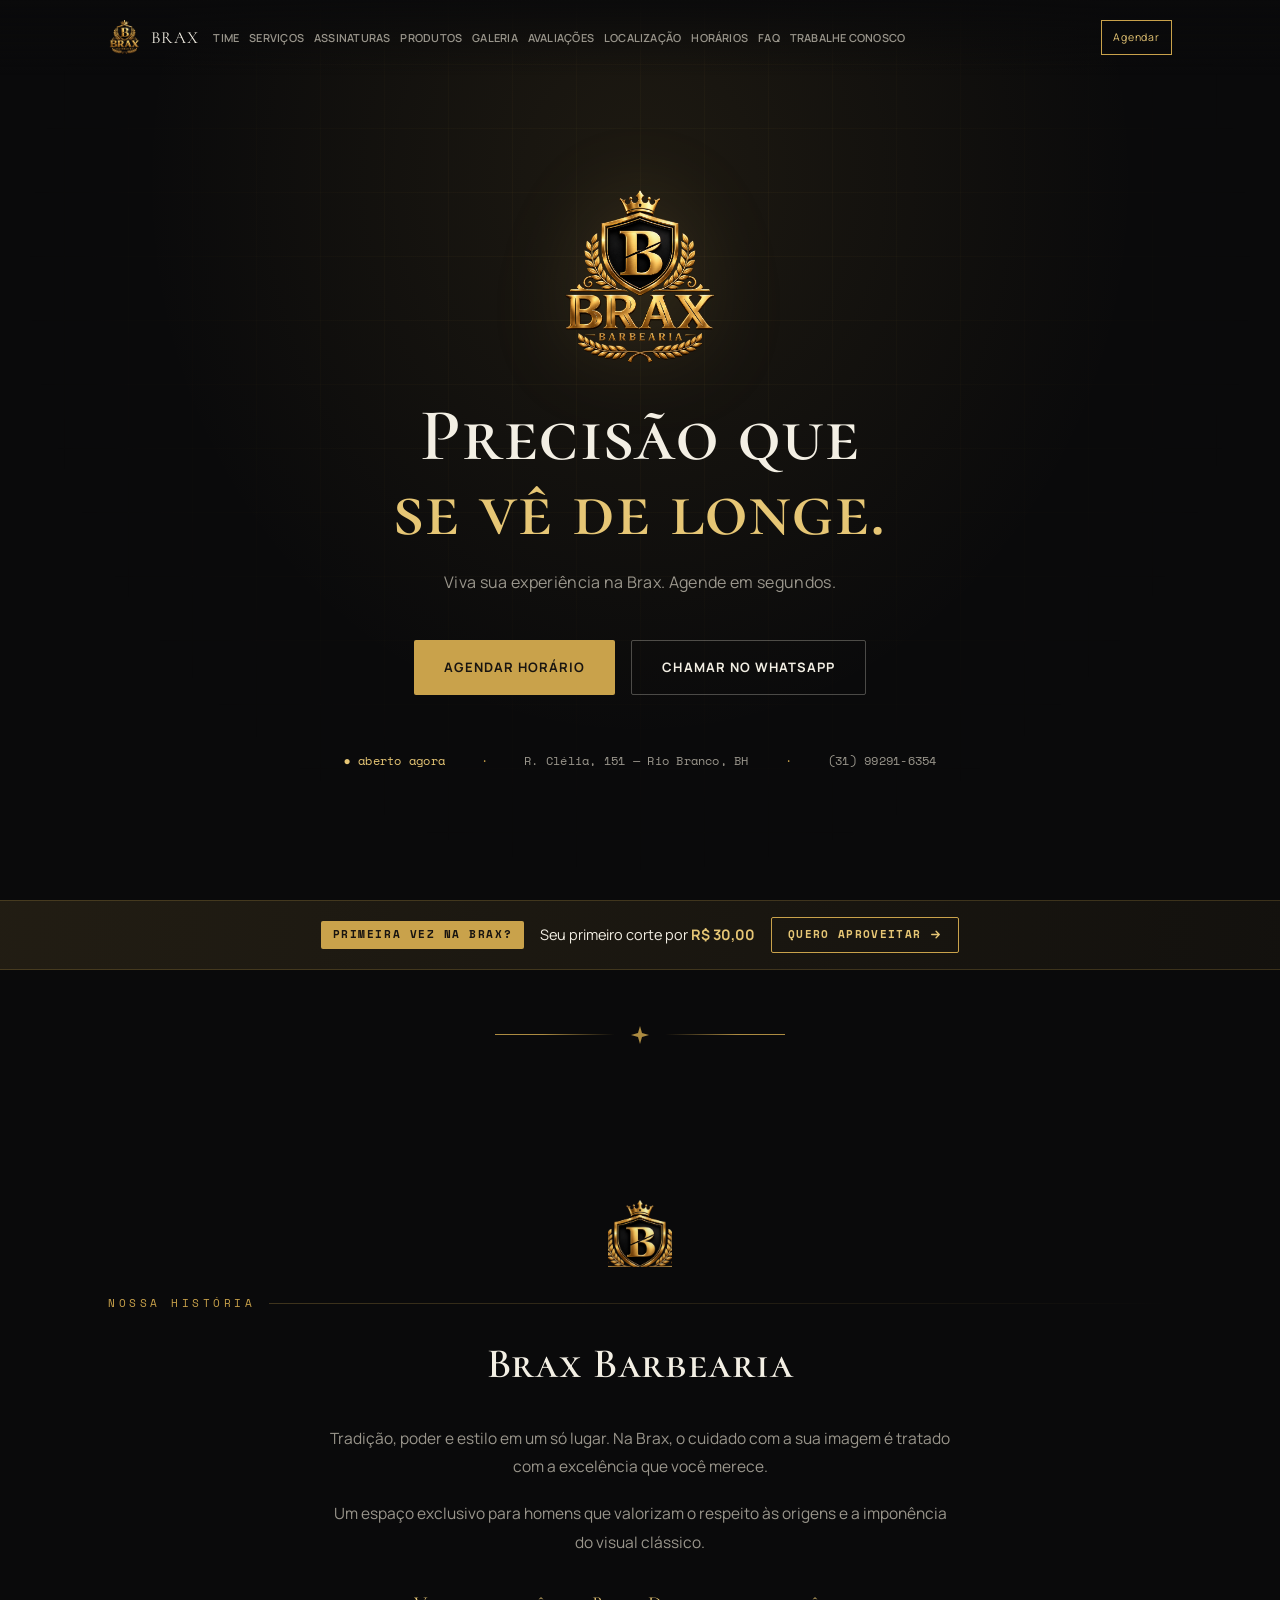
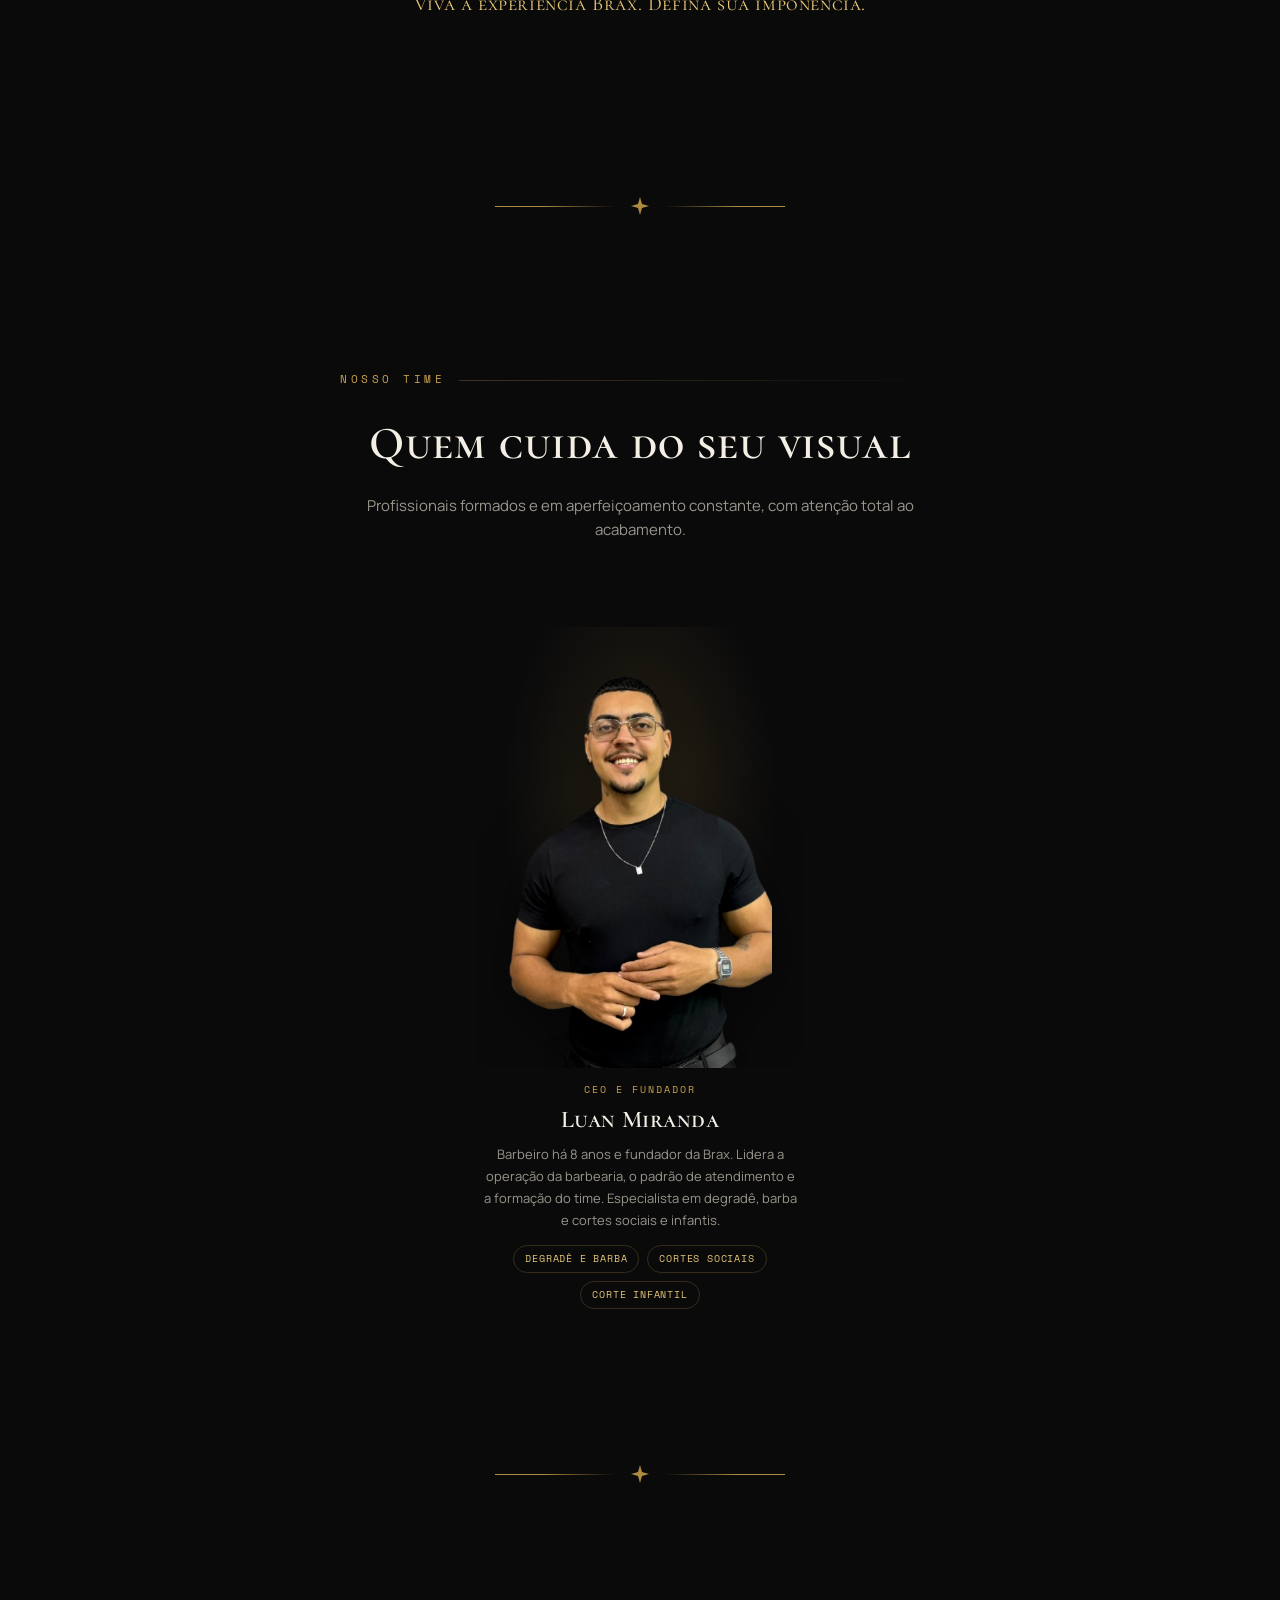
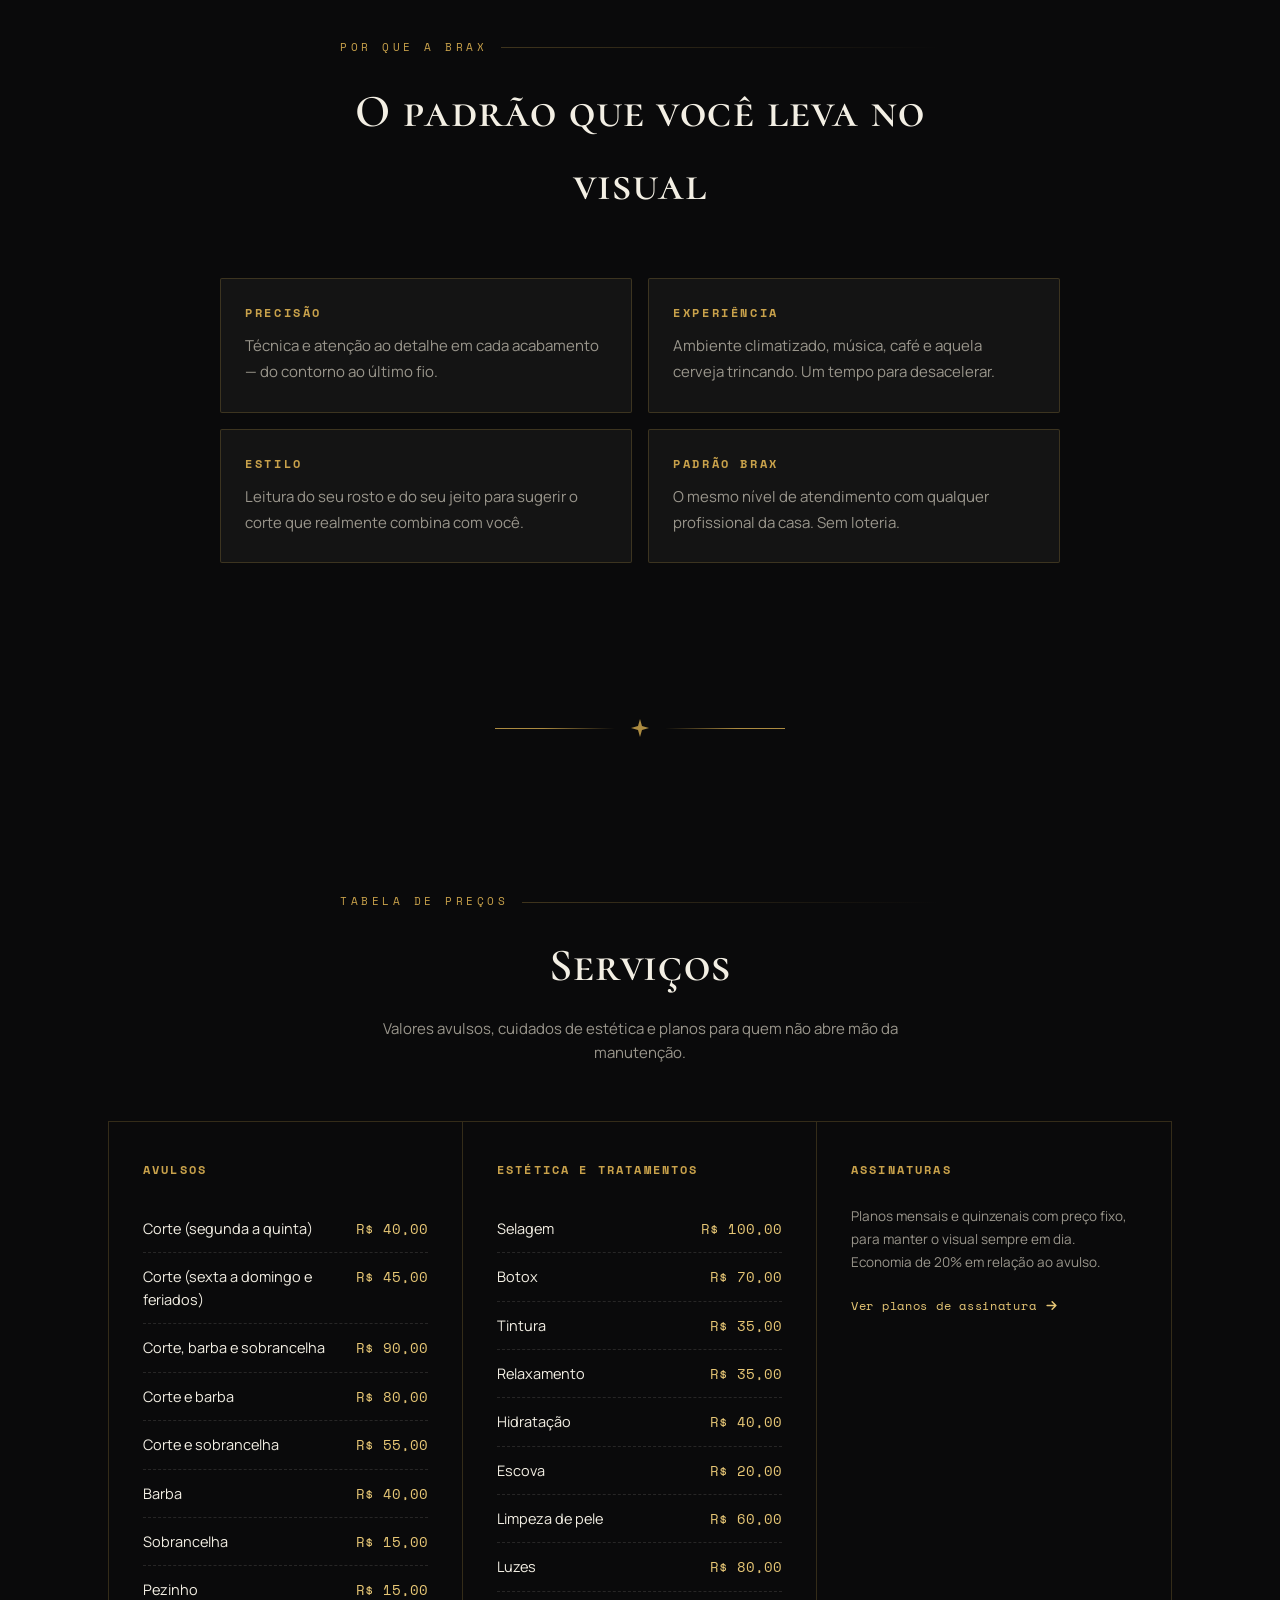
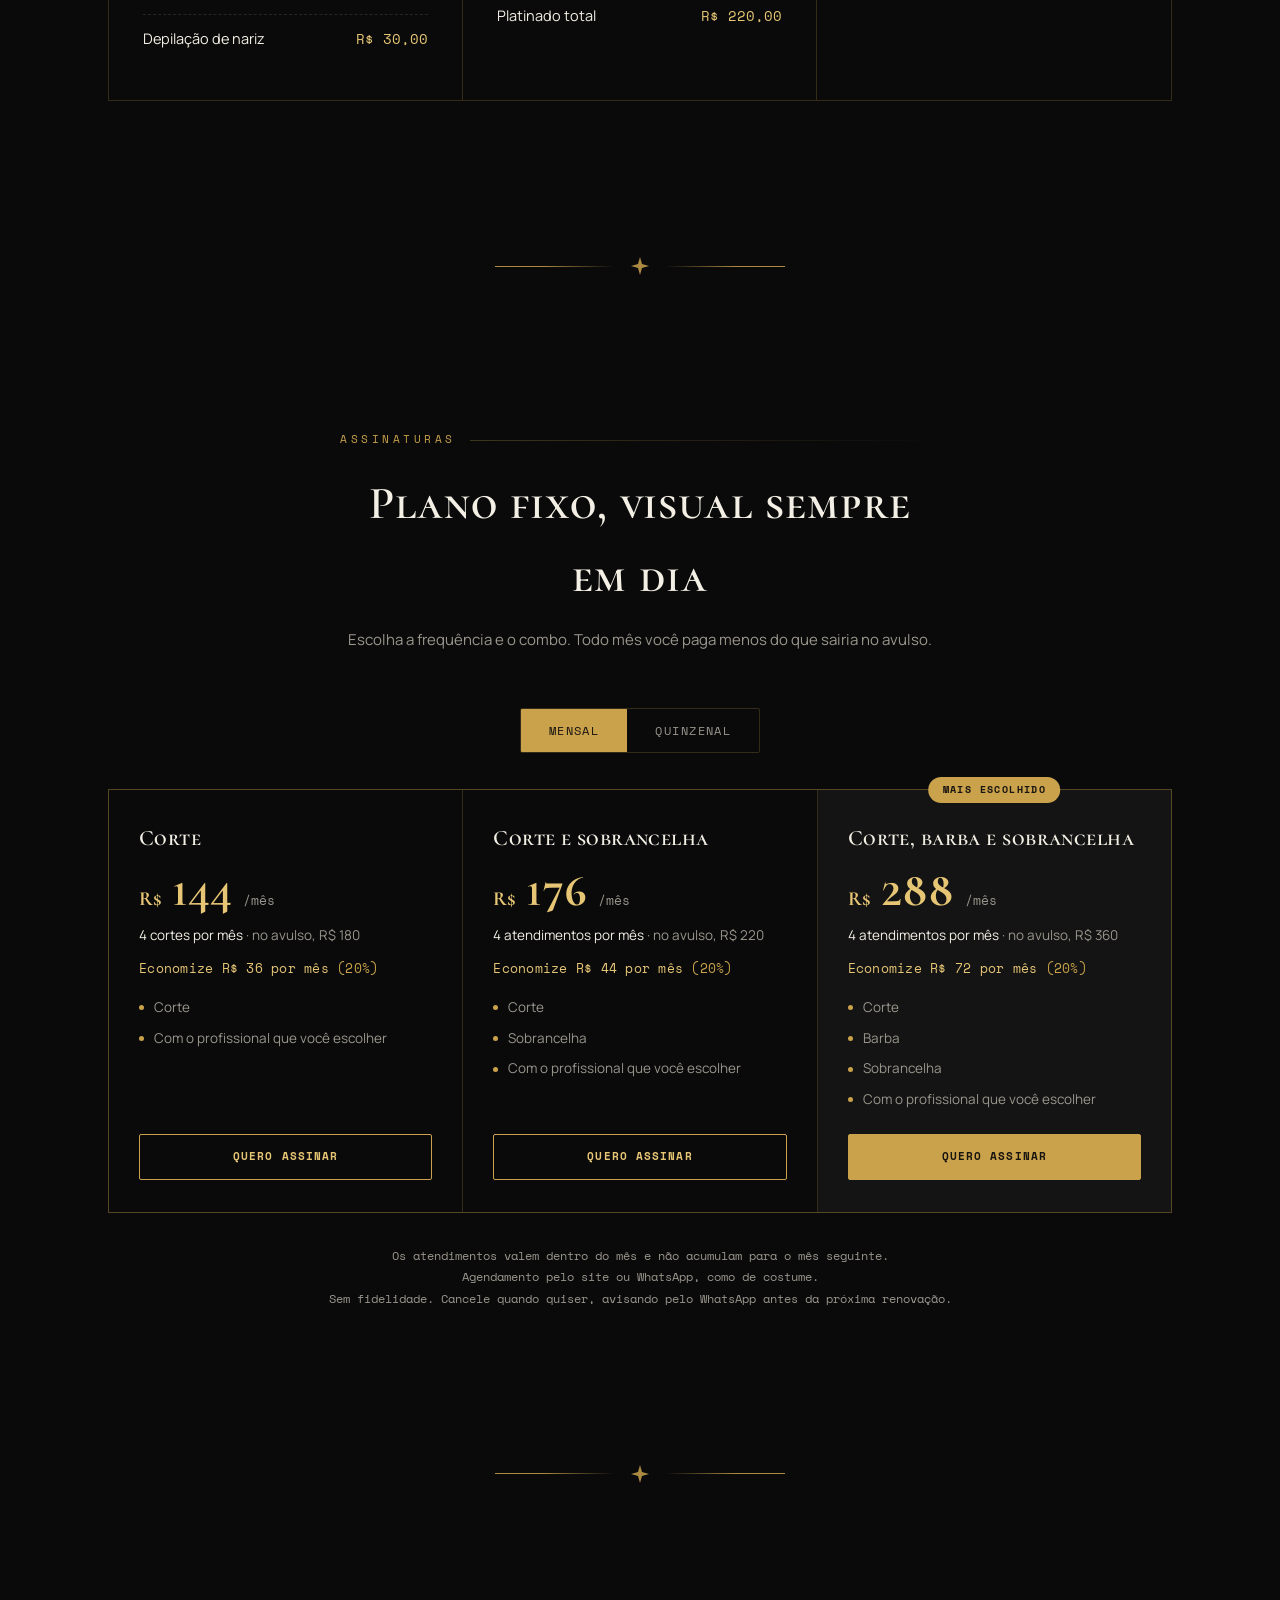
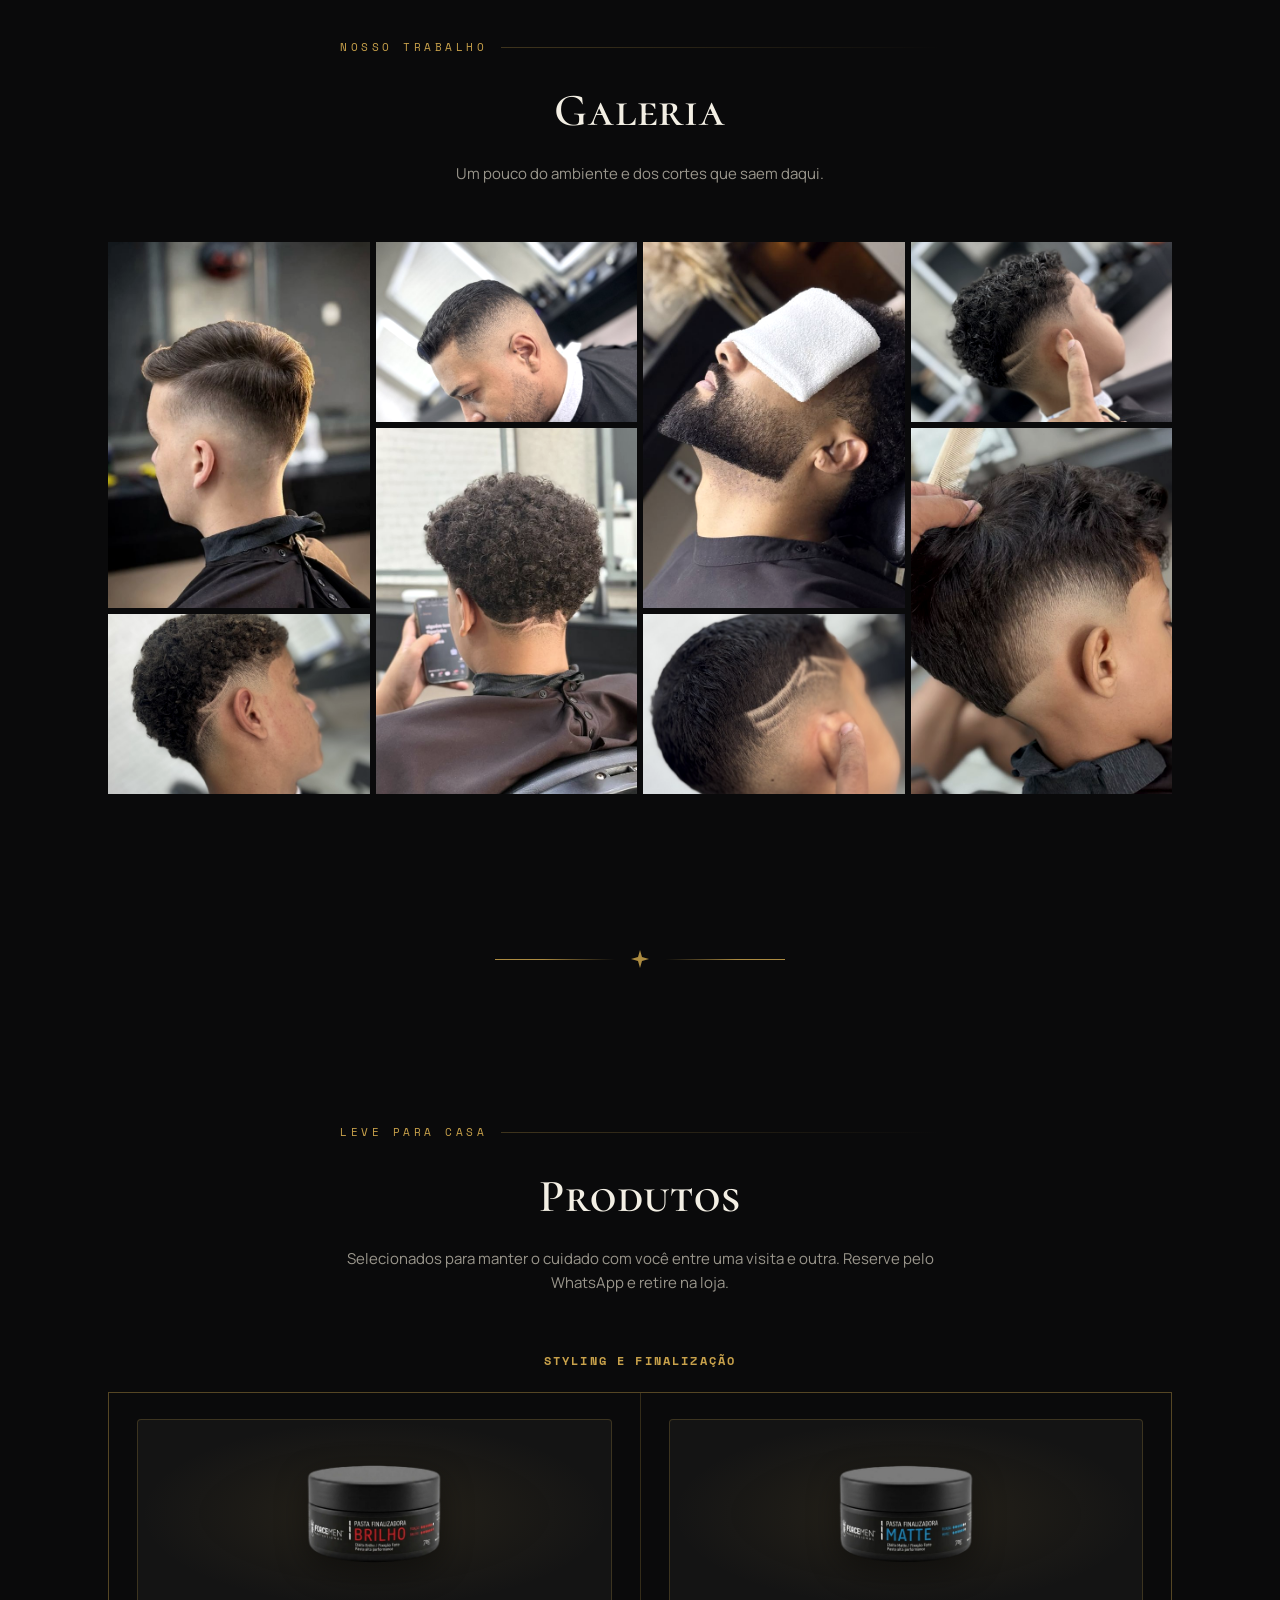
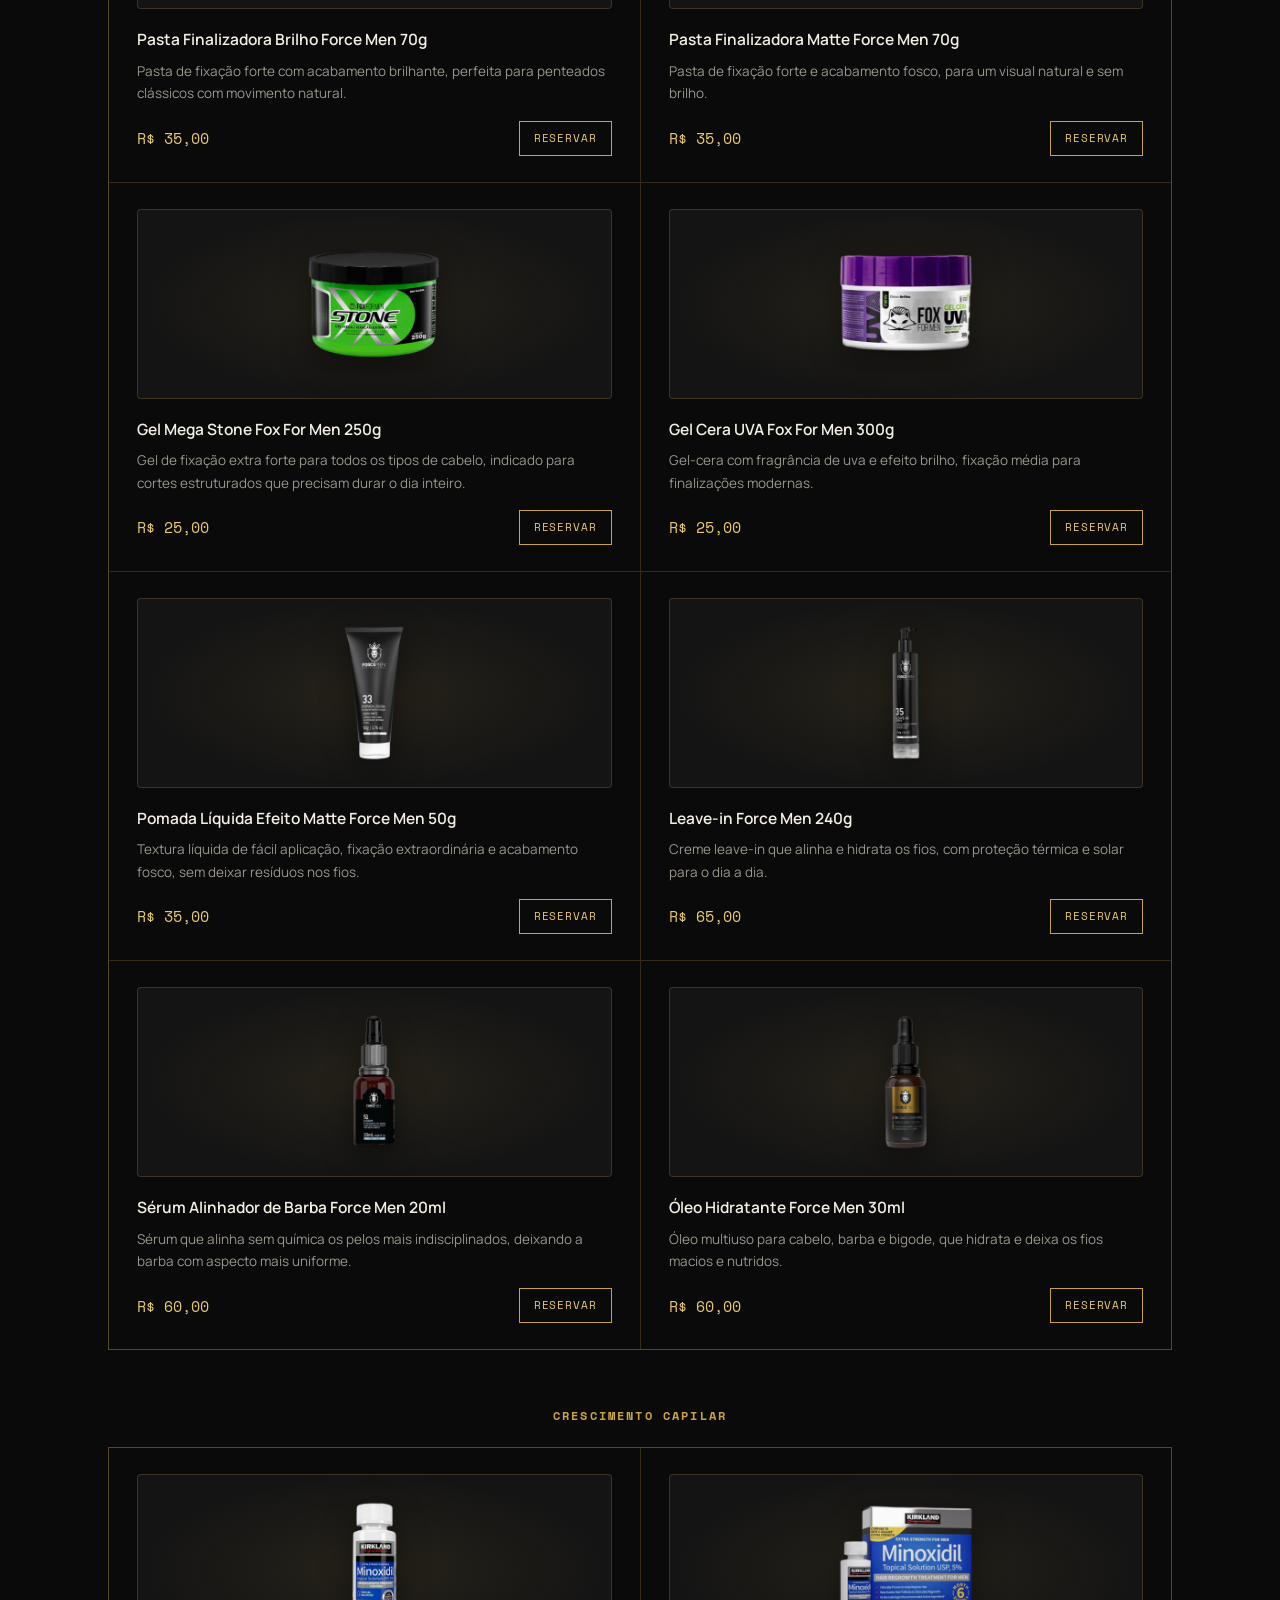
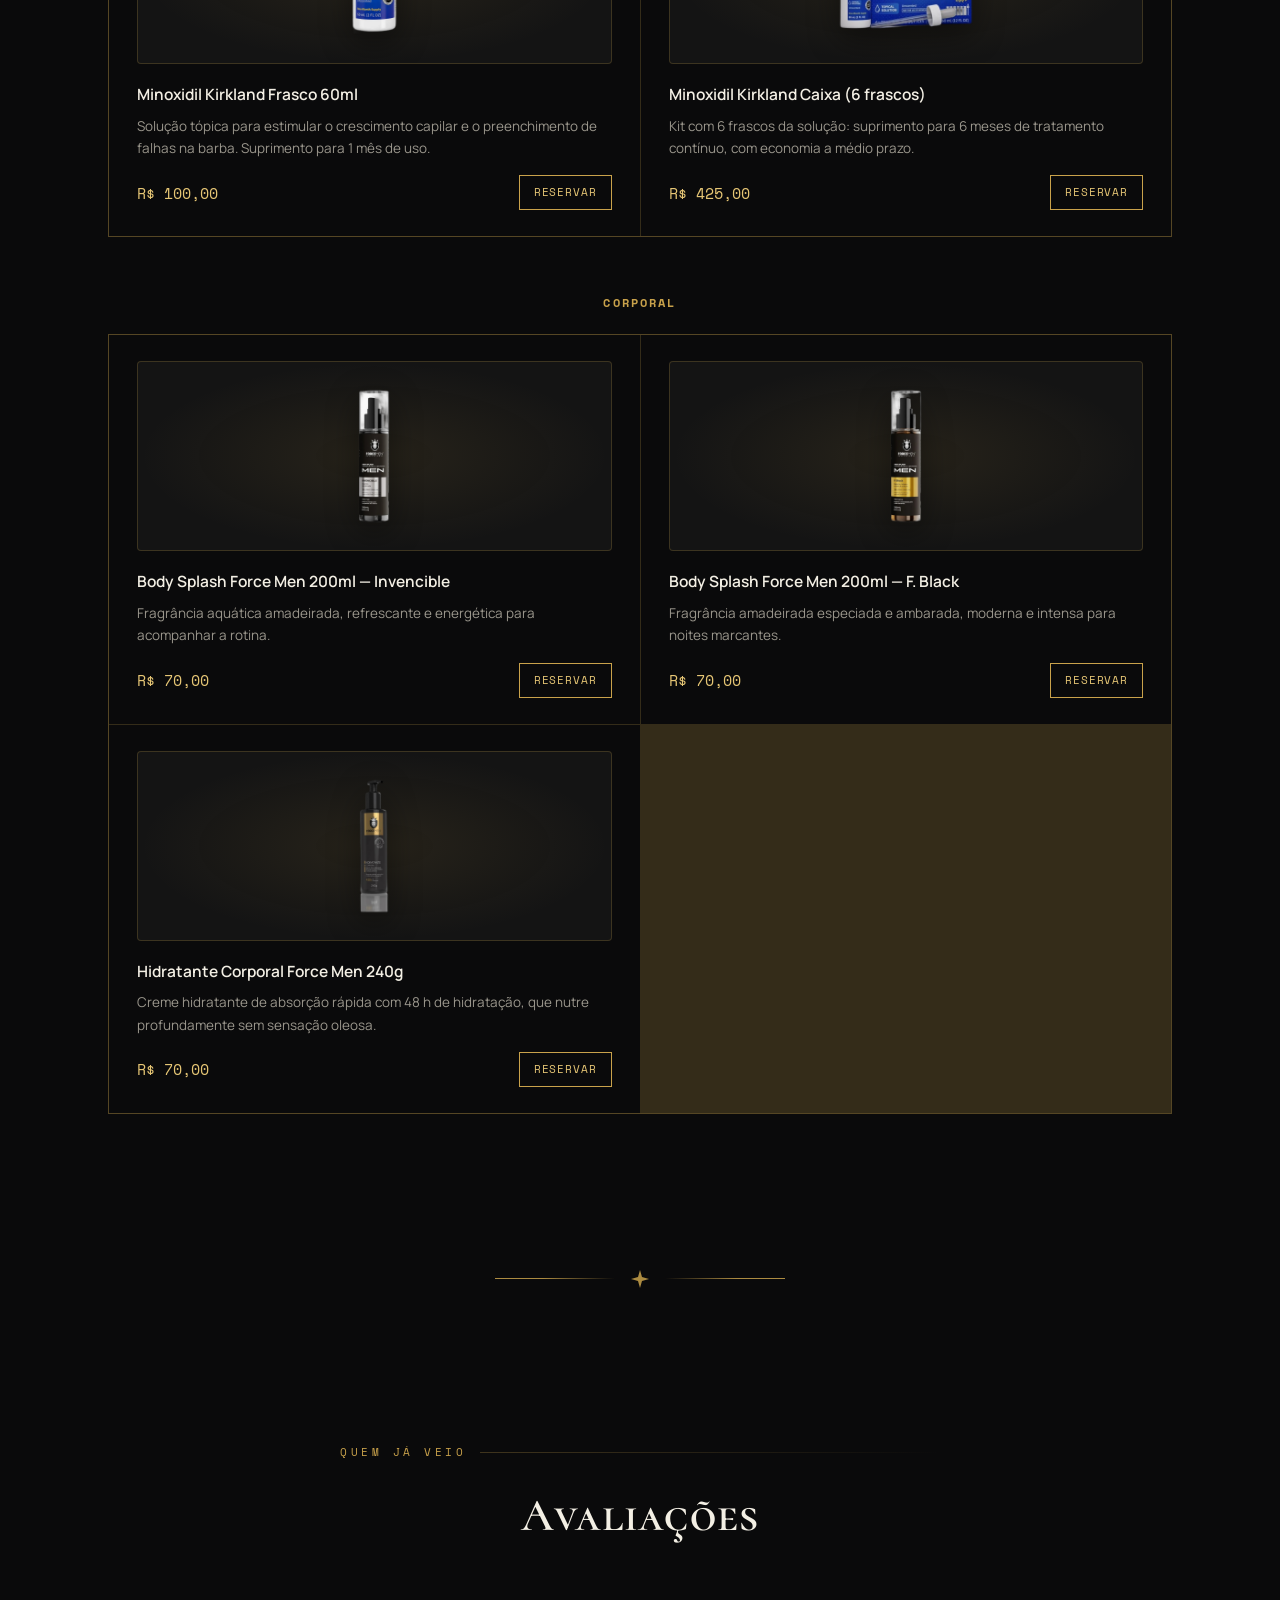
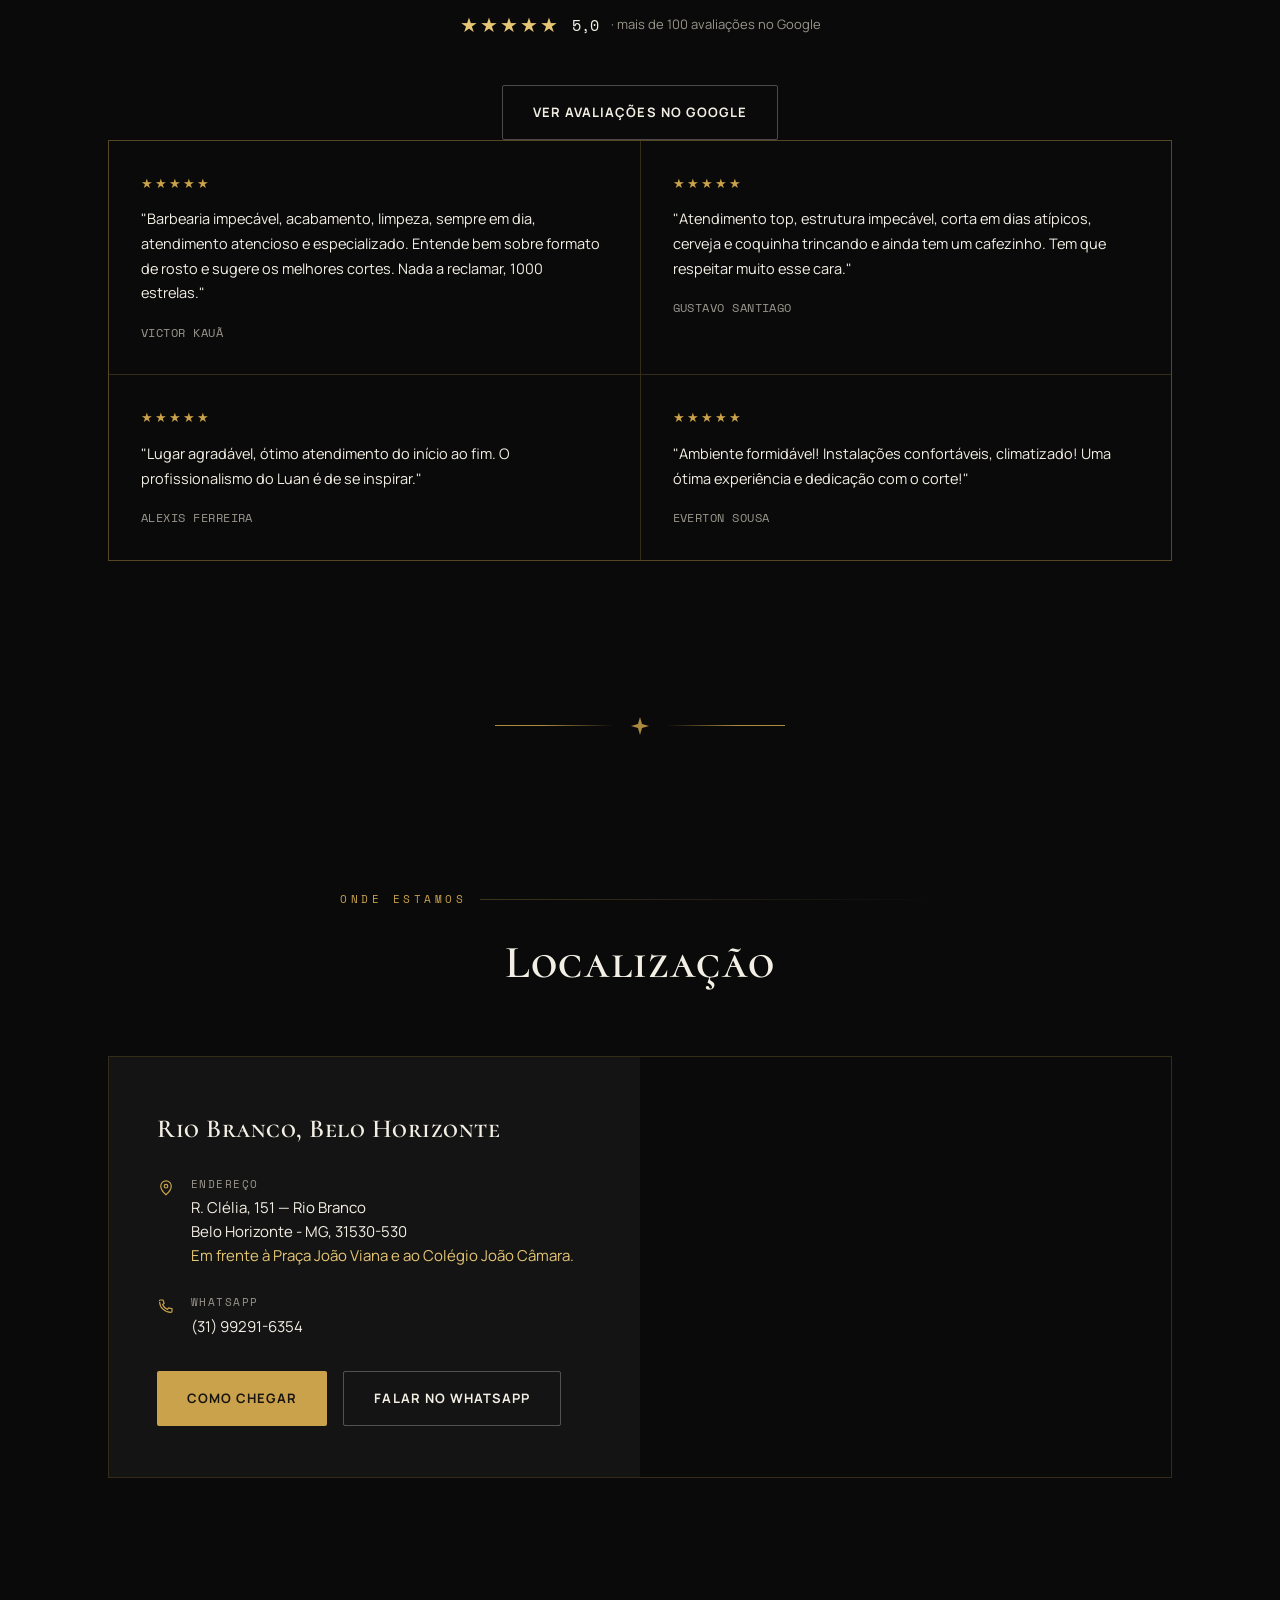
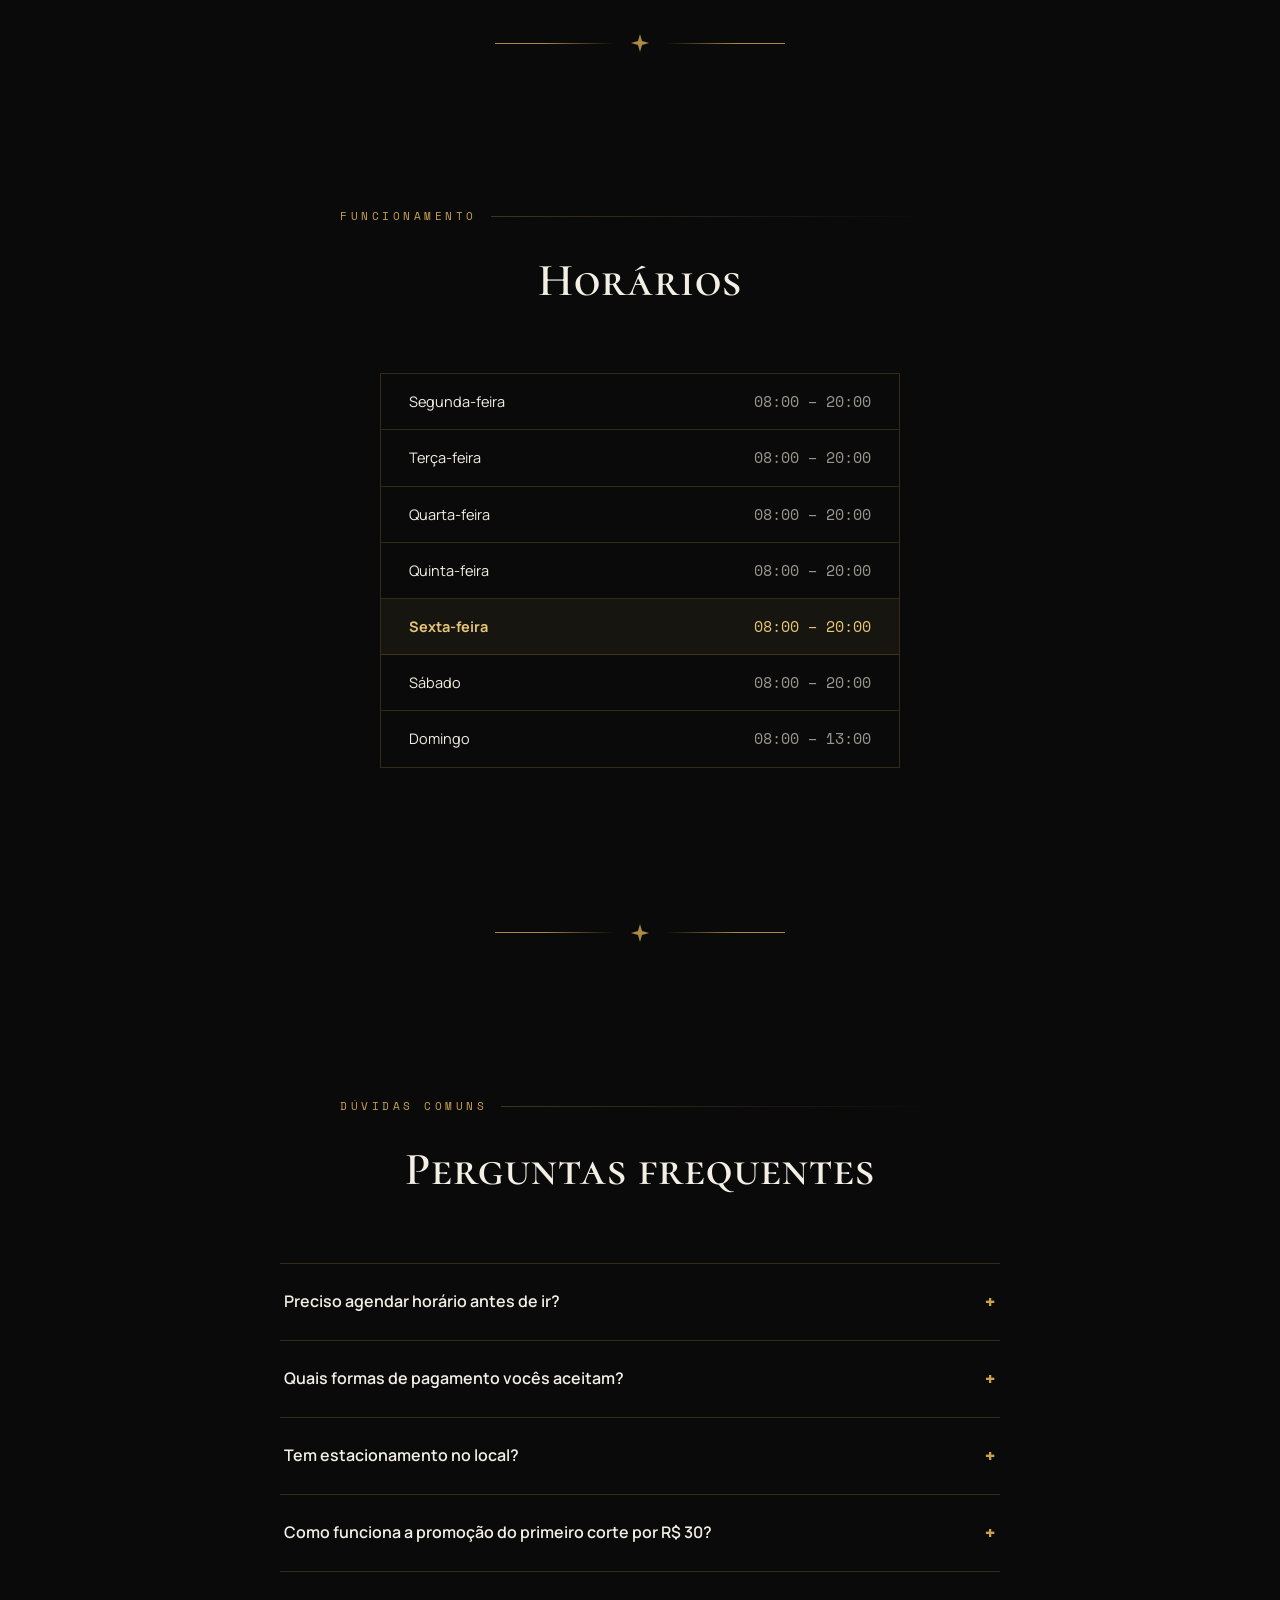
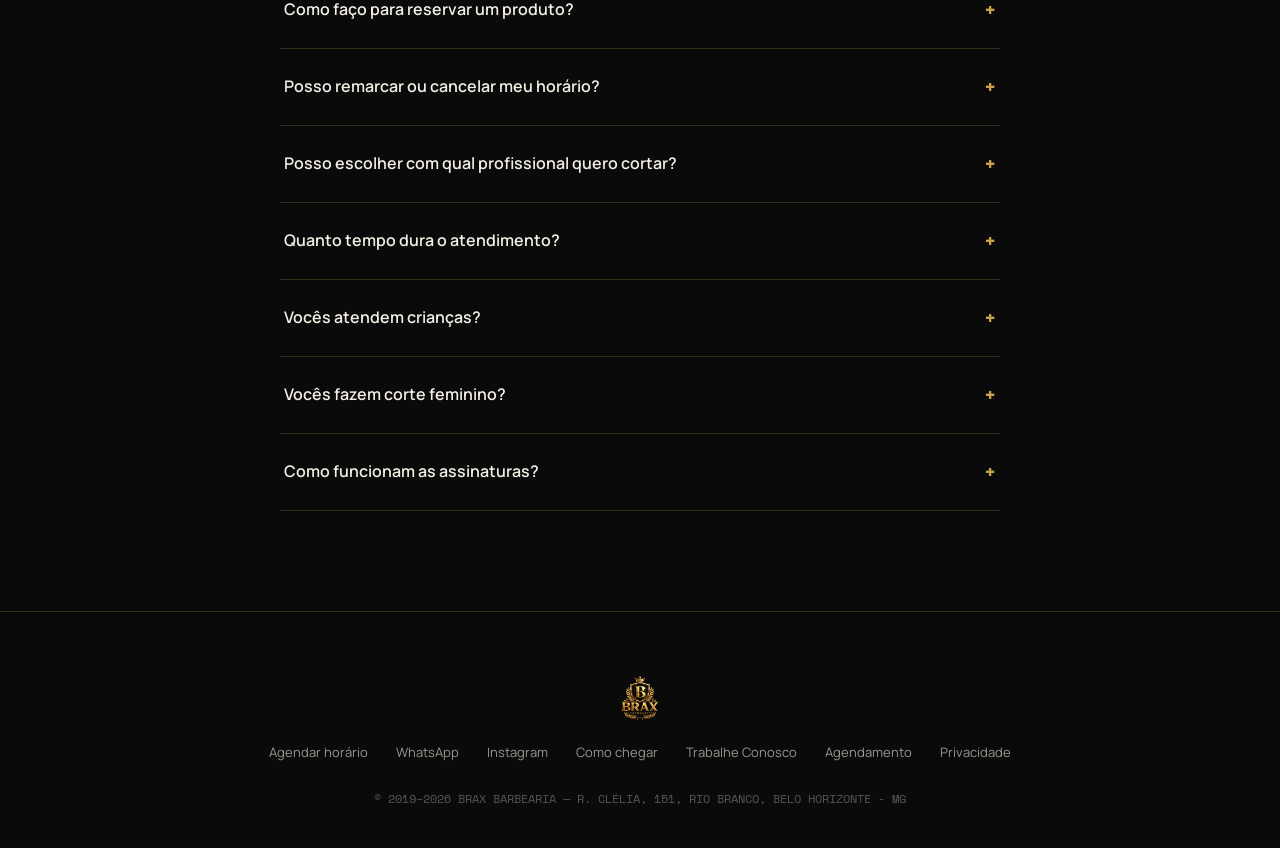
<file: Site Brax/index.html>
<!DOCTYPE html>
<html lang="pt-BR">
<head>
<meta charset="UTF-8">
<meta name="viewport" content="width=device-width, initial-scale=1.0">
<title>Brax Barbearia — Rio Branco, Belo Horizonte</title>
<meta name="description" content="Brax Barbearia. Corte, barba e estética masculina em Belo Horizonte. Agende seu horário.">
<link rel="canonical" href="https://braxbarbearia.com.br/">
<meta name="facebook-domain-verification" content="84pw5rrhfwof38g6x6pf8jnsqj9zh6" />

<!-- Google tag (gtag.js) -->
<script async src="https://www.googletagmanager.com/gtag/js?id=G-MPMCFSD4QN"></script>
<script>
  window.dataLayer = window.dataLayer || [];
  function gtag(){dataLayer.push(arguments);}
  gtag('js', new Date());
  gtag('config', 'G-MPMCFSD4QN');
</script>

<!-- Meta Pixel Code -->
<script>
  !function(f,b,e,v,n,t,s)
  {if(f.fbq)return;n=f.fbq=function(){n.callMethod?
  n.callMethod.apply(n,arguments):n.queue.push(arguments)};
  if(!f._fbq)f._fbq=n;n.push=n;n.loaded=!0;n.version='2.0';
  n.queue=[];t=b.createElement(e);t.async=!0;
  t.src=v;s=b.getElementsByTagName(e)[0];
  s.parentNode.insertBefore(t,s)}(window, document,'script',
  'https://connect.facebook.net/en_US/fbevents.js');
  fbq('init', '4093121740979566');
  fbq('track', 'PageView');
</script>
<noscript><img height="1" width="1" style="display:none"
  src="https://www.facebook.com/tr?id=4093121740979566&ev=PageView&noscript=1"/></noscript>
<!-- End Meta Pixel Code -->

<script type="application/ld+json">
{
  "@context": "https://schema.org",
  "@type": "BarberShop",
  "name": "Brax Barbearia",
  "image": "https://braxbarbearia.com.br/assets/og-image.jpg",
  "url": "https://braxbarbearia.com.br/",
  "telephone": "+5531992916354",
  "priceRange": "R$15 - R$425",
  "currenciesAccepted": "BRL",
  "paymentAccepted": "Dinheiro, Cartão de crédito, Cartão de débito, Pix",
  "address": {
    "@type": "PostalAddress",
    "streetAddress": "R. Clélia, 151",
    "addressLocality": "Belo Horizonte",
    "addressRegion": "MG",
    "postalCode": "31530-530",
    "addressCountry": "BR"
  },
  "geo": {
    "@type": "GeoCoordinates",
    "latitude": -19.820830,
    "longitude": -43.979660
  },
  "hasMap": "https://www.google.com/maps/dir/?api=1&destination=R.%20Cl%C3%A9lia%2C%20151%20-%20Rio%20Branco%2C%20Belo%20Horizonte%20-%20MG%2C%2031530-530",
  "areaServed": [
    { "@type": "City", "name": "Belo Horizonte" },
    { "@type": "AdministrativeArea", "name": "Rio Branco, Venda Nova" }
  ],
  "openingHoursSpecification": [
    {
      "@type": "OpeningHoursSpecification",
      "dayOfWeek": ["Monday","Tuesday","Wednesday","Thursday","Friday","Saturday"],
      "opens": "08:00",
      "closes": "20:00"
    },
    {
      "@type": "OpeningHoursSpecification",
      "dayOfWeek": ["Sunday"],
      "opens": "08:00",
      "closes": "13:00"
    }
  ],
  "hasOfferCatalog": {
    "@type": "OfferCatalog",
    "name": "Serviços",
    "itemListElement": [
      { "@type": "Offer", "priceCurrency": "BRL", "price": "40.00", "itemOffered": { "@type": "Service", "name": "Corte (segunda a quinta)" } },
      { "@type": "Offer", "priceCurrency": "BRL", "price": "45.00", "itemOffered": { "@type": "Service", "name": "Corte (sexta a domingo e feriados)" } },
      { "@type": "Offer", "priceCurrency": "BRL", "price": "40.00", "itemOffered": { "@type": "Service", "name": "Barba" } },
      { "@type": "Offer", "priceCurrency": "BRL", "price": "80.00", "itemOffered": { "@type": "Service", "name": "Corte e barba" } },
      { "@type": "Offer", "priceCurrency": "BRL", "price": "90.00", "itemOffered": { "@type": "Service", "name": "Corte, barba e sobrancelha" } },
      { "@type": "Offer", "priceCurrency": "BRL", "price": "55.00", "itemOffered": { "@type": "Service", "name": "Corte e sobrancelha" } },
      { "@type": "Offer", "priceCurrency": "BRL", "price": "15.00", "itemOffered": { "@type": "Service", "name": "Sobrancelha" } },
      { "@type": "Offer", "priceCurrency": "BRL", "price": "15.00", "itemOffered": { "@type": "Service", "name": "Pezinho" } },
      { "@type": "Offer", "priceCurrency": "BRL", "price": "144.00", "itemOffered": { "@type": "Service", "name": "Assinatura mensal — Corte (4 cortes por mês)" } },
      { "@type": "Offer", "priceCurrency": "BRL", "price": "176.00", "itemOffered": { "@type": "Service", "name": "Assinatura mensal — Corte e sobrancelha (4 atendimentos por mês)" } },
      { "@type": "Offer", "priceCurrency": "BRL", "price": "288.00", "itemOffered": { "@type": "Service", "name": "Assinatura mensal — Corte, barba e sobrancelha (4 atendimentos por mês)" } },
      { "@type": "Offer", "priceCurrency": "BRL", "price": "72.00", "itemOffered": { "@type": "Service", "name": "Assinatura quinzenal — Corte (2 cortes por mês)" } },
      { "@type": "Offer", "priceCurrency": "BRL", "price": "88.00", "itemOffered": { "@type": "Service", "name": "Assinatura quinzenal — Corte e sobrancelha (2 atendimentos por mês)" } },
      { "@type": "Offer", "priceCurrency": "BRL", "price": "144.00", "itemOffered": { "@type": "Service", "name": "Assinatura quinzenal — Corte, barba e sobrancelha (2 atendimentos por mês)" } }
    ]
  },
  "sameAs": [
    "https://instagram.com/braxbarbearia"
  ]
}
</script>

<link rel="icon" type="image/x-icon" href="assets/favicon.ico">
<link rel="icon" type="image/png" sizes="32x32" href="assets/favicon-32.png">
<link rel="icon" type="image/png" sizes="192x192" href="assets/favicon-192.png">
<link rel="apple-touch-icon" sizes="180x180" href="assets/apple-touch-icon.png">

<meta property="og:type" content="website">
<meta property="og:url" content="https://braxbarbearia.com.br/">
<meta property="og:title" content="Brax Barbearia — Rio Branco, Belo Horizonte">
<meta property="og:description" content="Corte, barba e cuidado masculino na Rio Branco, BH. Agende em segundos.">
<meta property="og:image" content="https://braxbarbearia.com.br/assets/og-image.jpg">
<meta property="og:image:width" content="1200">
<meta property="og:image:height" content="630">
<meta property="og:locale" content="pt_BR">

<meta name="twitter:card" content="summary_large_image">
<meta name="twitter:title" content="Brax Barbearia — Rio Branco, Belo Horizonte">
<meta name="twitter:description" content="Corte, barba e cuidado masculino na Rio Branco, BH. Agende em segundos.">
<meta name="twitter:image" content="https://braxbarbearia.com.br/assets/og-image.jpg">

<link rel="preconnect" href="https://fonts.googleapis.com">
<link rel="preconnect" href="https://fonts.gstatic.com" crossorigin>
<link href="https://fonts.googleapis.com/css2?family=Cormorant+SC:wght@500;600;700&family=Manrope:wght@400;500;600;700&family=Space+Mono:wght@400;700&display=swap" rel="stylesheet">
<link rel="stylesheet" href="assets/styles.css">
</head>
<body>

<header id="siteHeader">
  <div class="wrap">
    <nav>
      <a href="#top" class="brand-mark">
        <img src="assets/logo.png" alt="Brax Barbearia">
        <span>BRAX</span>
      </a>
      <div class="nav-links">
        <a href="#time">Time</a>
        <a href="#servicos">Serviços</a>
        <a href="#assinaturas">Assinaturas</a>
        <a href="#produtos">Produtos</a>
        <a href="#galeria">Galeria</a>
        <a href="#depoimentos">Avaliações</a>
        <a href="#localizacao">Localização</a>
        <a href="#horarios">Horários</a>
        <a href="#faq">FAQ</a>
        <a href="trabalhe-conosco.html">Trabalhe Conosco</a>
      </div>
      <div class="nav-actions">
        <a href="https://instagram.com/braxbarbearia" target="_blank" rel="noopener" aria-label="Instagram" class="icon-btn">
          <svg width="19" height="19" viewBox="0 0 24 24" fill="none" stroke="currentColor" stroke-width="1.8"><rect x="3" y="3" width="18" height="18" rx="5"/><circle cx="12" cy="12" r="4"/><circle cx="17.5" cy="6.5" r="1"/></svg>
        </a>
        <a class="btn-nav" href="https://chat.inbarberapp.com/Braxbarbearia" target="_blank" rel="noopener">Agendar</a>
      </div>
      <button class="nav-toggle" id="navToggle" type="button" aria-label="Abrir menu" aria-expanded="false" aria-controls="mobileNav">
        <span></span><span></span><span></span>
      </button>
    </nav>
  </div>
</header>

<div class="mobile-nav" id="mobileNav" aria-hidden="true">
  <nav class="mobile-nav-inner" aria-label="Menu">
    <p class="eyebrow">Navegação</p>
    <a href="#time">Nosso time</a>
    <a href="#servicos">Serviços</a>
    <a href="#assinaturas">Assinaturas</a>
    <a href="#produtos">Produtos</a>
    <a href="#galeria">Galeria</a>
    <a href="#depoimentos">Avaliações</a>
    <a href="#localizacao">Localização</a>
    <a href="#horarios">Horários</a>
    <a href="#faq">FAQ</a>
    <a href="trabalhe-conosco.html">Trabalhe Conosco</a>
    <div class="mobile-nav-actions">
      <a class="btn btn-primary" href="https://chat.inbarberapp.com/Braxbarbearia" target="_blank" rel="noopener">Agendar horário</a>
      <a class="btn btn-ghost" href="https://instagram.com/braxbarbearia" target="_blank" rel="noopener">Instagram</a>
    </div>
  </nav>
</div>

<main id="top">

  <section class="hero">
    <img src="assets/logo.png" alt="Brax Barbearia" class="hero-logo">
    <h1>Precisão que<br><em>se vê de longe.</em></h1>
    <p class="tag">Viva sua experiência na Brax. Agende em segundos.</p>
    <div class="cta-row">
      <a class="btn btn-primary" href="https://chat.inbarberapp.com/Braxbarbearia" target="_blank" rel="noopener">Agendar horário</a>
      <a class="btn btn-ghost" href="https://wa.me/5531992916354?text=Ol%C3%A1!%20Gostaria%20de%20agendar%20um%20hor%C3%A1rio%20na%20Brax%20Barbearia." target="_blank" rel="noopener">Chamar no WhatsApp</a>
    </div>
    <div class="hero-meta">
      <span id="status-pill" class="mono">●&nbsp; verificando horário…</span>
      <span class="dot">·</span>
      <span>R. Clélia, 151 — Rio Branco, BH</span>
      <span class="dot">·</span>
      <span>(31) 99291-6354</span>
    </div>
  </section>

  <a class="promo-banner" href="/promo/">
    <div class="wrap inner">
      <span class="badge">Primeira vez na Brax?</span>
      <p>Seu primeiro corte por <strong>R$ 30,00</strong></p>
      <span class="promo-cta">Quero aproveitar
        <svg viewBox="0 0 24 24" fill="none" stroke="currentColor" stroke-width="2.4" stroke-linecap="round" stroke-linejoin="round"><path d="M5 12h14M13 6l6 6-6 6"/></svg>
      </span>
    </div>
  </a>

  <div class="wrap">
    <div class="divider">
      <div class="rule left"></div>
      <svg width="18" height="18" viewBox="0 0 18 18" fill="none"><path d="M9 0L11 7L18 9L11 11L9 18L7 11L0 9L7 7L9 0Z" fill="#c9a24b"/></svg>
      <div class="rule"></div>
    </div>
  </div>

  <section id="sobre">
    <div class="wrap about-section reveal">
      <img src="assets/emblem.png" alt="" class="crest">
      <div class="eyebrow" style="justify-content:center;"><span>Nossa história</span></div>
      <h2>Brax Barbearia</h2>
      <p>Tradição, poder e estilo em um só lugar. Na Brax, o cuidado com a sua imagem é tratado com a excelência que você merece.</p>
      <p>Um espaço exclusivo para homens que valorizam o respeito às origens e a imponência do visual clássico.</p>
      <p class="closing">Viva a experiência Brax. Defina sua imponência.</p>
    </div>
  </section>

  <div class="wrap">
    <div class="divider">
      <div class="rule left"></div>
      <svg width="18" height="18" viewBox="0 0 18 18" fill="none"><path d="M9 0L11 7L18 9L11 11L9 18L7 11L0 9L7 7L9 0Z" fill="#c9a24b"/></svg>
      <div class="rule"></div>
    </div>
  </div>

  <section id="time">
    <div class="wrap">
      <div class="section-head reveal">
        <div class="eyebrow" style="justify-content:center;"><span>Nosso time</span></div>
        <h2>Quem cuida do seu visual</h2>
        <p>Profissionais formados e em aperfeiçoamento constante, com atenção total ao acabamento.</p>
      </div>

      <div class="team-grid reveal">
        <article class="team-card">
          <div class="team-photo">
            <img src="assets/time-luan.png" alt="Luan Miranda, fundador e barbeiro da Brax Barbearia" loading="lazy">
          </div>
          <div class="team-info">
            <span class="team-role mono">CEO e fundador</span>
            <h3>Luan Miranda</h3>
            <p>Barbeiro há 8 anos e fundador da Brax. Lidera a operação da barbearia, o padrão de atendimento e a formação do time. Especialista em degradê, barba e cortes sociais e infantis.</p>
            <div class="team-tags">
              <span>Degradê e barba</span>
              <span>Cortes sociais</span>
              <span>Corte infantil</span>
            </div>
          </div>
        </article>
      </div>
    </div>
  </section>

  <div class="wrap">
    <div class="divider">
      <div class="rule left"></div>
      <svg width="18" height="18" viewBox="0 0 18 18" fill="none"><path d="M9 0L11 7L18 9L11 11L9 18L7 11L0 9L7 7L9 0Z" fill="#c9a24b"/></svg>
      <div class="rule"></div>
    </div>
  </div>

  <section id="porque">
    <div class="wrap">
      <div class="section-head reveal">
        <div class="eyebrow" style="justify-content:center;"><span>Por que a Brax</span></div>
        <h2>O padrão que você leva no visual</h2>
      </div>
      <div class="pillars reveal">
        <div class="pillar">
          <span class="pillar-label mono">Precisão</span>
          <p>Técnica e atenção ao detalhe em cada acabamento — do contorno ao último fio.</p>
        </div>
        <div class="pillar">
          <span class="pillar-label mono">Experiência</span>
          <p>Ambiente climatizado, música, café e aquela cerveja trincando. Um tempo para desacelerar.</p>
        </div>
        <div class="pillar">
          <span class="pillar-label mono">Estilo</span>
          <p>Leitura do seu rosto e do seu jeito para sugerir o corte que realmente combina com você.</p>
        </div>
        <div class="pillar">
          <span class="pillar-label mono">Padrão Brax</span>
          <p>O mesmo nível de atendimento com qualquer profissional da casa. Sem loteria.</p>
        </div>
      </div>
    </div>
  </section>

  <div class="wrap">
    <div class="divider">
      <div class="rule left"></div>
      <svg width="18" height="18" viewBox="0 0 18 18" fill="none"><path d="M9 0L11 7L18 9L11 11L9 18L7 11L0 9L7 7L9 0Z" fill="#c9a24b"/></svg>
      <div class="rule"></div>
    </div>
  </div>

  <section id="servicos">
    <div class="wrap">
      <div class="section-head reveal">
        <div class="eyebrow" style="justify-content:center;"><span>Tabela de preços</span></div>
        <h2>Serviços</h2>
        <p>Valores avulsos, cuidados de estética e planos para quem não abre mão da manutenção.</p>
      </div>

      <div class="services-grid reveal">
        <div class="service-group">
          <h3>Avulsos</h3>
          <div class="service-row"><span class="name">Corte (segunda a quinta)</span><span class="price">R$ 40,00</span></div>
          <div class="service-row"><span class="name">Corte (sexta a domingo e feriados)</span><span class="price">R$ 45,00</span></div>
          <div class="service-row"><span class="name">Corte, barba e sobrancelha</span><span class="price">R$ 90,00</span></div>
          <div class="service-row"><span class="name">Corte e barba</span><span class="price">R$ 80,00</span></div>
          <div class="service-row"><span class="name">Corte e sobrancelha</span><span class="price">R$ 55,00</span></div>
          <div class="service-row"><span class="name">Barba</span><span class="price">R$ 40,00</span></div>
          <div class="service-row"><span class="name">Sobrancelha</span><span class="price">R$ 15,00</span></div>
          <div class="service-row"><span class="name">Pezinho</span><span class="price">R$ 15,00</span></div>
          <div class="service-row"><span class="name">Depilação de nariz</span><span class="price">R$ 30,00</span></div>
        </div>

        <div class="service-group">
          <h3>Estética e tratamentos</h3>
          <div class="service-row"><span class="name">Selagem</span><span class="price">R$ 100,00</span></div>
          <div class="service-row"><span class="name">Botox</span><span class="price">R$ 70,00</span></div>
          <div class="service-row"><span class="name">Tintura</span><span class="price">R$ 35,00</span></div>
          <div class="service-row"><span class="name">Relaxamento</span><span class="price">R$ 35,00</span></div>
          <div class="service-row"><span class="name">Hidratação</span><span class="price">R$ 40,00</span></div>
          <div class="service-row"><span class="name">Escova</span><span class="price">R$ 20,00</span></div>
          <div class="service-row"><span class="name">Limpeza de pele</span><span class="price">R$ 60,00</span></div>
          <div class="service-row"><span class="name">Luzes</span><span class="price">R$ 80,00</span></div>
          <div class="service-row"><span class="name">Platinado total</span><span class="price">R$ 220,00</span></div>
        </div>

        <div class="service-group">
          <h3>Assinaturas</h3>
          <p class="svc-sub-note">Planos mensais e quinzenais com preço fixo, para manter o visual sempre em dia. Economia de 20% em relação ao avulso.</p>
          <a class="svc-sub-link" href="#assinaturas">Ver planos de assinatura
            <svg width="15" height="15" viewBox="0 0 24 24" fill="none" stroke="currentColor" stroke-width="2.4" stroke-linecap="round" stroke-linejoin="round"><path d="M5 12h14M13 6l6 6-6 6"/></svg>
          </a>
        </div>
      </div>
    </div>
  </section>

  <div class="wrap">
    <div class="divider">
      <div class="rule left"></div>
      <svg width="18" height="18" viewBox="0 0 18 18" fill="none"><path d="M9 0L11 7L18 9L11 11L9 18L7 11L0 9L7 7L9 0Z" fill="#c9a24b"/></svg>
      <div class="rule"></div>
    </div>
  </div>

  <section id="assinaturas">
    <div class="wrap">
      <div class="section-head reveal">
        <div class="eyebrow" style="justify-content:center;"><span>Assinaturas</span></div>
        <h2>Plano fixo, visual sempre em dia</h2>
        <p>Escolha a frequência e o combo. Todo mês você paga menos do que sairia no avulso.</p>
      </div>

      <input class="sub-radio" type="radio" name="subfreq" id="freq-mensal" checked>
      <input class="sub-radio" type="radio" name="subfreq" id="freq-quinzenal">
      <div class="sub-toggle reveal">
        <label for="freq-mensal" class="sub-tab">Mensal</label>
        <label for="freq-quinzenal" class="sub-tab">Quinzenal</label>
      </div>

      <div class="sub-grid" id="subMensal">
        <article class="sub-card">
          <h3 class="sub-name">Corte</h3>
          <div class="sub-price"><span class="cur">R$</span> 144 <span class="per">/mês</span></div>
          <p class="sub-count">4 cortes por mês <span>· no avulso, R$ 180</span></p>
          <p class="sub-save">Economize R$ 36 por mês <span>(20%)</span></p>
          <ul class="sub-incl">
            <li>Corte</li>
            <li>Com o profissional que você escolher</li>
          </ul>
          <a class="sub-btn" target="_blank" rel="noopener" href="https://wa.me/5531992916354?text=Ol%C3%A1%21%20Quero%20assinar%20o%20plano%20mensal%20%C2%B7%20Corte%20%28R%24%20144%2Fm%C3%AAs%29.">Quero assinar</a>
        </article>

        <article class="sub-card">
          <h3 class="sub-name">Corte e sobrancelha</h3>
          <div class="sub-price"><span class="cur">R$</span> 176 <span class="per">/mês</span></div>
          <p class="sub-count">4 atendimentos por mês <span>· no avulso, R$ 220</span></p>
          <p class="sub-save">Economize R$ 44 por mês <span>(20%)</span></p>
          <ul class="sub-incl">
            <li>Corte</li>
            <li>Sobrancelha</li>
            <li>Com o profissional que você escolher</li>
          </ul>
          <a class="sub-btn" target="_blank" rel="noopener" href="https://wa.me/5531992916354?text=Ol%C3%A1%21%20Quero%20assinar%20o%20plano%20mensal%20%C2%B7%20Corte%20e%20sobrancelha%20%28R%24%20176%2Fm%C3%AAs%29.">Quero assinar</a>
        </article>

        <article class="sub-card featured">
          <span class="sub-badge">Mais escolhido</span>
          <h3 class="sub-name">Corte, barba e sobrancelha</h3>
          <div class="sub-price"><span class="cur">R$</span> 288 <span class="per">/mês</span></div>
          <p class="sub-count">4 atendimentos por mês <span>· no avulso, R$ 360</span></p>
          <p class="sub-save">Economize R$ 72 por mês <span>(20%)</span></p>
          <ul class="sub-incl">
            <li>Corte</li>
            <li>Barba</li>
            <li>Sobrancelha</li>
            <li>Com o profissional que você escolher</li>
          </ul>
          <a class="sub-btn" target="_blank" rel="noopener" href="https://wa.me/5531992916354?text=Ol%C3%A1%21%20Quero%20assinar%20o%20plano%20mensal%20%C2%B7%20Corte%2C%20barba%20e%20sobrancelha%20%28R%24%20288%2Fm%C3%AAs%29.">Quero assinar</a>
        </article>
      </div>

      <div class="sub-grid" id="subQuinzenal">
        <article class="sub-card">
          <h3 class="sub-name">Corte</h3>
          <div class="sub-price"><span class="cur">R$</span> 72 <span class="per">/mês</span></div>
          <p class="sub-count">2 cortes por mês <span>· no avulso, R$ 90</span></p>
          <p class="sub-save">Economize R$ 18 por mês <span>(20%)</span></p>
          <ul class="sub-incl">
            <li>Corte</li>
            <li>Com o profissional que você escolher</li>
          </ul>
          <a class="sub-btn" target="_blank" rel="noopener" href="https://wa.me/5531992916354?text=Ol%C3%A1%21%20Quero%20assinar%20o%20plano%20quinzenal%20%C2%B7%20Corte%20%28R%24%2072%2Fm%C3%AAs%29.">Quero assinar</a>
        </article>

        <article class="sub-card">
          <h3 class="sub-name">Corte e sobrancelha</h3>
          <div class="sub-price"><span class="cur">R$</span> 88 <span class="per">/mês</span></div>
          <p class="sub-count">2 atendimentos por mês <span>· no avulso, R$ 110</span></p>
          <p class="sub-save">Economize R$ 22 por mês <span>(20%)</span></p>
          <ul class="sub-incl">
            <li>Corte</li>
            <li>Sobrancelha</li>
            <li>Com o profissional que você escolher</li>
          </ul>
          <a class="sub-btn" target="_blank" rel="noopener" href="https://wa.me/5531992916354?text=Ol%C3%A1%21%20Quero%20assinar%20o%20plano%20quinzenal%20%C2%B7%20Corte%20e%20sobrancelha%20%28R%24%2088%2Fm%C3%AAs%29.">Quero assinar</a>
        </article>

        <article class="sub-card">
          <h3 class="sub-name">Corte, barba e sobrancelha</h3>
          <div class="sub-price"><span class="cur">R$</span> 144 <span class="per">/mês</span></div>
          <p class="sub-count">2 atendimentos por mês <span>· no avulso, R$ 180</span></p>
          <p class="sub-save">Economize R$ 36 por mês <span>(20%)</span></p>
          <ul class="sub-incl">
            <li>Corte</li>
            <li>Barba</li>
            <li>Sobrancelha</li>
            <li>Com o profissional que você escolher</li>
          </ul>
          <a class="sub-btn" target="_blank" rel="noopener" href="https://wa.me/5531992916354?text=Ol%C3%A1%21%20Quero%20assinar%20o%20plano%20quinzenal%20%C2%B7%20Corte%2C%20barba%20e%20sobrancelha%20%28R%24%20144%2Fm%C3%AAs%29.">Quero assinar</a>
        </article>
      </div>

      <div class="sub-rules reveal">
        <p>Os atendimentos valem dentro do mês e não acumulam para o mês seguinte.</p>
        <p>Agendamento pelo site ou WhatsApp, como de costume.</p>
        <p>Sem fidelidade. Cancele quando quiser, avisando pelo WhatsApp antes da próxima renovação.</p>
      </div>
    </div>
  </section>

  <div class="wrap">
    <div class="divider">
      <div class="rule left"></div>
      <svg width="18" height="18" viewBox="0 0 18 18" fill="none"><path d="M9 0L11 7L18 9L11 11L9 18L7 11L0 9L7 7L9 0Z" fill="#c9a24b"/></svg>
      <div class="rule"></div>
    </div>
  </div>

  <section id="galeria">
    <div class="wrap">
      <div class="section-head reveal">
        <div class="eyebrow" style="justify-content:center;"><span>Nosso trabalho</span></div>
        <h2>Galeria</h2>
        <p>Um pouco do ambiente e dos cortes que saem daqui.</p>
      </div>
      <div class="gallery-grid reveal">
        <div class="gallery-item tall"><img src="assets/gallery-7.jpg" alt="Corte com degradê e topete na Brax Barbearia" loading="lazy"></div>
        <div class="gallery-item"><img src="assets/gallery-6.jpg" alt="Degradê alto com acabamento na Brax Barbearia" loading="lazy"></div>
        <div class="gallery-item tall"><img src="assets/gallery-8.jpg" alt="Barba alinhada com toalha quente na Brax Barbearia" loading="lazy"></div>
        <div class="gallery-item"><img src="assets/gallery-5.jpg" alt="Cabelo cacheado com risco na Brax Barbearia" loading="lazy"></div>
        <div class="gallery-item tall"><img src="assets/gallery-9.jpg" alt="Cacheado com nuca desenhada na Brax Barbearia" loading="lazy"></div>
        <div class="gallery-item tall"><img src="assets/gallery-10.jpg" alt="Corte com degradê e nuca em V na Brax Barbearia" loading="lazy"></div>
        <div class="gallery-item"><img src="assets/gallery-4.jpg" alt="Cacheado com degradê e risco na Brax Barbearia" loading="lazy" style="object-position:50% 40%"></div>
        <div class="gallery-item"><img src="assets/gallery-1.jpg" alt="Corte com desenho na lateral na Brax Barbearia" loading="lazy" style="object-position:50% 50%"></div>
      </div>
    </div>
  </section>

  <div class="wrap">
    <div class="divider">
      <div class="rule left"></div>
      <svg width="18" height="18" viewBox="0 0 18 18" fill="none"><path d="M9 0L11 7L18 9L11 11L9 18L7 11L0 9L7 7L9 0Z" fill="#c9a24b"/></svg>
      <div class="rule"></div>
    </div>
  </div>

  <section id="produtos">
    <div class="wrap">
      <div class="section-head reveal">
        <div class="eyebrow" style="justify-content:center;"><span>Leve para casa</span></div>
        <h2>Produtos</h2>
        <p>Selecionados para manter o cuidado com você entre uma visita e outra. Reserve pelo WhatsApp e retire na loja.</p>
      </div>
      <div class="product-category">
        <h3>Styling e finalização</h3>
        <div class="products-grid">
        <div class="product-card">
          <div class="product-thumb"><img src="assets/pasta-brilho.png" alt="Pasta Finalizadora Brilho Force Men 70g" loading="lazy"></div>
          <div class="pname">Pasta Finalizadora Brilho Force Men 70g</div>
          <div class="pdesc">Pasta de fixação forte com acabamento brilhante, perfeita para penteados clássicos com movimento natural.</div>
          <div class="pfoot">
            <span class="pprice">R$ 35,00</span>
            <a class="preserve" href="https://wa.me/5531992916354?text=Ol%C3%A1%21%20Gostaria%20de%20reservar%20o%20produto%3A%20Pasta%20Finalizadora%20Brilho%20Force%20Men%2070g%20%28R%24%2035%2C00%29" target="_blank" rel="noopener">Reservar</a>
          </div>
        </div>
        <div class="product-card">
          <div class="product-thumb"><img src="assets/pasta-matte.png" alt="Pasta Finalizadora Matte Force Men 70g" loading="lazy"></div>
          <div class="pname">Pasta Finalizadora Matte Force Men 70g</div>
          <div class="pdesc">Pasta de fixação forte e acabamento fosco, para um visual natural e sem brilho.</div>
          <div class="pfoot">
            <span class="pprice">R$ 35,00</span>
            <a class="preserve" href="https://wa.me/5531992916354?text=Ol%C3%A1%21%20Gostaria%20de%20reservar%20o%20produto%3A%20Pasta%20Finalizadora%20Matte%20Force%20Men%2070g%20%28R%24%2035%2C00%29" target="_blank" rel="noopener">Reservar</a>
          </div>
        </div>
        <div class="product-card">
          <div class="product-thumb"><img src="assets/gel-stone-fox.png" alt="Gel Mega Stone Fox For Men 250g" loading="lazy"></div>
          <div class="pname">Gel Mega Stone Fox For Men 250g</div>
          <div class="pdesc">Gel de fixação extra forte para todos os tipos de cabelo, indicado para cortes estruturados que precisam durar o dia inteiro.</div>
          <div class="pfoot">
            <span class="pprice">R$ 25,00</span>
            <a class="preserve" href="https://wa.me/5531992916354?text=Ol%C3%A1%21%20Gostaria%20de%20reservar%20o%20produto%3A%20Gel%20Mega%20Stone%20Fox%20For%20Men%20250g%20%28R%24%2025%2C00%29" target="_blank" rel="noopener">Reservar</a>
          </div>
        </div>
        <div class="product-card">
          <div class="product-thumb"><img src="assets/gel-uva-fox.png" alt="Gel Cera UVA Fox For Men 300g" loading="lazy"></div>
          <div class="pname">Gel Cera UVA Fox For Men 300g</div>
          <div class="pdesc">Gel-cera com fragrância de uva e efeito brilho, fixação média para finalizações modernas.</div>
          <div class="pfoot">
            <span class="pprice">R$ 25,00</span>
            <a class="preserve" href="https://wa.me/5531992916354?text=Ol%C3%A1%21%20Gostaria%20de%20reservar%20o%20produto%3A%20Gel%20Cera%20UVA%20Fox%20For%20Men%20300g%20%28R%24%2025%2C00%29" target="_blank" rel="noopener">Reservar</a>
          </div>
        </div>
        <div class="product-card">
          <div class="product-thumb"><img src="assets/pomada-liquida-matte.png" alt="Pomada Líquida Efeito Matte Force Men 50g" loading="lazy"></div>
          <div class="pname">Pomada Líquida Efeito Matte Force Men 50g</div>
          <div class="pdesc">Textura líquida de fácil aplicação, fixação extraordinária e acabamento fosco, sem deixar resíduos nos fios.</div>
          <div class="pfoot">
            <span class="pprice">R$ 35,00</span>
            <a class="preserve" href="https://wa.me/5531992916354?text=Ol%C3%A1%21%20Gostaria%20de%20reservar%20o%20produto%3A%20Pomada%20L%C3%ADquida%20Efeito%20Matte%20Force%20Men%2050g%20%28R%24%2035%2C00%29" target="_blank" rel="noopener">Reservar</a>
          </div>
        </div>
        <div class="product-card">
          <div class="product-thumb"><img src="assets/leavein-forcemen.png" alt="Leave-in Force Men 240g" loading="lazy"></div>
          <div class="pname">Leave-in Force Men 240g</div>
          <div class="pdesc">Creme leave-in que alinha e hidrata os fios, com proteção térmica e solar para o dia a dia.</div>
          <div class="pfoot">
            <span class="pprice">R$ 65,00</span>
            <a class="preserve" href="https://wa.me/5531992916354?text=Ol%C3%A1%21%20Gostaria%20de%20reservar%20o%20produto%3A%20Leave-in%20Force%20Men%20240g%20%28R%24%2065%2C00%29" target="_blank" rel="noopener">Reservar</a>
          </div>
        </div>
        <div class="product-card">
          <div class="product-thumb"><img src="assets/serum-forcemen.png" alt="Sérum Alinhador de Barba Force Men 20ml" loading="lazy"></div>
          <div class="pname">Sérum Alinhador de Barba Force Men 20ml</div>
          <div class="pdesc">Sérum que alinha sem química os pelos mais indisciplinados, deixando a barba com aspecto mais uniforme.</div>
          <div class="pfoot">
            <span class="pprice">R$ 60,00</span>
            <a class="preserve" href="https://wa.me/5531992916354?text=Ol%C3%A1%21%20Gostaria%20de%20reservar%20o%20produto%3A%20S%C3%A9rum%20Alinhador%20de%20Barba%20Force%20Men%2020ml%20%28R%24%2060%2C00%29" target="_blank" rel="noopener">Reservar</a>
          </div>
        </div>
        <div class="product-card">
          <div class="product-thumb"><img src="assets/oleo-hidratante-forcemen.png" alt="Óleo Hidratante Force Men 30ml" loading="lazy"></div>
          <div class="pname">Óleo Hidratante Force Men 30ml</div>
          <div class="pdesc">Óleo multiuso para cabelo, barba e bigode, que hidrata e deixa os fios macios e nutridos.</div>
          <div class="pfoot">
            <span class="pprice">R$ 60,00</span>
            <a class="preserve" href="https://wa.me/5531992916354?text=Ol%C3%A1%21%20Gostaria%20de%20reservar%20o%20produto%3A%20%C3%93leo%20Hidratante%20Force%20Men%2030ml%20%28R%24%2060%2C00%29" target="_blank" rel="noopener">Reservar</a>
          </div>
        </div>
        </div>
      </div>
      <div class="product-category">
        <h3>Crescimento capilar</h3>
        <div class="products-grid">
        <div class="product-card">
          <div class="product-thumb"><img src="assets/minoxidil-frasco.png" alt="Minoxidil Kirkland Frasco 60ml" loading="lazy"></div>
          <div class="pname">Minoxidil Kirkland Frasco 60ml</div>
          <div class="pdesc">Solução tópica para estimular o crescimento capilar e o preenchimento de falhas na barba. Suprimento para 1 mês de uso.</div>
          <div class="pfoot">
            <span class="pprice">R$ 100,00</span>
            <a class="preserve" href="https://wa.me/5531992916354?text=Ol%C3%A1%21%20Gostaria%20de%20reservar%20o%20produto%3A%20Minoxidil%20Kirkland%20Frasco%2060ml%20%28R%24%20100%2C00%29" target="_blank" rel="noopener">Reservar</a>
          </div>
        </div>
        <div class="product-card">
          <div class="product-thumb"><img src="assets/minoxidil-caixa.png" alt="Minoxidil Kirkland Caixa (6 frascos)" loading="lazy"></div>
          <div class="pname">Minoxidil Kirkland Caixa (6 frascos)</div>
          <div class="pdesc">Kit com 6 frascos da solução: suprimento para 6 meses de tratamento contínuo, com economia a médio prazo.</div>
          <div class="pfoot">
            <span class="pprice">R$ 425,00</span>
            <a class="preserve" href="https://wa.me/5531992916354?text=Ol%C3%A1%21%20Gostaria%20de%20reservar%20o%20produto%3A%20Minoxidil%20Kirkland%20Caixa%20%286%20frascos%29%20%28R%24%20425%2C00%29" target="_blank" rel="noopener">Reservar</a>
          </div>
        </div>
        </div>
      </div>
      <div class="product-category">
        <h3>Corporal</h3>
        <div class="products-grid">
        <div class="product-card">
          <div class="product-thumb"><img src="assets/body-splash-invencible.png" alt="Body Splash Force Men 200ml — Invencible" loading="lazy"></div>
          <div class="pname">Body Splash Force Men 200ml — Invencible</div>
          <div class="pdesc">Fragrância aquática amadeirada, refrescante e energética para acompanhar a rotina.</div>
          <div class="pfoot">
            <span class="pprice">R$ 70,00</span>
            <a class="preserve" href="https://wa.me/5531992916354?text=Ol%C3%A1%21%20Gostaria%20de%20reservar%20o%20produto%3A%20Body%20Splash%20Force%20Men%20200ml%20%E2%80%94%20Invencible%20%28R%24%2070%2C00%29" target="_blank" rel="noopener">Reservar</a>
          </div>
        </div>
        <div class="product-card">
          <div class="product-thumb"><img src="assets/body-splash-fblack.png" alt="Body Splash Force Men 200ml — F. Black" loading="lazy"></div>
          <div class="pname">Body Splash Force Men 200ml — F. Black</div>
          <div class="pdesc">Fragrância amadeirada especiada e ambarada, moderna e intensa para noites marcantes.</div>
          <div class="pfoot">
            <span class="pprice">R$ 70,00</span>
            <a class="preserve" href="https://wa.me/5531992916354?text=Ol%C3%A1%21%20Gostaria%20de%20reservar%20o%20produto%3A%20Body%20Splash%20Force%20Men%20200ml%20%E2%80%94%20F.%20Black%20%28R%24%2070%2C00%29" target="_blank" rel="noopener">Reservar</a>
          </div>
        </div>
        <div class="product-card">
          <div class="product-thumb"><img src="assets/hidratante-corporal.png" alt="Hidratante Corporal Force Men 240g" loading="lazy"></div>
          <div class="pname">Hidratante Corporal Force Men 240g</div>
          <div class="pdesc">Creme hidratante de absorção rápida com 48 h de hidratação, que nutre profundamente sem sensação oleosa.</div>
          <div class="pfoot">
            <span class="pprice">R$ 70,00</span>
            <a class="preserve" href="https://wa.me/5531992916354?text=Ol%C3%A1%21%20Gostaria%20de%20reservar%20o%20produto%3A%20Hidratante%20Corporal%20Force%20Men%20240g%20%28R%24%2070%2C00%29" target="_blank" rel="noopener">Reservar</a>
          </div>
        </div>
        </div>
      </div>
    </div>
  </section>

  <div class="wrap">
    <div class="divider">
      <div class="rule left"></div>
      <svg width="18" height="18" viewBox="0 0 18 18" fill="none"><path d="M9 0L11 7L18 9L11 11L9 18L7 11L0 9L7 7L9 0Z" fill="#c9a24b"/></svg>
      <div class="rule"></div>
    </div>
  </div>

  <section id="depoimentos">
    <div class="wrap">
      <div class="section-head reveal">
        <div class="eyebrow" style="justify-content:center;"><span>Quem já veio</span></div>
        <h2>Avaliações</h2>
      </div>

      <div class="rating-summary reveal">
        <span class="stars">★★★★★</span>
        <span class="score">5,0</span>
        <span class="count">· mais de 100 avaliações no Google</span>
      </div>

      <div class="reveal" style="text-align:center; margin-top:18px;">
        <a class="btn btn-ghost" href="https://g.page/r/CV1J1wlkleRqEAE" target="_blank" rel="noopener">Ver avaliações no Google</a>
      </div>

      <div class="testimonials-grid reveal">
        <div class="testimonial-card">
          <div class="stars">★★★★★</div>
          <p>"Barbearia impecável, acabamento, limpeza, sempre em dia, atendimento atencioso e especializado. Entende bem sobre formato de rosto e sugere os melhores cortes. Nada a reclamar, 1000 estrelas."</p>
          <div class="author">VICTOR KAUÃ</div>
        </div>
        <div class="testimonial-card">
          <div class="stars">★★★★★</div>
          <p>"Atendimento top, estrutura impecável, corta em dias atípicos, cerveja e coquinha trincando e ainda tem um cafezinho. Tem que respeitar muito esse cara."</p>
          <div class="author">GUSTAVO SANTIAGO</div>
        </div>
        <div class="testimonial-card">
          <div class="stars">★★★★★</div>
          <p>"Lugar agradável, ótimo atendimento do início ao fim. O profissionalismo do Luan é de se inspirar."</p>
          <div class="author">ALEXIS FERREIRA</div>
        </div>
        <div class="testimonial-card">
          <div class="stars">★★★★★</div>
          <p>"Ambiente formidável! Instalações confortáveis, climatizado! Uma ótima experiência e dedicação com o corte!"</p>
          <div class="author">EVERTON SOUSA</div>
        </div>
      </div>
    </div>
  </section>

  <div class="wrap">
    <div class="divider">
      <div class="rule left"></div>
      <svg width="18" height="18" viewBox="0 0 18 18" fill="none"><path d="M9 0L11 7L18 9L11 11L9 18L7 11L0 9L7 7L9 0Z" fill="#c9a24b"/></svg>
      <div class="rule"></div>
    </div>
  </div>

  <section id="localizacao">
    <div class="wrap">
      <div class="section-head reveal">
        <div class="eyebrow" style="justify-content:center;"><span>Onde estamos</span></div>
        <h2>Localização</h2>
      </div>

      <div class="loc-layout reveal">
        <div class="loc-info">
          <h3>Rio Branco, Belo Horizonte</h3>

          <div class="info-line">
            <svg width="18" height="18" viewBox="0 0 24 24" fill="none" stroke="currentColor" stroke-width="1.6"><path d="M12 21s-7-6.4-7-11.5A7 7 0 0 1 19 9.5C19 14.6 12 21 12 21z"/><circle cx="12" cy="9.5" r="2.4"/></svg>
            <div>
              <div class="label">Endereço</div>
              <div class="val">R. Clélia, 151 — Rio Branco<br>Belo Horizonte - MG, 31530-530<br><span style="color:var(--gold-bright)">Em frente à Praça João Viana e ao Colégio João Câmara.</span></div>
            </div>
          </div>

          <div class="info-line">
            <svg width="18" height="18" viewBox="0 0 24 24" fill="none" stroke="currentColor" stroke-width="1.6"><path d="M3 5.5C3 4.7 3.7 4 4.5 4H8l1.5 4.5-2 1.5a11 11 0 0 0 6.5 6.5l1.5-2L20 15.5V19c0 .8-.7 1.5-1.5 1.5C10.4 20.5 3.5 13.6 3.5 6.5"/></svg>
            <div>
              <div class="label">WhatsApp</div>
              <div class="val">(31) 99291-6354</div>
            </div>
          </div>

          <div class="cta-row" style="justify-content:flex-start; margin-top:6px;">
            <a class="btn btn-primary" href="https://www.google.com/maps/dir/?api=1&destination=R.%20Cl%C3%A9lia%2C%20151%20-%20Rio%20Branco%2C%20Belo%20Horizonte%20-%20MG%2C%2031530-530" target="_blank" rel="noopener">Como chegar</a>
            <a class="btn btn-ghost" href="https://wa.me/5531992916354" target="_blank" rel="noopener">Falar no WhatsApp</a>
          </div>
        </div>
        <div class="map-frame">
          <iframe
            src="https://www.google.com/maps?q=R.+Cl%C3%A9lia,+151+-+Rio+Branco,+Belo+Horizonte+-+MG,+31530-530&output=embed"
            loading="lazy"
            referrerpolicy="no-referrer-when-downgrade"
            title="Mapa — Brax Barbearia">
          </iframe>
        </div>
      </div>
    </div>
  </section>

  <div class="wrap">
    <div class="divider">
      <div class="rule left"></div>
      <svg width="18" height="18" viewBox="0 0 18 18" fill="none"><path d="M9 0L11 7L18 9L11 11L9 18L7 11L0 9L7 7L9 0Z" fill="#c9a24b"/></svg>
      <div class="rule"></div>
    </div>
  </div>

  <section id="horarios">
    <div class="wrap">
      <div class="section-head reveal">
        <div class="eyebrow" style="justify-content:center;"><span>Funcionamento</span></div>
        <h2>Horários</h2>
      </div>

      <div class="hours-table reveal" id="hoursTable">
        <div class="hours-row" data-day="1"><span class="day">Segunda-feira</span><span class="time mono">08:00 – 20:00</span></div>
        <div class="hours-row" data-day="2"><span class="day">Terça-feira</span><span class="time mono">08:00 – 20:00</span></div>
        <div class="hours-row" data-day="3"><span class="day">Quarta-feira</span><span class="time mono">08:00 – 20:00</span></div>
        <div class="hours-row" data-day="4"><span class="day">Quinta-feira</span><span class="time mono">08:00 – 20:00</span></div>
        <div class="hours-row" data-day="5"><span class="day">Sexta-feira</span><span class="time mono">08:00 – 20:00</span></div>
        <div class="hours-row" data-day="6"><span class="day">Sábado</span><span class="time mono">08:00 – 20:00</span></div>
        <div class="hours-row" data-day="0"><span class="day">Domingo</span><span class="time mono">08:00 – 13:00</span></div>
      </div>
    </div>
  </section>

  <div class="wrap">
    <div class="divider">
      <div class="rule left"></div>
      <svg width="18" height="18" viewBox="0 0 18 18" fill="none"><path d="M9 0L11 7L18 9L11 11L9 18L7 11L0 9L7 7L9 0Z" fill="#c9a24b"/></svg>
      <div class="rule"></div>
    </div>
  </div>

  <section id="faq">
    <div class="wrap">
      <div class="section-head reveal">
        <div class="eyebrow" style="justify-content:center;"><span>Dúvidas comuns</span></div>
        <h2>Perguntas frequentes</h2>
      </div>

      <div class="faq-list reveal">
        <details class="faq-item">
          <summary>Preciso agendar horário antes de ir?<span class="plus">+</span></summary>
          <div class="faq-answer">O ideal é agendar pelo site ou WhatsApp para garantir seu horário certinho. Mas, se você aparecer sem marcar, também atendemos por ordem de chegada, caso haja vaga disponível no momento.</div>
        </details>
        <details class="faq-item">
          <summary>Quais formas de pagamento vocês aceitam?<span class="plus">+</span></summary>
          <div class="faq-answer">Aceitamos dinheiro, cartão e Pix.</div>
        </details>
        <details class="faq-item">
          <summary>Tem estacionamento no local?<span class="plus">+</span></summary>
          <div class="faq-answer">Não temos estacionamento próprio, mas há vagas na rua nas proximidades da barbearia.</div>
        </details>
        <details class="faq-item">
          <summary>Como funciona a promoção do primeiro corte por R$ 30?<span class="plus">+</span></summary>
          <div class="faq-answer">A promoção é válida exclusivamente para novos clientes, no primeiro atendimento. É só chamar no WhatsApp e mencionar que quer aproveitar a promoção ao agendar.</div>
        </details>
        <details class="faq-item">
          <summary>Como faço para reservar um produto?<span class="plus">+</span></summary>
          <div class="faq-answer">Na seção "Produtos" do site, clique em "Reservar" no item desejado — isso abre o WhatsApp com uma mensagem pronta. O produto fica separado para você pagar e retirar direto na loja.</div>
        </details>
        <details class="faq-item">
          <summary>Posso remarcar ou cancelar meu horário?<span class="plus">+</span></summary>
          <div class="faq-answer">Sim. Avise pelo WhatsApp com, no mínimo, 30 minutos de antecedência para reorganizarmos a agenda. Veja a <a href="politica-agendamento.html">política de agendamento</a>.</div>
        </details>
        <details class="faq-item">
          <summary>Posso escolher com qual profissional quero cortar?<span class="plus">+</span></summary>
          <div class="faq-answer">Sim. No agendamento, você seleciona o profissional da sua preferência.</div>
        </details>
        <details class="faq-item">
          <summary>Quanto tempo dura o atendimento?<span class="plus">+</span></summary>
          <div class="faq-answer">Um corte leva de 30 a 40 minutos. Corte com barba, cerca de 1 hora.</div>
        </details>
        <details class="faq-item">
          <summary>Vocês atendem crianças?<span class="plus">+</span></summary>
          <div class="faq-answer">Sim, atendemos todas as idades. O valor é o mesmo, independentemente da idade.</div>
        </details>
        <details class="faq-item">
          <summary>Vocês fazem corte feminino?<span class="plus">+</span></summary>
          <div class="faq-answer">Fazemos, mas nosso trabalho é mais voltado para o público masculino.</div>
        </details>
        <details class="faq-item">
          <summary>Como funcionam as assinaturas?<span class="plus">+</span></summary>
          <div class="faq-answer">São planos mensais ou quinzenais com preço fixo, para quem quer manter o visual sempre em dia. Você escolhe a combinação: só corte, corte e sobrancelha, ou corte, barba e sobrancelha. Os valores estão na tabela de serviços.</div>
        </details>
      </div>
    </div>
  </section>

</main>

<footer>
  <div class="wrap">
    <img src="assets/logo.png" alt="Brax Barbearia">
    <div class="foot-links">
      <a href="https://chat.inbarberapp.com/Braxbarbearia" target="_blank" rel="noopener">Agendar horário</a>
      <a href="https://wa.me/5531992916354" target="_blank" rel="noopener">WhatsApp</a>
      <a href="https://instagram.com/braxbarbearia" target="_blank" rel="noopener">Instagram</a>
      <a href="https://www.google.com/maps/dir/?api=1&destination=R.%20Cl%C3%A9lia%2C%20151%20-%20Rio%20Branco%2C%20Belo%20Horizonte%20-%20MG%2C%2031530-530" target="_blank" rel="noopener">Como chegar</a>
      <a href="trabalhe-conosco.html">Trabalhe Conosco</a>
      <a href="politica-agendamento.html">Agendamento</a>
      <a href="privacidade.html">Privacidade</a>
    </div>
    <div class="copy">© 2019–2026 BRAX BARBEARIA — R. CLÉLIA, 151, RIO BRANCO, BELO HORIZONTE - MG</div>
  </div>
</footer>

<div class="sticky-cta">
  <a class="btn btn-ghost" href="https://wa.me/5531992916354?text=Ol%C3%A1!%20Gostaria%20de%20agendar%20um%20hor%C3%A1rio%20na%20Brax%20Barbearia." target="_blank" rel="noopener">WhatsApp</a>
  <a class="btn btn-primary" href="https://chat.inbarberapp.com/Braxbarbearia" target="_blank" rel="noopener">Agendar</a>
</div>

<script>
  // header scroll state
  const header = document.getElementById('siteHeader');
  window.addEventListener('scroll', () => {
    header.classList.toggle('scrolled', window.scrollY > 40);
  });

  // mobile nav (hamburger)
  (function () {
    const toggle = document.getElementById('navToggle');
    const menu = document.getElementById('mobileNav');
    if (!toggle || !menu) return;
    function setOpen(open) {
      document.body.classList.toggle('menu-open', open);
      toggle.setAttribute('aria-expanded', open ? 'true' : 'false');
      toggle.setAttribute('aria-label', open ? 'Fechar menu' : 'Abrir menu');
      menu.setAttribute('aria-hidden', open ? 'false' : 'true');
    }
    toggle.addEventListener('click', function () {
      setOpen(!document.body.classList.contains('menu-open'));
    });
    menu.querySelectorAll('a[href^="#"]').forEach(function (a) {
      a.addEventListener('click', function () { setOpen(false); });
    });
    document.addEventListener('keydown', function (e) {
      if (e.key === 'Escape') setOpen(false);
    });
    window.addEventListener('resize', function () {
      if (window.innerWidth > 760) setOpen(false);
    });
  })();

  // reveal on scroll
  const revealEls = document.querySelectorAll('.reveal');
  const io = new IntersectionObserver((entries) => {
    entries.forEach(e => { if (e.isIntersecting) e.target.classList.add('in'); });
  }, { threshold: 0.15 });
  revealEls.forEach(el => io.observe(el));

  // open/closed status + highlight today's row
  const hours = { 0:[8,13], 1:[8,20], 2:[8,20], 3:[8,20], 4:[8,20], 5:[8,20], 6:[8,20] };
  const now = new Date();
  const day = now.getDay();
  const h = now.getHours() + now.getMinutes()/60;
  const [openH, closeH] = hours[day];
  const isOpen = h >= openH && h < closeH;
  const pill = document.getElementById('status-pill');
  pill.textContent = isOpen ? '●  aberto agora' : '●  fechado agora';
  pill.classList.toggle('closed', !isOpen);

  const todayRow = document.querySelector('.hours-row[data-day="' + day + '"]');
  if (todayRow) todayRow.classList.add('today');

  // Analytics: track clicks on key CTAs
  function track(eventName, params) {
    if (typeof gtag === 'function') gtag('event', eventName, params || {});
  }
  document.querySelectorAll('a[href]').forEach(function(link) {
    const href = link.getAttribute('href');
    if (href.includes('wa.me')) {
      link.addEventListener('click', function() {
        track('whatsapp_click', {link_text: link.textContent.trim()});
        if (typeof fbq === 'function') fbq('track', 'Contact', {content_name: link.textContent.trim()});
      });
    } else if (href.includes('inbarberapp')) {
      link.addEventListener('click', function() {
        track('agendar_click', {link_text: link.textContent.trim()});
        if (typeof fbq === 'function') fbq('track', 'Lead', {content_name: 'agendar_inbarber'});
      });
    } else if (href.includes('maps')) {
      link.addEventListener('click', function() { track('direcoes_click'); });
    } else if (href.includes('instagram.com')) {
      link.addEventListener('click', function() { track('instagram_click'); });
    }
    if (link.classList.contains('preserve')) {
      link.addEventListener('click', function() {
        const card = link.closest('.product-card');
        const pname = card ? card.querySelector('.pname').textContent.trim() : '';
        track('reservar_click', {product_name: pname});
      });
    }
  });
</script>

</body>
</html>
</file>
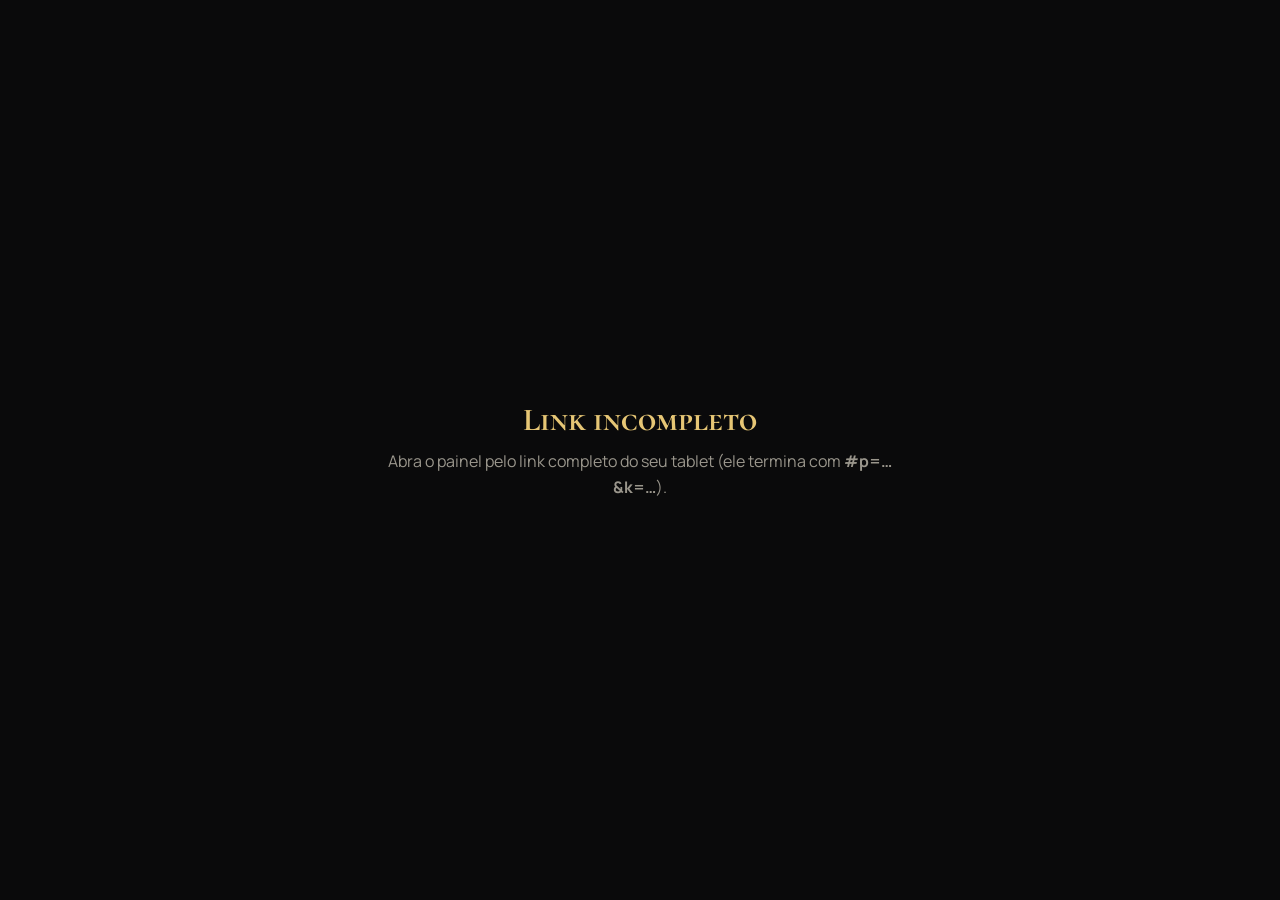
<file: Site Brax/painel/index.html>
<!doctype html>
<html lang="pt-BR">
<head>
<meta charset="utf-8">
<meta name="viewport" content="width=device-width, initial-scale=1, viewport-fit=cover">
<meta name="robots" content="noindex, nofollow">
<meta name="theme-color" content="#0a0a0b">
<title>Agenda — Brax</title>
<link rel="icon" href="../assets/favicon.ico">
<link rel="preconnect" href="https://fonts.googleapis.com">
<link rel="preconnect" href="https://fonts.gstatic.com" crossorigin>
<link href="https://fonts.googleapis.com/css2?family=Cormorant+SC:wght@600;700&family=Manrope:wght@500;600;700;800&family=Space+Mono:wght@400;700&display=swap" rel="stylesheet">
<style>
  :root{ --bg:#0a0a0b; --surface:#141317; --surface-2:#1b1a1f; --line:rgba(201,162,75,.18); --soft:rgba(255,255,255,.07);
    --gold:#c9a24b; --gold-2:#e6c675; --ivory:#f3efe4; --muted:#9a968c; --dim:#67645d; --ok:#63a877; --warn:#d98b3f; }
  *{ margin:0; padding:0; box-sizing:border-box; }
  html,body,#root{ height:100%; }
  body{ background:var(--bg); color:var(--ivory); font-family:'Manrope',system-ui,sans-serif; -webkit-font-smoothing:antialiased;
    overflow:hidden; user-select:none; }
  .mono{ font-family:'Space Mono',ui-monospace,monospace; }
  .app{ height:100%; display:flex; flex-direction:column; padding:20px 26px 16px; gap:16px; }
  header{ display:flex; align-items:center; justify-content:space-between; gap:16px; }
  .brand{ display:flex; align-items:center; gap:14px; min-width:0; }
  .brand img{ height:44px; width:auto; }
  .brand h1{ font-family:'Cormorant SC',serif; font-weight:700; font-size:30px; letter-spacing:.06em; white-space:nowrap; overflow:hidden; text-overflow:ellipsis; }
  .clock{ text-align:right; }
  .clock .h{ font-family:'Space Mono',monospace; font-size:34px; font-weight:700; line-height:1; color:var(--gold-2); }
  .clock .d{ font-size:13px; color:var(--muted); margin-top:4px; }
  .cols{ flex:1; min-height:0; display:grid; gap:18px; grid-template-columns:repeat(var(--n,1), minmax(0,1fr)); }
  .col{ display:flex; flex-direction:column; gap:12px; min-height:0; }
  .col h2{ font-family:'Cormorant SC',serif; font-size:24px; color:var(--gold-2); letter-spacing:.05em; }
  .card{ background:var(--surface); border:1px solid var(--line); border-radius:16px; padding:16px 20px; }
  .lbl{ font-family:'Space Mono',monospace; font-size:12px; letter-spacing:.22em; text-transform:uppercase; color:var(--gold); }
  .agora .nome{ font-size:clamp(30px,4.6vw,54px); font-weight:800; line-height:1.08; margin-top:8px; }
  .prox .nome{ font-size:clamp(26px,3.6vw,42px); font-weight:800; line-height:1.1; margin-top:8px; }
  .meta{ display:flex; flex-wrap:wrap; gap:6px 16px; margin-top:8px; font-size:17px; color:var(--muted); }
  .meta b{ color:var(--ivory); font-family:'Space Mono',monospace; font-weight:700; }
  .agora{ border-color:rgba(201,162,75,.55); background:linear-gradient(180deg, rgba(201,162,75,.13), rgba(201,162,75,.03)); }
  .livre .nome{ color:var(--muted); font-weight:700; }
  .tag{ display:inline-block; margin-left:8px; padding:3px 10px; border-radius:999px; font-family:'Space Mono',monospace; font-size:12px;
    letter-spacing:.06em; vertical-align:middle; border:1px solid; }
  .tag.em{ color:var(--gold-2); border-color:rgba(201,162,75,.5); }
  .tag.ag{ color:var(--warn); border-color:rgba(217,139,63,.5); }
  .lista{ flex:1; min-height:0; overflow:hidden; display:flex; flex-direction:column; padding:10px 0 4px; }
  .lista .lbl{ padding:4px 20px 8px; }
  .row{ display:grid; grid-template-columns:72px 1fr; gap:12px; align-items:baseline; padding:9px 20px; border-top:1px solid var(--soft); }
  .row .t{ font-family:'Space Mono',monospace; font-size:18px; color:var(--gold-2); }
  .row .n{ font-size:19px; font-weight:700; }
  .row .s{ font-size:14px; color:var(--muted); font-weight:500; display:block; margin-top:1px; }
  .row.feito .t, .row.feito .n{ color:var(--dim); }
  .vazio{ color:var(--dim); font-size:16px; padding:10px 20px; }
  footer{ display:flex; justify-content:space-between; align-items:center; gap:12px; font-size:12px; color:var(--dim); }
  footer .alerta{ color:var(--warn); }
  footer button{ background:0; border:1px solid var(--soft); color:var(--muted); border-radius:8px; padding:6px 12px; font:inherit; cursor:pointer; }
  .tela{ height:100%; display:flex; align-items:center; justify-content:center; padding:24px; text-align:center; }
  .tela .box{ max-width:520px; }
  .tela h1{ font-family:'Cormorant SC',serif; font-size:32px; color:var(--gold-2); margin-bottom:10px; }
  .tela p{ color:var(--muted); line-height:1.6; }
  @media (max-width:700px){ .cols{ grid-template-columns:1fr; } body{ overflow:auto; } .app{ height:auto; min-height:100%; } .lista{ overflow:visible; } }
</style>
</head>
<body>
<div id="root"></div>
<script>
(function(){
  "use strict";
  var DADOS_URL = "https://raw.githubusercontent.com/luan01bh-sys/braxbarbearia-site/painel-dados/agenda.json";
  var ATUALIZA_MS = 2 * 60 * 1000;     // busca dados novos a cada 2 min
  var DESENHA_MS = 20 * 1000;          // redesenha (relógio, agora/próximo) a cada 20 s
  var root = document.getElementById("root");

  // ---- parâmetros do link: #p=luan&k=CHAVE (o que vem depois do # não sai do aparelho) ----
  var hash = new URLSearchParams(location.hash.replace(/^#/, ""));
  var chave = hash.get("k");
  var prof = (hash.get("p") || "").trim().toLowerCase();
  try{
    if(chave) localStorage.setItem("brax_painel_k", chave); else chave = localStorage.getItem("brax_painel_k");
    if(prof) localStorage.setItem("brax_painel_p", prof); else if(!hash.has("p")) prof = localStorage.getItem("brax_painel_p") || "";
  }catch(e){}

  function esc(s){ return String(s==null?"":s).replace(/[&<>"]/g, function(c){ return {"&":"&amp;","<":"&lt;",">":"&gt;",'"':"&quot;"}[c]; }); }
  function min(hhmm){ var p = String(hhmm||"0:0").split(":"); return (+p[0])*60 + (+p[1]); }
  function hoje(){ var d = new Date(); return d.getFullYear()+"-"+String(d.getMonth()+1).padStart(2,"0")+"-"+String(d.getDate()).padStart(2,"0"); }
  function agoraMin(){ var d = new Date(); return d.getHours()*60 + d.getMinutes(); }
  function tela(titulo, texto){ root.innerHTML = '<div class="tela"><div class="box"><h1>'+esc(titulo)+'</h1><p>'+texto+'</p></div></div>'; }

  if(!chave){ tela("Link incompleto", "Abra o painel pelo link completo do seu tablet (ele termina com <b>#p=…&amp;k=…</b>)."); return; }
  if(!(window.crypto && crypto.subtle)){ tela("Navegador sem suporte", "Abra este link no Chrome atualizado."); return; }

  function b64(s){ var bin = atob(s); var u = new Uint8Array(bin.length); for(var i=0;i<bin.length;i++) u[i] = bin.charCodeAt(i); return u; }
  function b64url(s){ s = s.replace(/-/g,"+").replace(/_/g,"/"); while(s.length % 4) s += "="; return b64(s); }
  var chavePromise = crypto.subtle.importKey("raw", b64url(chave), "AES-GCM", false, ["decrypt"]);

  var dados = null, erro = null, ultimaBusca = 0;

  function buscar(){
    return fetch(DADOS_URL + "?t=" + Date.now(), { cache:"no-store" })
      .then(function(r){ if(!r.ok) throw new Error("HTTP "+r.status); return r.json(); })
      .then(function(pkt){
        return chavePromise.then(function(k){
          return crypto.subtle.decrypt({ name:"AES-GCM", iv:b64(pkt.iv) }, k, b64(pkt.ct));
        });
      })
      .then(function(buf){ dados = JSON.parse(new TextDecoder().decode(buf)); erro = null; ultimaBusca = Date.now(); })
      .catch(function(e){ erro = (e && e.name==="OperationError") ? "chave" : "rede"; console.warn("painel", e); })
      .then(desenhar);
  }

  // escolhe "agora", "próximo" e o restante do dia
  function situacao(lista){
    var t = agoraMin(), atual = null, proximo = null, resto = [], feitos = 0;
    lista.forEach(function(a){
      var ini = min(a.inicio), fim = min(a.fim);
      if(ini <= t && t < fim) atual = a;
    });
    lista.forEach(function(a){
      var ini = min(a.inicio), fim = min(a.fim);
      if(a === atual) return;
      if(fim <= t || (a.pago && ini <= t)){ feitos++; return; }
      if(ini > t || (!atual && fim > t)){
        if(!proximo) proximo = a; else resto.push(a);
      }
    });
    return { atual:atual, proximo:proximo, resto:resto, feitos:feitos };
  }

  function emQuanto(a){
    var d = min(a.inicio) - agoraMin();
    if(d <= 0) return '<span class="tag ag">já deveria ter começado</span>';
    if(d < 60) return '<span class="tag em">em '+d+' min</span>';
    return '<span class="tag em">em '+Math.floor(d/60)+'h'+(d%60?String(d%60).padStart(2,"0"):"")+'</span>';
  }

  function colunaHtml(nome, lista, mostrarNome){
    var s = situacao(lista);
    var h = '<section class="col">';
    if(mostrarNome) h += '<h2>'+esc(nome)+'</h2>';
    if(s.atual){
      h += '<div class="card agora"><div class="lbl">Agora</div><div class="nome">'+esc(s.atual.cliente)+'</div>'+
        '<div class="meta"><span><b>'+esc(s.atual.inicio)+'–'+esc(s.atual.fim)+'</b></span><span>'+esc(s.atual.servico)+'</span></div></div>';
    } else {
      h += '<div class="card agora livre"><div class="lbl">Agora</div><div class="nome">Livre</div>'+
        '<div class="meta"><span>'+(lista.length ? "Nenhum atendimento neste horário" : "Nenhum agendamento hoje")+'</span></div></div>';
    }
    if(s.proximo){
      h += '<div class="card prox"><div class="lbl">Próximo '+emQuanto(s.proximo)+'</div><div class="nome">'+esc(s.proximo.cliente)+'</div>'+
        '<div class="meta"><span><b>'+esc(s.proximo.inicio)+'</b></span><span>'+esc(s.proximo.servico)+'</span></div></div>';
    }
    h += '<div class="card lista"><div class="lbl">Depois '+(s.feitos ? '<span style="color:var(--dim);letter-spacing:.06em;text-transform:none"> · '+s.feitos+' já atendido(s) hoje</span>' : '')+'</div>';
    if(!s.resto.length){
      h += '<div class="vazio">'+(s.proximo ? "Depois do próximo, agenda livre." : "Sem mais agendamentos hoje.")+'</div>';
    } else {
      h += s.resto.map(function(a){
        return '<div class="row"><span class="t">'+esc(a.inicio)+'</span><span class="n">'+esc(a.cliente)+'<span class="s">'+esc(a.servico)+'</span></span></div>';
      }).join("");
    }
    h += '</div></section>';
    return h;
  }

  function desenhar(){
    var d = new Date();
    var relogio = '<div class="clock"><div class="h">'+String(d.getHours()).padStart(2,"0")+':'+String(d.getMinutes()).padStart(2,"0")+'</div>'+
      '<div class="d">'+(function(t){ return t.charAt(0).toUpperCase()+t.slice(1); })(d.toLocaleDateString("pt-BR",{ weekday:"long", day:"2-digit", month:"long" }))+'</div></div>';

    if(!dados){
      if(erro==="chave") tela("Chave inválida", "O link deste tablet não confere com a chave do painel. Peça o link novo ao Luan.");
      else tela("Carregando a agenda…", erro ? "Sem conexão agora. Tentando de novo em instantes." : "");
      return;
    }

    var profs = dados.profissionais || {};
    var nomes = Object.keys(profs);
    if(prof){
      var achou = nomes.filter(function(n){ return n.toLowerCase() === prof; });
      nomes = achou.length ? achou : [];
    }
    var titulo = prof && nomes.length===1 ? "Agenda · "+nomes[0] : "Agenda Brax";
    var diaErrado = dados.data !== hoje();

    var corpo;
    if(prof && !nomes.length){
      corpo = '<div class="tela"><div class="box"><h1>Profissional não encontrado</h1><p>Confira o "p=" do link.</p></div></div>';
    } else if(diaErrado){
      corpo = '<div class="tela"><div class="box"><h1>Agenda de hoje ainda não carregou</h1><p>Ela aparece sozinha assim que o robô ler o InBarber (a partir das 7h).</p></div></div>';
    } else {
      corpo = '<div class="cols" style="--n:'+nomes.length+'">'+nomes.map(function(n){ return colunaHtml(n, profs[n]||[], !prof || nomes.length>1); }).join("")+'</div>';
    }

    var atualizado = dados.atualizado ? new Date(dados.atualizado) : null;
    var idadeMin = atualizado ? Math.round((Date.now() - atualizado.getTime())/60000) : null;
    var rodape = atualizado
      ? 'Agenda lida do InBarber às '+String(atualizado.getHours()).padStart(2,"0")+':'+String(atualizado.getMinutes()).padStart(2,"0")+
        (idadeMin > 30 ? ' <span class="alerta">· desatualizada há '+idadeMin+' min</span>' : '')
      : '';
    if(erro) rodape += ' <span class="alerta">· sem conexão</span>';

    root.innerHTML = '<div class="app"><header><div class="brand"><img src="../assets/logo.png" alt="Brax"><h1>'+esc(titulo)+'</h1></div>'+relogio+'</header>'+
      corpo+'<footer><span>'+rodape+'</span><button id="tela-cheia">tela cheia</button></footer></div>';
    var bt = document.getElementById("tela-cheia");
    if(bt) bt.onclick = function(){ var el = document.documentElement; (el.requestFullscreen || el.webkitRequestFullscreen || function(){}).call(el); pedirTelaAcesa(); };
  }

  // mantém a tela acesa (Chrome/Android)
  var trava = null;
  function pedirTelaAcesa(){
    if(!("wakeLock" in navigator) || trava) return;
    navigator.wakeLock.request("screen").then(function(t){ trava = t; t.addEventListener("release", function(){ trava = null; }); }).catch(function(){});
  }
  document.addEventListener("visibilitychange", function(){ if(document.visibilityState === "visible"){ pedirTelaAcesa(); buscar(); } });
  document.addEventListener("click", pedirTelaAcesa);

  buscar(); pedirTelaAcesa();
  setInterval(buscar, ATUALIZA_MS);
  setInterval(desenhar, DESENHA_MS);
})();
</script>
</body>
</html>
</file>
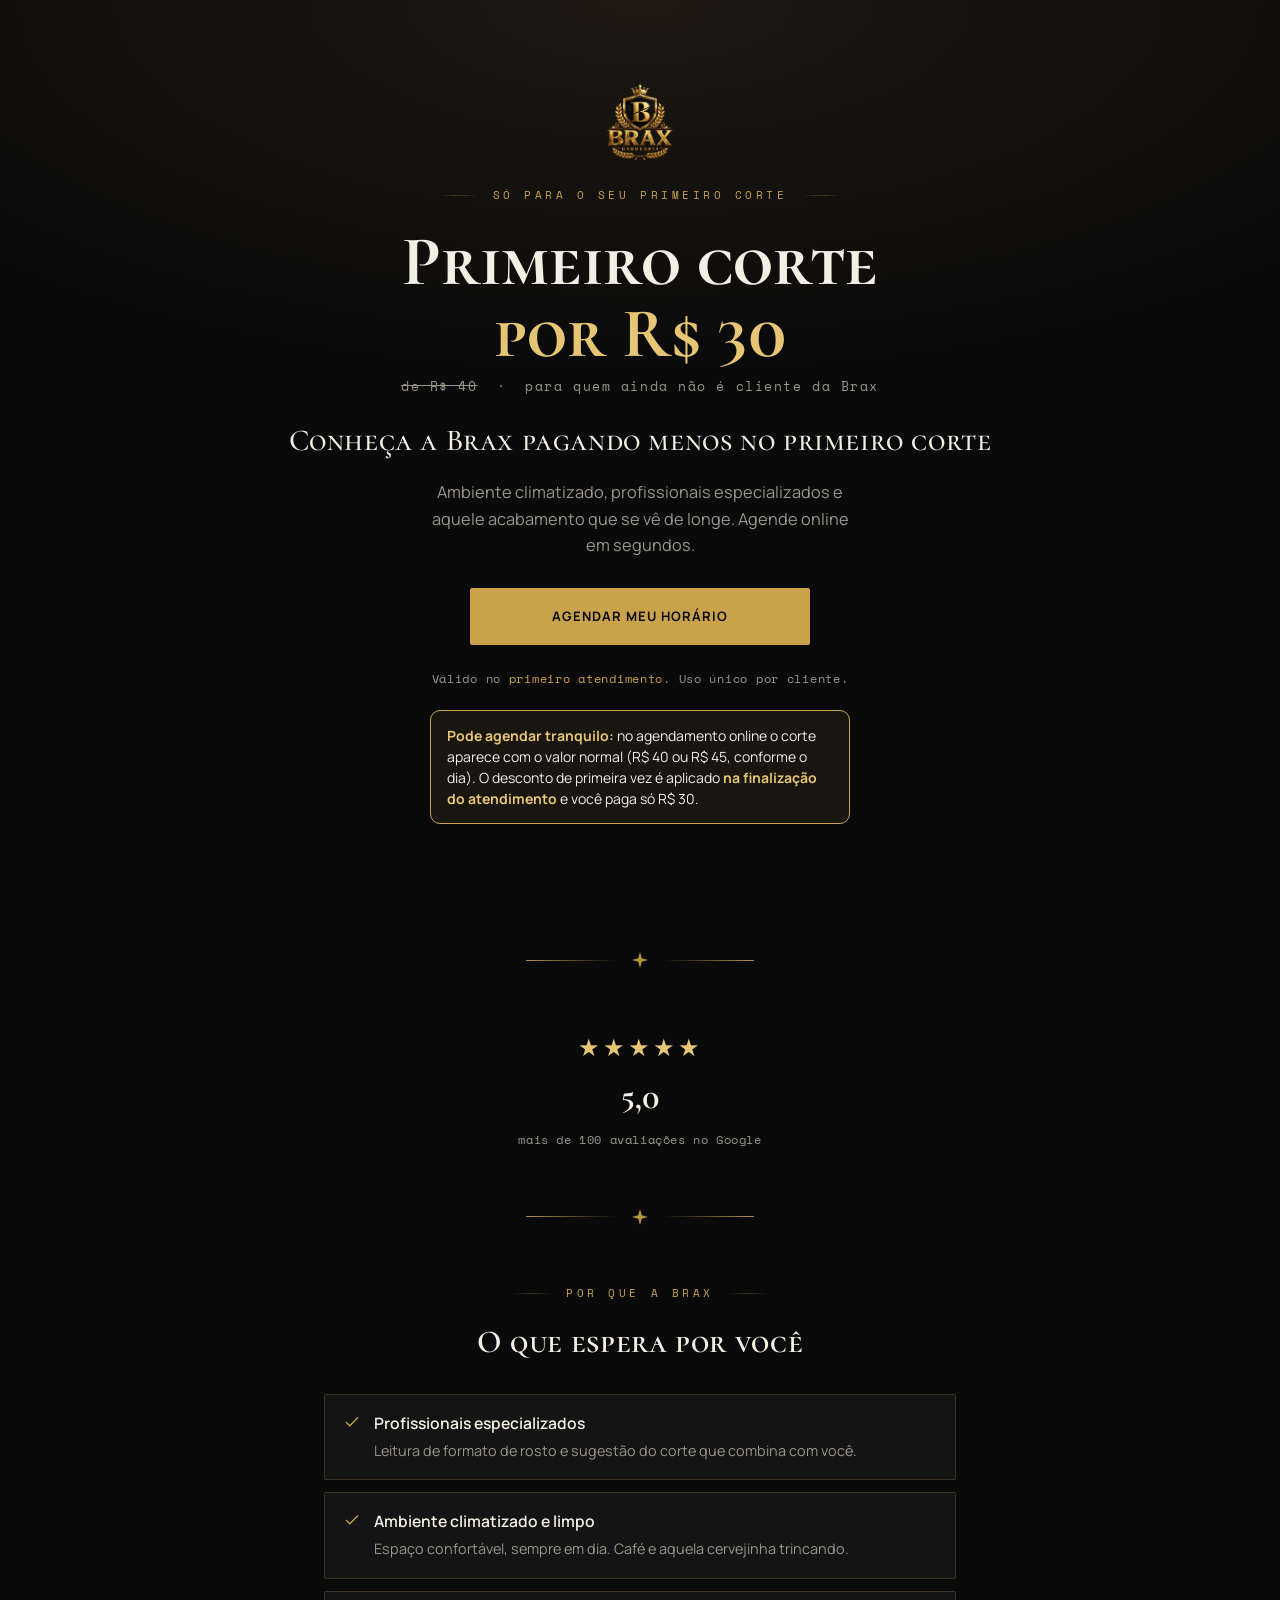
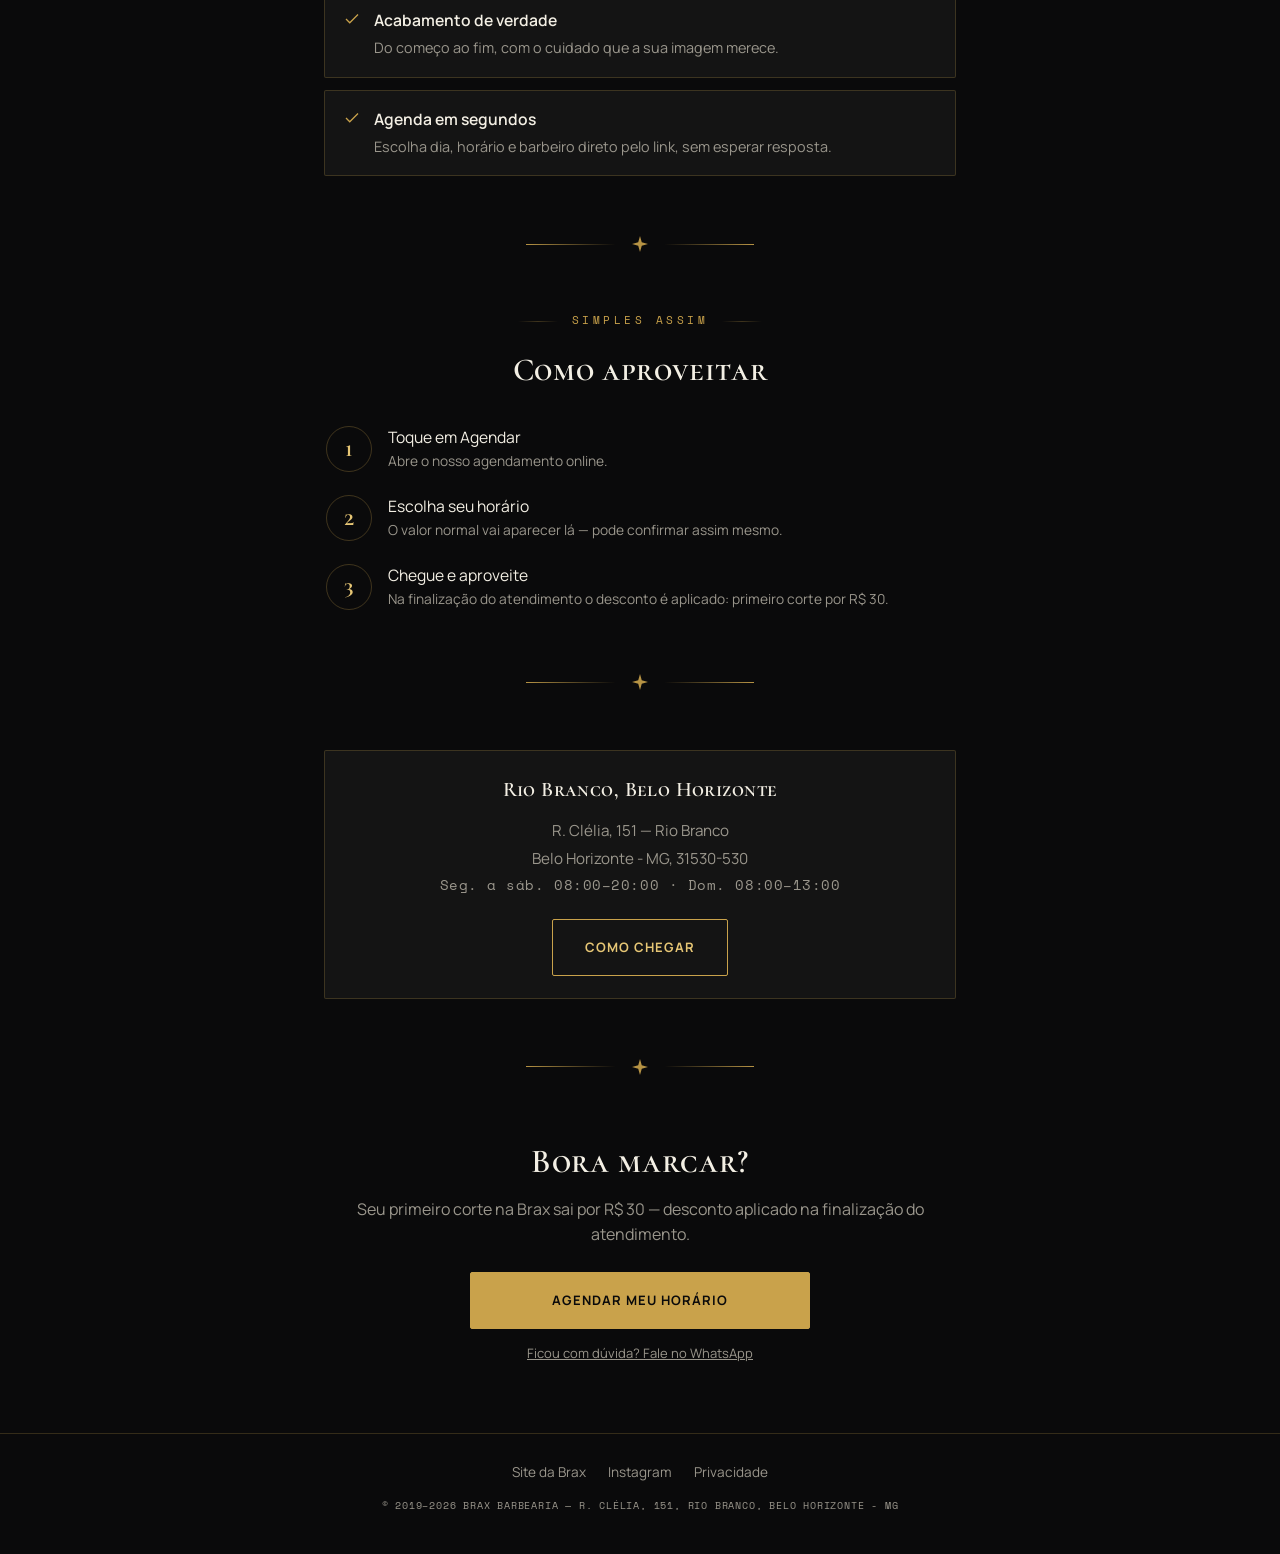
<file: Site Brax/promo/index.html>
<!DOCTYPE html>
<html lang="pt-BR">
<head>
<meta charset="UTF-8">
<meta name="viewport" content="width=device-width, initial-scale=1.0">
<title>Promoção — Primeiro corte por R$ 30 | Brax Barbearia</title>
<meta name="description" content="Primeiro corte na Brax Barbearia por R$ 30. Oferta para novos clientes em Belo Horizonte. Agende online em segundos.">
<link rel="canonical" href="https://braxbarbearia.com.br/promo/">

<!-- Google tag (gtag.js) -->
<script async src="https://www.googletagmanager.com/gtag/js?id=G-MPMCFSD4QN"></script>
<script>
  window.dataLayer = window.dataLayer || [];
  function gtag(){dataLayer.push(arguments);}
  gtag('js', new Date());
  gtag('config', 'G-MPMCFSD4QN', { page_path: '/promo' });
</script>

<!-- Meta Pixel Code -->
<script>
  !function(f,b,e,v,n,t,s)
  {if(f.fbq)return;n=f.fbq=function(){n.callMethod?
  n.callMethod.apply(n,arguments):n.queue.push(arguments)};
  if(!f._fbq)f._fbq=n;n.push=n;n.loaded=!0;n.version='2.0';
  n.queue=[];t=b.createElement(e);t.async=!0;
  t.src=v;s=b.getElementsByTagName(e)[0];
  s.parentNode.insertBefore(t,s)}(window, document,'script',
  'https://connect.facebook.net/en_US/fbevents.js');
  fbq('init', '4093121740979566');
  fbq('track', 'PageView');
</script>
<noscript><img height="1" width="1" style="display:none"
  src="https://www.facebook.com/tr?id=4093121740979566&ev=PageView&noscript=1"/></noscript>
<!-- End Meta Pixel Code -->

<link rel="icon" type="image/x-icon" href="../assets/favicon.ico">
<link rel="icon" type="image/png" sizes="192x192" href="../assets/favicon-192.png">
<link rel="apple-touch-icon" sizes="180x180" href="../assets/apple-touch-icon.png">

<meta property="og:type" content="website">
<meta property="og:url" content="https://braxbarbearia.com.br/promo/">
<meta property="og:title" content="Primeiro corte por R$ 30 — Brax Barbearia">
<meta property="og:description" content="Oferta para novos clientes. Agende online e venha conhecer a Brax.">
<meta property="og:image" content="https://braxbarbearia.com.br/assets/og-image.jpg">
<meta property="og:image:width" content="1200">
<meta property="og:image:height" content="630">
<meta property="og:locale" content="pt_BR">
<meta name="twitter:card" content="summary_large_image">
<meta name="twitter:title" content="Primeiro corte por R$ 30 — Brax Barbearia">
<meta name="twitter:description" content="Oferta para novos clientes. Agende online.">
<meta name="twitter:image" content="https://braxbarbearia.com.br/assets/og-image.jpg">

<link rel="preconnect" href="https://fonts.googleapis.com">
<link rel="preconnect" href="https://fonts.gstatic.com" crossorigin>
<link href="https://fonts.googleapis.com/css2?family=Cormorant+SC:wght@500;600;700&family=Manrope:wght@400;500;600;700&family=Space+Mono:wght@400;700&display=swap" rel="stylesheet">

<style>
  :root{
    --bg:#0a0a0b;
    --surface:#141414;
    --surface-2:#1b1a18;
    --gold:#c9a24b;
    --gold-bright:#e6c675;
    --gold-dim: rgba(201,162,75,0.28);
    --ivory:#f3efe4;
    --muted:#9a968c;
    --line: rgba(201,162,75,0.22);
    --radius: 2px;
  }
  *{ margin:0; padding:0; box-sizing:border-box; }
  html{ scroll-behavior:smooth; }
  body{
    background:var(--bg);
    color:var(--ivory);
    font-family:'Manrope', -apple-system, BlinkMacSystemFont, 'Segoe UI', sans-serif;
    line-height:1.6;
    -webkit-font-smoothing:antialiased;
    overflow-x:hidden;
  }
  h1,h2,h3{ font-family:'Cormorant SC', 'Palatino Linotype', Georgia, serif; font-weight:600; letter-spacing:0.02em; text-wrap:balance; }
  .mono{ font-family:'Space Mono', ui-monospace, monospace; }
  a{ color:inherit; text-decoration:none; }
  img{ max-width:100%; display:block; }
  .wrap{ max-width:680px; margin:0 auto; padding:0 24px; }

  .eyebrow{
    font-family:'Space Mono', monospace;
    font-size:11px; letter-spacing:0.32em; text-transform:uppercase;
    color:var(--gold);
    display:flex; align-items:center; justify-content:center; gap:14px;
  }
  .eyebrow::before, .eyebrow::after{
    content:""; width:40px; height:1px;
    background:linear-gradient(to right, transparent, var(--gold-dim), transparent);
  }

  .btn{
    display:inline-flex; align-items:center; justify-content:center; gap:10px;
    padding:17px 32px;
    font-family:'Manrope', sans-serif;
    font-size:13px; letter-spacing:0.08em; text-transform:uppercase; font-weight:700;
    border-radius:var(--radius);
    transition: transform .25s ease, box-shadow .25s ease, background .25s ease, color .25s ease;
    cursor:pointer;
  }
  .btn-primary{ background:var(--gold); color:var(--bg); border:1px solid var(--gold); }
  .btn-primary:hover{ background:var(--gold-bright); transform:translateY(-2px); box-shadow:0 14px 30px -12px rgba(201,162,75,0.55); }
  .btn-ghost{ background:transparent; color:var(--gold-bright); border:1px solid var(--gold); }
  .btn-ghost:hover{ border-color:var(--gold-bright); transform:translateY(-2px); }

  /* ---------- HERO ---------- */
  .hero{
    min-height:100svh;
    display:flex; flex-direction:column; align-items:center; justify-content:center;
    text-align:center;
    padding:64px 24px 56px;
    position:relative;
    background:
      radial-gradient(120% 70% at 50% 0%, rgba(201,162,75,0.10), transparent 60%),
      var(--bg);
  }
  .hero-logo{ width:74px; height:auto; margin-bottom:26px; opacity:.95; }
  .hero .eyebrow{ margin-bottom:22px; }
  .price-line{
    font-family:'Cormorant SC', Georgia, serif;
    font-weight:700;
    font-size:clamp(2.6rem, 11vw, 4.4rem);
    line-height:1.02;
    color:var(--ivory);
    margin-bottom:6px;
  }
  .price-line .val{ color:var(--gold-bright); }
  .from{
    font-family:'Space Mono', monospace;
    font-size:13px; letter-spacing:0.12em; color:var(--muted);
    margin-bottom:20px;
  }
  .from s{ color:var(--muted); }
  h1{
    font-size:clamp(1.35rem, 4.6vw, 1.9rem);
    font-weight:500;
    color:var(--ivory);
    margin-bottom:14px;
  }
  .hero p.sub{
    color:var(--muted);
    font-size:1.02rem;
    max-width:44ch;
    margin:0 auto 30px;
  }
  .cta-row{ display:flex; flex-direction:column; gap:12px; width:100%; max-width:340px; margin:0 auto; }
  .cta-row .btn{ width:100%; }
  .valid{
    margin-top:24px;
    font-family:'Space Mono', monospace;
    font-size:12px; letter-spacing:0.06em; color:var(--muted);
  }
  .valid strong{ color:var(--gold); font-weight:400; }
  .notice{
    max-width:420px; margin:22px auto 0; padding:14px 16px;
    border:1px solid var(--gold); border-radius:10px;
    background:rgba(201,162,75,0.08);
    font-size:14px; line-height:1.5; color:var(--text, #eee); text-align:left;
  }
  .notice b{ color:var(--gold-bright); }
  .wa-help{ display:inline-block; margin-top:14px; font-size:13px; color:var(--muted); text-decoration:underline; }

  /* ---------- DIVIDER ---------- */
  .divider{
    display:flex; align-items:center; justify-content:center; gap:16px;
    padding:52px 0; opacity:.9;
  }
  .divider .rule{ height:1px; width:90px; background:linear-gradient(to var(--dir,right), transparent, var(--gold)); }
  .divider .rule.left{ --dir:left; }

  /* ---------- SECTIONS ---------- */
  section.block{ padding:8px 0; }
  .section-head{ text-align:center; margin-bottom:26px; }
  .section-head .eyebrow{ margin-bottom:14px; }
  .section-head h2{ font-size:clamp(1.5rem, 5vw, 2rem); color:var(--ivory); }

  .rating{
    display:flex; flex-direction:column; align-items:center; gap:6px;
    text-align:center;
  }
  .rating .stars{ color:var(--gold-bright); font-size:1.5rem; letter-spacing:3px; }
  .rating .score{ font-family:'Cormorant SC', serif; font-weight:700; font-size:2rem; color:var(--ivory); }
  .rating .count{ font-family:'Space Mono', monospace; font-size:12px; letter-spacing:.05em; color:var(--muted); }

  .perks{ display:grid; gap:12px; }
  .perk{
    display:flex; align-items:flex-start; gap:13px;
    background:var(--surface);
    border:1px solid var(--line);
    border-radius:var(--radius);
    padding:16px 18px;
  }
  .perk svg{ flex-shrink:0; margin-top:2px; color:var(--gold); }
  .perk b{ display:block; font-weight:600; color:var(--ivory); margin-bottom:2px; font-size:.98rem; }
  .perk span{ color:var(--muted); font-size:.9rem; }

  .steps{ display:grid; gap:14px; counter-reset:s; }
  .step{
    display:grid; grid-template-columns:auto 1fr; gap:16px; align-items:center;
    padding:4px 2px;
  }
  .step::before{
    counter-increment:s; content:counter(s);
    font-family:'Cormorant SC', serif; font-weight:700; font-size:1.4rem;
    color:var(--gold-bright);
    width:44px; height:44px; display:grid; place-items:center;
    border:1px solid var(--gold-dim); border-radius:50%;
  }
  .step p{ color:var(--ivory); font-size:.98rem; }
  .step p span{ display:block; color:var(--muted); font-size:.86rem; }

  .loc{
    background:var(--surface);
    border:1px solid var(--line);
    border-radius:var(--radius);
    padding:22px;
    text-align:center;
  }
  .loc h3{ font-size:1.3rem; color:var(--ivory); margin-bottom:12px; }
  .loc .info{ color:var(--muted); font-size:.95rem; margin-bottom:4px; }
  .loc .info.mono{ font-size:.85rem; letter-spacing:.04em; }
  .loc .btn{ margin-top:18px; }

  .final{
    text-align:center;
    padding:8px 0 12px;
  }
  .final h2{ font-size:clamp(1.5rem, 5.5vw, 2.1rem); color:var(--ivory); margin-bottom:8px; }
  .final p{ color:var(--muted); margin-bottom:24px; }
  .final .btn{ width:100%; max-width:340px; }

  footer{
    margin-top:56px;
    border-top:1px solid var(--line);
    padding:28px 24px 40px;
    text-align:center;
  }
  footer .flinks{ display:flex; gap:22px; justify-content:center; flex-wrap:wrap; margin-bottom:14px; font-size:.85rem; }
  footer .flinks a{ color:var(--muted); transition:color .2s; }
  footer .flinks a:hover{ color:var(--gold-bright); }
  footer .copy{ font-family:'Space Mono', monospace; font-size:10px; letter-spacing:.08em; color:var(--muted); }

  :focus-visible{ outline:2px solid var(--gold-bright); outline-offset:3px; }
  @media (prefers-reduced-motion: reduce){
    *{ transition-duration:.01ms !important; scroll-behavior:auto !important; }
  }
</style>
</head>
<body>

<!-- ============================================================= -->
<!--  VERSÃO FIXA (padrão): oferta permanente de primeiro corte.     -->
<!--                                                                 -->
<!--  Para uma PROMO SAZONAL COM PRAZO (Dia dos Pais, Namorados...):  -->
<!--   1. eyebrow  -> nome da data ("Dia dos Pais")                   -->
<!--   2. price-line / from / h1 / sub -> a oferta do evento          -->
<!--   3. .valid   -> "Só até DD/MM." (prazo real)                    -->
<!--   4. aviso .notice (como o desconto é aplicado)                  -->
<!--  Depois do evento, voltar para esta versão fixa.                 -->
<!-- ============================================================= -->

<section class="hero">
  <img src="../assets/logo.png" alt="Brax Barbearia" class="hero-logo">
  <p class="eyebrow">Só para o seu primeiro corte</p>

  <div class="price-line">Primeiro corte<br><span class="val">por R$ 30</span></div>
  <p class="from"><s>de R$ 40</s> &nbsp;·&nbsp; para quem ainda não é cliente da Brax</p>

  <h1>Conheça a Brax pagando menos no primeiro corte</h1>
  <p class="sub">Ambiente climatizado, profissionais especializados e aquele acabamento que se vê de longe. Agende online em segundos.</p>

  <div class="cta-row">
    <a class="btn btn-primary" data-book href="https://chat.inbarberapp.com/Braxbarbearia" target="_blank" rel="noopener">Agendar meu horário</a>
  </div>

  <p class="valid">Válido no <strong>primeiro atendimento</strong>. Uso único por cliente.</p>
  <p class="notice"><b>Pode agendar tranquilo:</b> no agendamento online o corte aparece com o valor normal (R$ 40 ou R$ 45, conforme o dia). O desconto de primeira vez é aplicado <b>na finalização do atendimento</b> e você paga só R$ 30.</p>
</section>

<div class="divider"><span class="rule left"></span><svg width="16" height="16" viewBox="0 0 18 18" fill="none"><path d="M9 0L11 7L18 9L11 11L9 18L7 11L0 9L7 7L9 0Z" fill="#c9a24b"/></svg><span class="rule"></span></div>

<div class="wrap">

  <section class="block">
    <div class="rating">
      <span class="stars">★★★★★</span>
      <span class="score">5,0</span>
      <span class="count">mais de 100 avaliações no Google</span>
    </div>
  </section>

  <div class="divider"><span class="rule left"></span><svg width="16" height="16" viewBox="0 0 18 18" fill="none"><path d="M9 0L11 7L18 9L11 11L9 18L7 11L0 9L7 7L9 0Z" fill="#c9a24b"/></svg><span class="rule"></span></div>

  <section class="block">
    <div class="section-head">
      <p class="eyebrow">Por que a Brax</p>
      <h2>O que espera por você</h2>
    </div>
    <div class="perks">
      <div class="perk">
        <svg width="18" height="18" viewBox="0 0 24 24" fill="none" stroke="currentColor" stroke-width="1.7"><path d="M20 6 9 17l-5-5"/></svg>
        <div><b>Profissionais especializados</b><span>Leitura de formato de rosto e sugestão do corte que combina com você.</span></div>
      </div>
      <div class="perk">
        <svg width="18" height="18" viewBox="0 0 24 24" fill="none" stroke="currentColor" stroke-width="1.7"><path d="M20 6 9 17l-5-5"/></svg>
        <div><b>Ambiente climatizado e limpo</b><span>Espaço confortável, sempre em dia. Café e aquela cervejinha trincando.</span></div>
      </div>
      <div class="perk">
        <svg width="18" height="18" viewBox="0 0 24 24" fill="none" stroke="currentColor" stroke-width="1.7"><path d="M20 6 9 17l-5-5"/></svg>
        <div><b>Acabamento de verdade</b><span>Do começo ao fim, com o cuidado que a sua imagem merece.</span></div>
      </div>
      <div class="perk">
        <svg width="18" height="18" viewBox="0 0 24 24" fill="none" stroke="currentColor" stroke-width="1.7"><path d="M20 6 9 17l-5-5"/></svg>
        <div><b>Agenda em segundos</b><span>Escolha dia, horário e barbeiro direto pelo link, sem esperar resposta.</span></div>
      </div>
    </div>
  </section>

  <div class="divider"><span class="rule left"></span><svg width="16" height="16" viewBox="0 0 18 18" fill="none"><path d="M9 0L11 7L18 9L11 11L9 18L7 11L0 9L7 7L9 0Z" fill="#c9a24b"/></svg><span class="rule"></span></div>

  <section class="block">
    <div class="section-head">
      <p class="eyebrow">Simples assim</p>
      <h2>Como aproveitar</h2>
    </div>
    <div class="steps">
      <div class="step"><p>Toque em Agendar<span>Abre o nosso agendamento online.</span></p></div>
      <div class="step"><p>Escolha seu horário<span>O valor normal vai aparecer lá — pode confirmar assim mesmo.</span></p></div>
      <div class="step"><p>Chegue e aproveite<span>Na finalização do atendimento o desconto é aplicado: primeiro corte por R$ 30.</span></p></div>
    </div>
  </section>

  <div class="divider"><span class="rule left"></span><svg width="16" height="16" viewBox="0 0 18 18" fill="none"><path d="M9 0L11 7L18 9L11 11L9 18L7 11L0 9L7 7L9 0Z" fill="#c9a24b"/></svg><span class="rule"></span></div>

  <section class="block">
    <div class="loc">
      <h3>Rio Branco, Belo Horizonte</h3>
      <p class="info">R. Clélia, 151 — Rio Branco</p>
      <p class="info">Belo Horizonte - MG, 31530-530</p>
      <p class="info mono">Seg. a sáb. 08:00–20:00 · Dom. 08:00–13:00</p>
      <a class="btn btn-ghost" href="https://www.google.com/maps/dir/?api=1&destination=R.%20Cl%C3%A9lia%2C%20151%20-%20Rio%20Branco%2C%20Belo%20Horizonte%20-%20MG%2C%2031530-530" target="_blank" rel="noopener">Como chegar</a>
    </div>
  </section>

  <div class="divider"><span class="rule left"></span><svg width="16" height="16" viewBox="0 0 18 18" fill="none"><path d="M9 0L11 7L18 9L11 11L9 18L7 11L0 9L7 7L9 0Z" fill="#c9a24b"/></svg><span class="rule"></span></div>

  <section class="final">
    <h2>Bora marcar?</h2>
    <p>Seu primeiro corte na Brax sai por R$ 30 — desconto aplicado na finalização do atendimento.</p>
    <a class="btn btn-primary" data-book href="https://chat.inbarberapp.com/Braxbarbearia" target="_blank" rel="noopener">Agendar meu horário</a>
    <br><a class="wa-help" data-wa href="https://wa.me/5531992916354?text=Ol%C3%A1!%20Tenho%20uma%20d%C3%BAvida%20sobre%20a%20promo%C3%A7%C3%A3o%20do%20primeiro%20corte." target="_blank" rel="noopener">Ficou com dúvida? Fale no WhatsApp</a>
  </section>

</div>

<footer>
  <div class="flinks">
    <a href="/">Site da Brax</a>
    <a href="https://instagram.com/braxbarbearia" target="_blank" rel="noopener">Instagram</a>
    <a href="/privacidade.html">Privacidade</a>
  </div>
  <div class="copy">© 2019–2026 BRAX BARBEARIA — R. CLÉLIA, 151, RIO BRANCO, BELO HORIZONTE - MG</div>
</footer>

<script>
  document.querySelectorAll('a[data-book]').forEach(function (a) {
    a.addEventListener('click', function () {
      if (typeof gtag === 'function') gtag('event', 'agendar_click', { link_text: 'promo_primeiro_corte', page: '/promo' });
      if (typeof fbq === 'function') fbq('track', 'Lead', { content_name: 'promo_primeiro_corte' });
    });
  });
  document.querySelectorAll('a[data-wa]').forEach(function (a) {
    a.addEventListener('click', function () {
      if (typeof gtag === 'function') gtag('event', 'whatsapp_click', { link_text: 'promo_duvida', page: '/promo' });
      if (typeof fbq === 'function') fbq('track', 'Contact', { content_name: 'promo_duvida' });
    });
  });
</script>

</body>
</html>
</file>
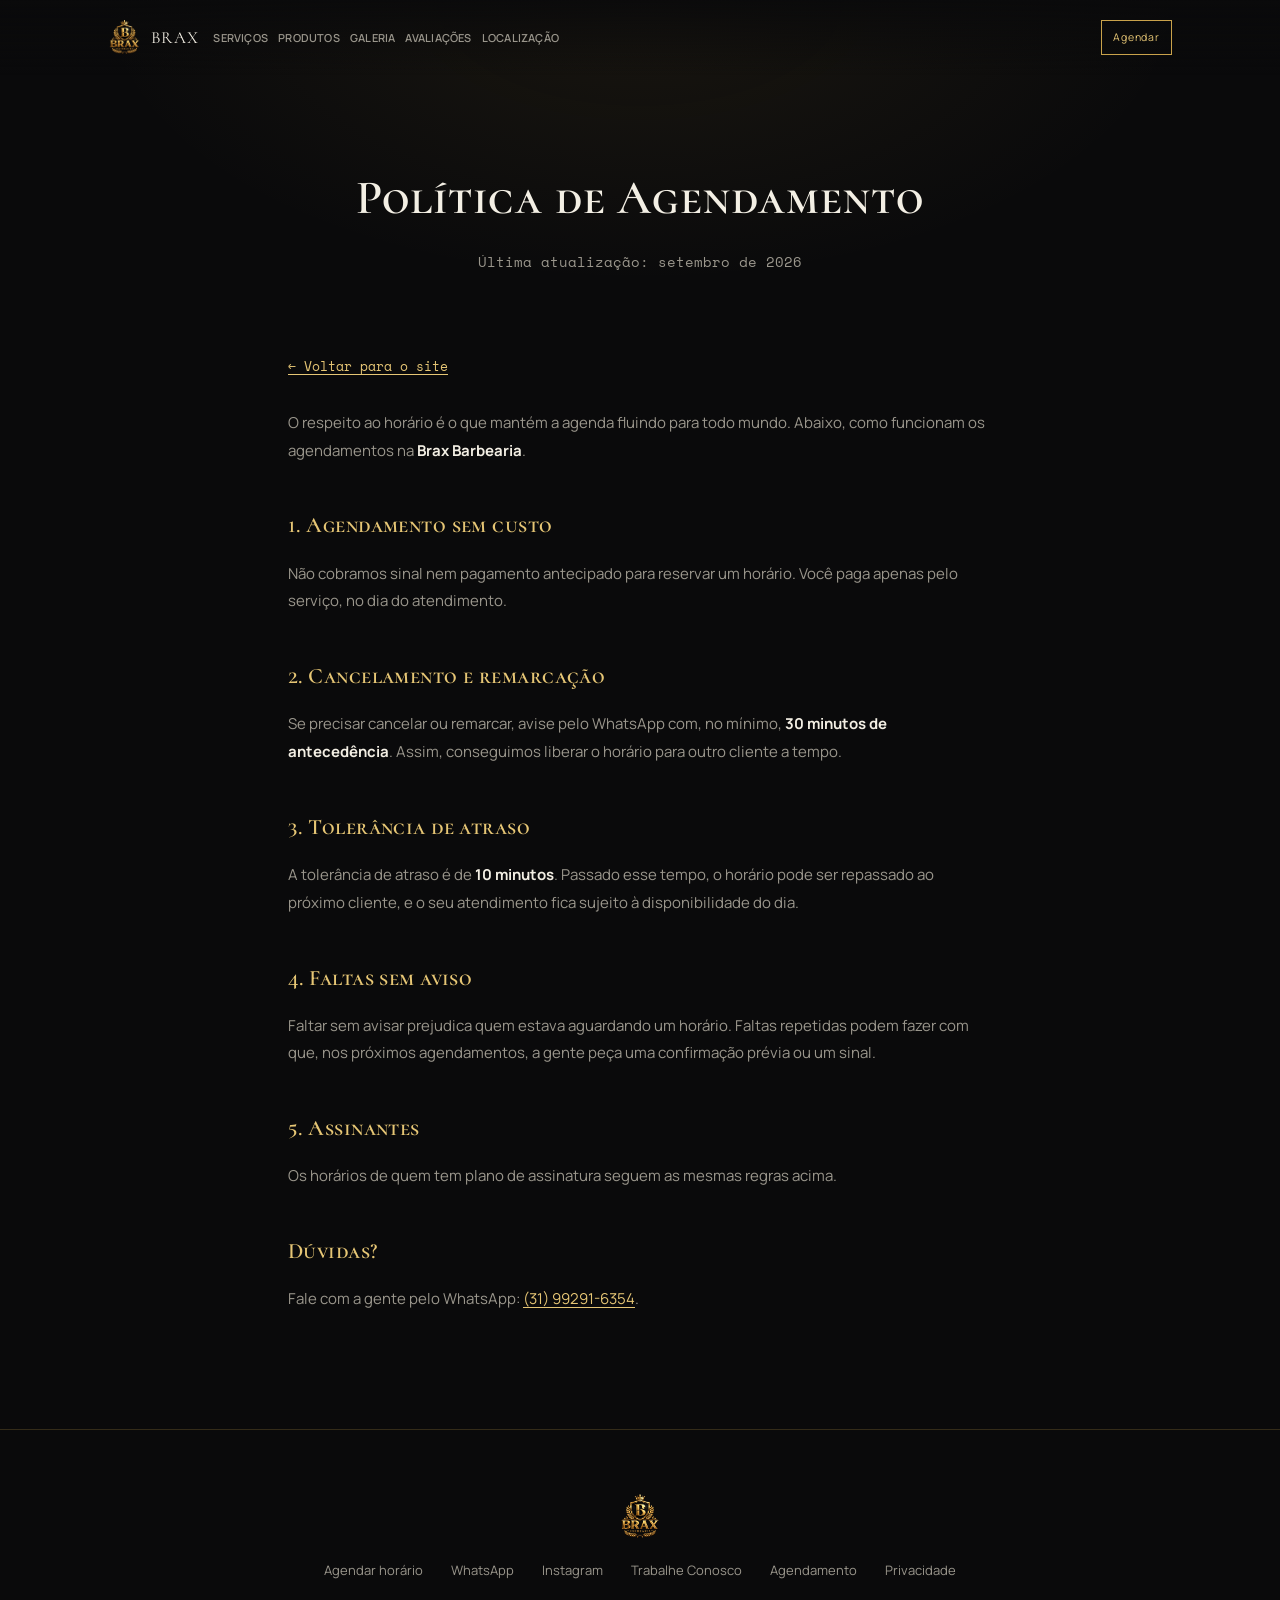
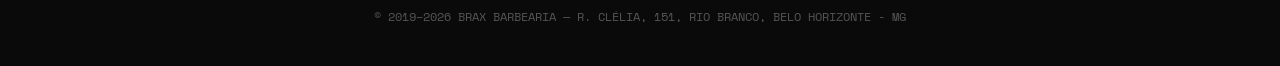
<file: Site Brax/politica-agendamento.html>
<!DOCTYPE html>
<html lang="pt-BR">
<head>
<meta charset="UTF-8">
<meta name="viewport" content="width=device-width, initial-scale=1.0">
<title>Política de Agendamento — Brax Barbearia</title>
<meta name="description" content="Como funcionam os agendamentos na Brax Barbearia: cancelamento, remarcação, tolerância de atraso e faltas.">
<link rel="canonical" href="https://braxbarbearia.com.br/politica-agendamento.html">
<meta name="robots" content="noindex, follow">

<link rel="icon" type="image/x-icon" href="assets/favicon.ico">
<link rel="icon" type="image/png" sizes="32x32" href="assets/favicon-32.png">
<link rel="apple-touch-icon" sizes="180x180" href="assets/apple-touch-icon.png">

<link rel="preconnect" href="https://fonts.googleapis.com">
<link rel="preconnect" href="https://fonts.gstatic.com" crossorigin>
<link href="https://fonts.googleapis.com/css2?family=Cormorant+SC:wght@500;600;700&family=Manrope:wght@400;500;600;700&family=Space+Mono:wght@400;700&display=swap" rel="stylesheet">
<link rel="stylesheet" href="assets/styles.css">
<style>@media (max-width:760px){ nav .nav-actions{ display:flex } nav .nav-actions .icon-btn{ display:none } }</style>
</head>
<body>

<header id="siteHeader">
  <div class="wrap">
    <nav>
      <a href="index.html#top" class="brand-mark">
        <img src="assets/logo.png" alt="Brax Barbearia">
        <span>BRAX</span>
      </a>
      <div class="nav-links">
        <a href="index.html#servicos">Serviços</a>
        <a href="index.html#produtos">Produtos</a>
        <a href="index.html#galeria">Galeria</a>
        <a href="index.html#depoimentos">Avaliações</a>
        <a href="index.html#localizacao">Localização</a>
      </div>
      <div class="nav-actions">
        <a href="https://instagram.com/braxbarbearia" target="_blank" rel="noopener" aria-label="Instagram" class="icon-btn">
          <svg width="19" height="19" viewBox="0 0 24 24" fill="none" stroke="currentColor" stroke-width="1.8"><rect x="3" y="3" width="18" height="18" rx="5"/><circle cx="12" cy="12" r="4"/><circle cx="17.5" cy="6.5" r="1"/></svg>
        </a>
        <a class="btn-nav" href="https://chat.inbarberapp.com/Braxbarbearia" target="_blank" rel="noopener">Agendar</a>
      </div>
    </nav>
  </div>
</header>

<main>
  <section class="policy-hero">
    <div class="wrap">
      <h1>Política de Agendamento</h1>
      <p>Última atualização: setembro de 2026</p>
    </div>
  </section>

  <div class="policy-content">
    <a href="index.html" class="back-link">← Voltar para o site</a>

    <p>O respeito ao horário é o que mantém a agenda fluindo para todo mundo. Abaixo, como funcionam os agendamentos na <strong>Brax Barbearia</strong>.</p>

    <h2>1. Agendamento sem custo</h2>
    <p>Não cobramos sinal nem pagamento antecipado para reservar um horário. Você paga apenas pelo serviço, no dia do atendimento.</p>

    <h2>2. Cancelamento e remarcação</h2>
    <p>Se precisar cancelar ou remarcar, avise pelo WhatsApp com, no mínimo, <strong>30 minutos de antecedência</strong>. Assim, conseguimos liberar o horário para outro cliente a tempo.</p>

    <h2>3. Tolerância de atraso</h2>
    <p>A tolerância de atraso é de <strong>10 minutos</strong>. Passado esse tempo, o horário pode ser repassado ao próximo cliente, e o seu atendimento fica sujeito à disponibilidade do dia.</p>

    <h2>4. Faltas sem aviso</h2>
    <p>Faltar sem avisar prejudica quem estava aguardando um horário. Faltas repetidas podem fazer com que, nos próximos agendamentos, a gente peça uma confirmação prévia ou um sinal.</p>

    <h2>5. Assinantes</h2>
    <p>Os horários de quem tem plano de assinatura seguem as mesmas regras acima.</p>

    <h2>Dúvidas?</h2>
    <p>Fale com a gente pelo WhatsApp: <a href="https://wa.me/5531992916354" target="_blank" rel="noopener">(31) 99291-6354</a>.</p>
  </div>
</main>

<footer>
  <div class="wrap">
    <img src="assets/logo.png" alt="Brax Barbearia">
    <div class="foot-links">
      <a href="https://chat.inbarberapp.com/Braxbarbearia" target="_blank" rel="noopener">Agendar horário</a>
      <a href="https://wa.me/5531992916354" target="_blank" rel="noopener">WhatsApp</a>
      <a href="https://instagram.com/braxbarbearia" target="_blank" rel="noopener">Instagram</a>
      <a href="trabalhe-conosco.html">Trabalhe Conosco</a>
      <a href="politica-agendamento.html">Agendamento</a>
      <a href="privacidade.html">Privacidade</a>
    </div>
    <div class="copy">© 2019–2026 BRAX BARBEARIA — R. CLÉLIA, 151, RIO BRANCO, BELO HORIZONTE - MG</div>
  </div>
</footer>

<div class="sticky-cta">
  <a class="btn btn-ghost" href="https://wa.me/5531992916354?text=Ol%C3%A1!%20Gostaria%20de%20agendar%20um%20hor%C3%A1rio%20na%20Brax%20Barbearia." target="_blank" rel="noopener">WhatsApp</a>
  <a class="btn btn-primary" href="https://chat.inbarberapp.com/Braxbarbearia" target="_blank" rel="noopener">Agendar</a>
</div>

<script>
  const header = document.getElementById('siteHeader');
  window.addEventListener('scroll', () => {
    header.classList.toggle('scrolled', window.scrollY > 40);
  });
</script>

</body>
</html>
</file>
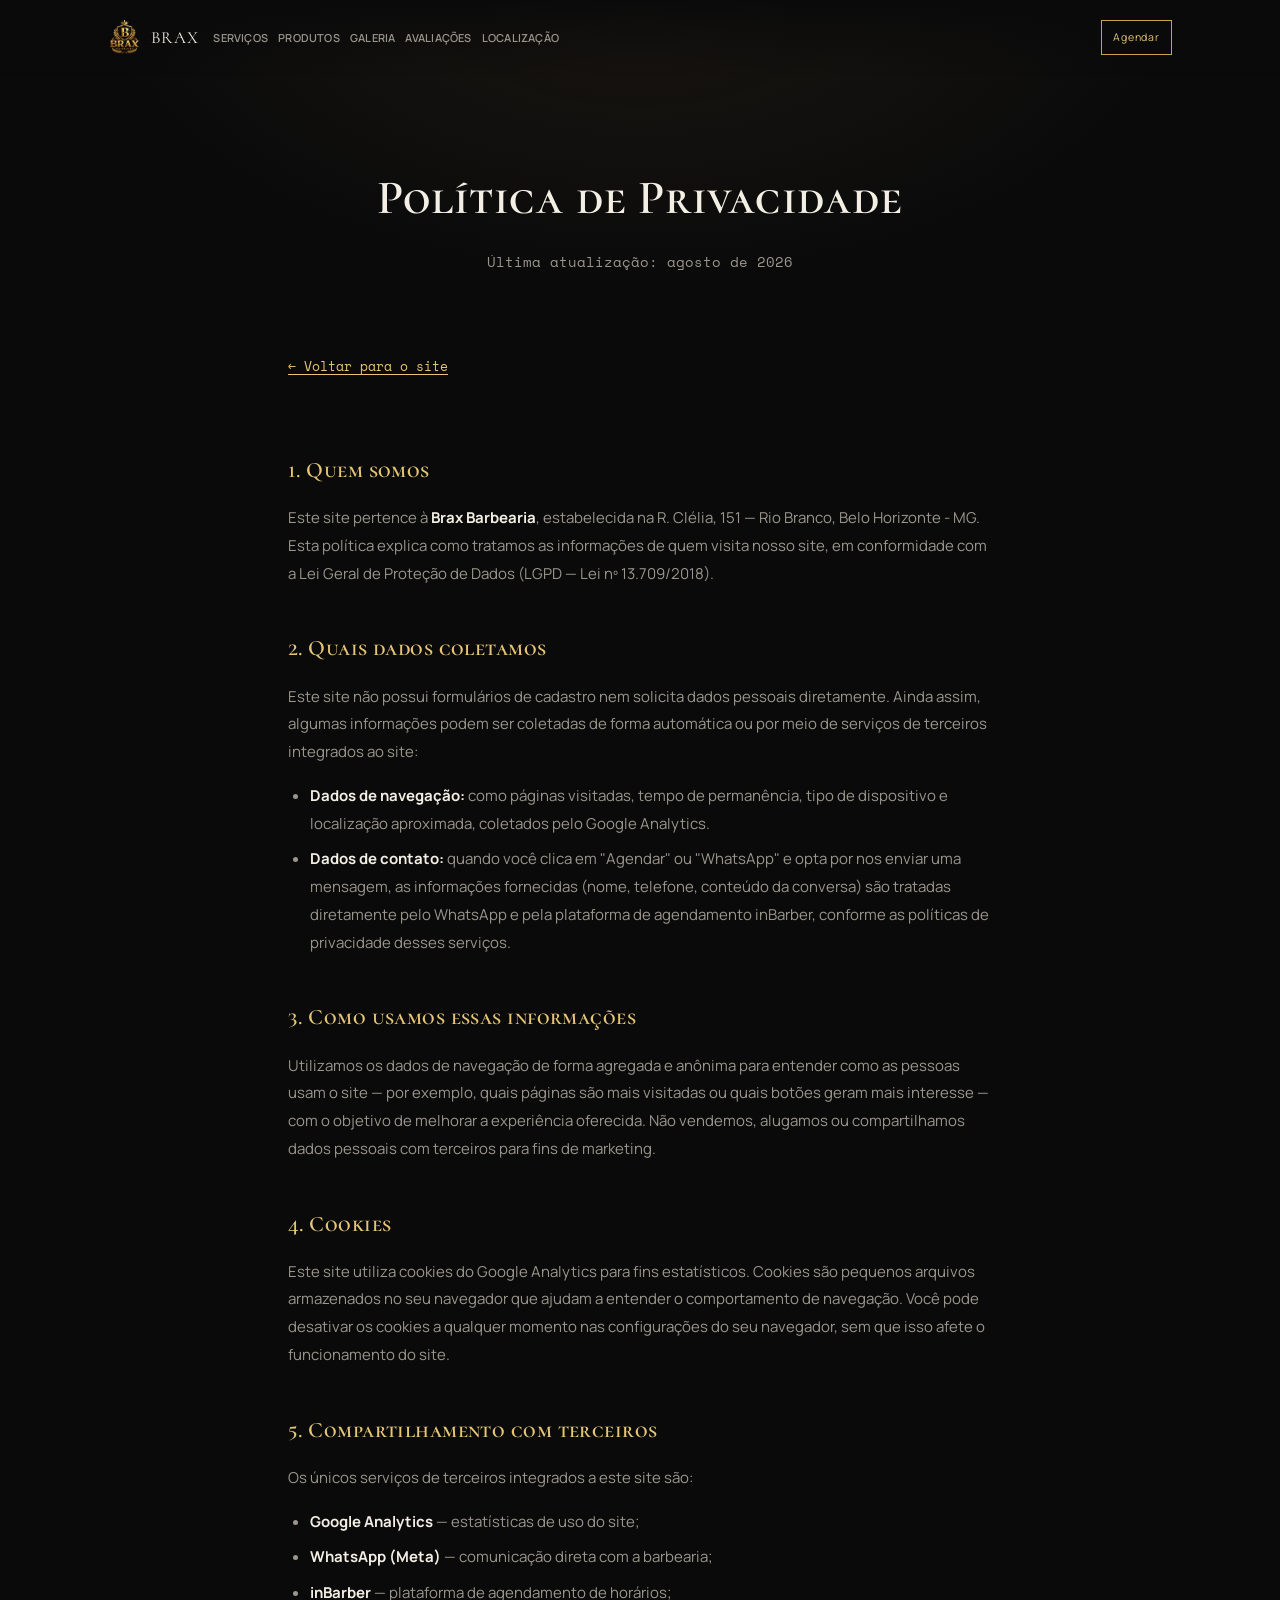
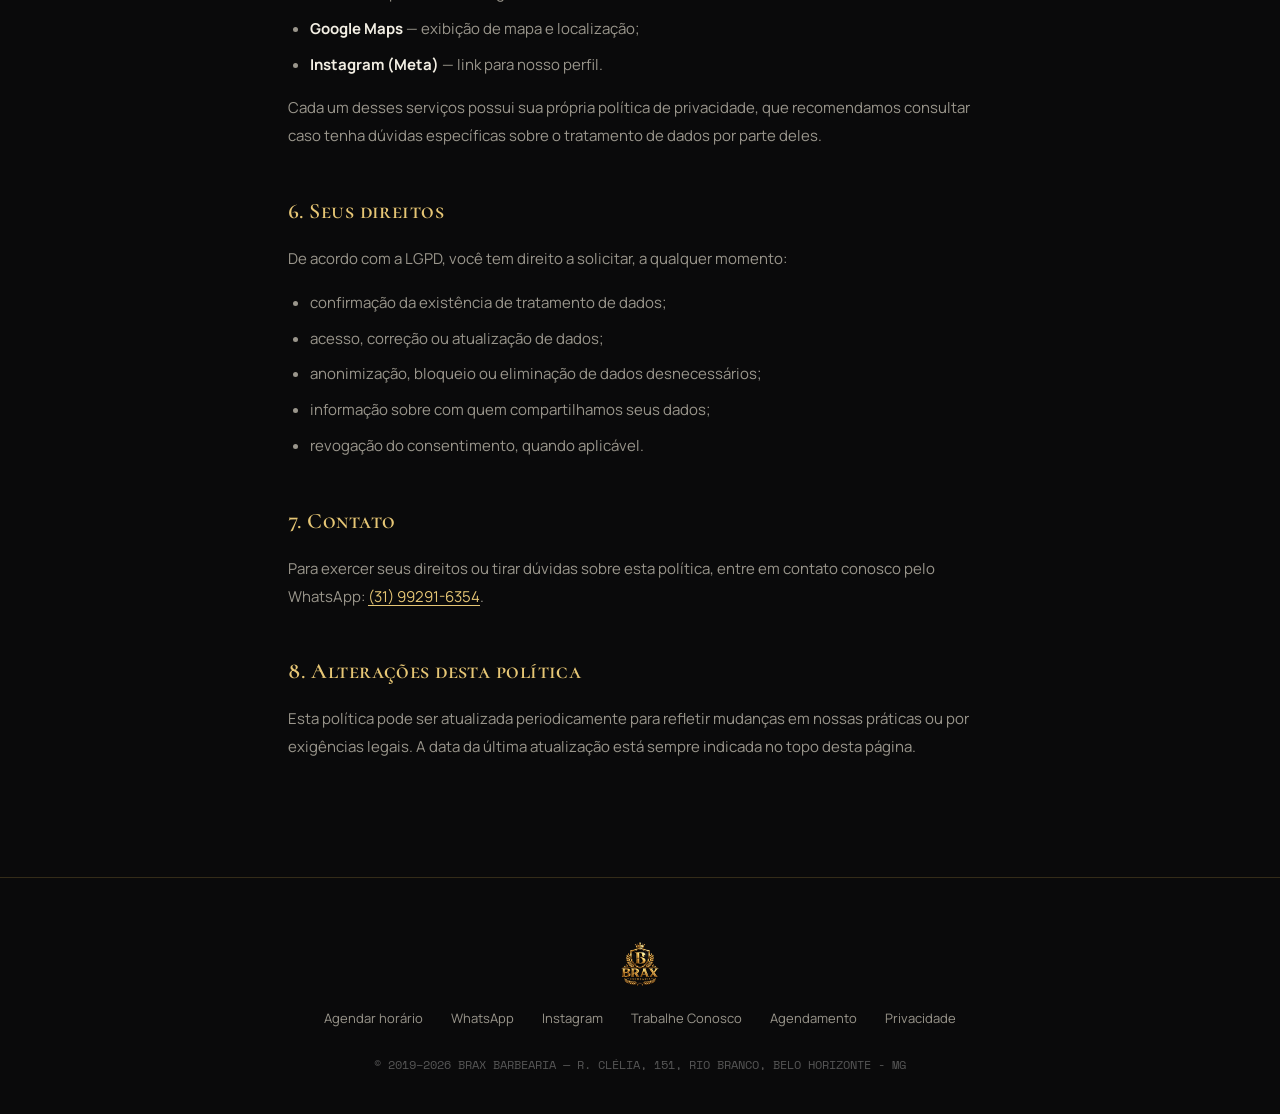
<file: Site Brax/privacidade.html>
<!DOCTYPE html>
<html lang="pt-BR">
<head>
<meta charset="UTF-8">
<meta name="viewport" content="width=device-width, initial-scale=1.0">
<title>Política de Privacidade — Brax Barbearia</title>
<meta name="description" content="Política de Privacidade da Brax Barbearia — como tratamos os dados de nossos clientes e visitantes do site.">
<link rel="canonical" href="https://braxbarbearia.com.br/privacidade.html">
<meta name="robots" content="noindex, follow">

<link rel="icon" type="image/x-icon" href="assets/favicon.ico">
<link rel="icon" type="image/png" sizes="32x32" href="assets/favicon-32.png">
<link rel="apple-touch-icon" sizes="180x180" href="assets/apple-touch-icon.png">

<link rel="preconnect" href="https://fonts.googleapis.com">
<link rel="preconnect" href="https://fonts.gstatic.com" crossorigin>
<link href="https://fonts.googleapis.com/css2?family=Cormorant+SC:wght@500;600;700&family=Manrope:wght@400;500;600;700&family=Space+Mono:wght@400;700&display=swap" rel="stylesheet">
<link rel="stylesheet" href="assets/styles.css">
<style>@media (max-width:760px){ nav .nav-actions{ display:flex } nav .nav-actions .icon-btn{ display:none } }</style>
</head>
<body>

<header id="siteHeader">
  <div class="wrap">
    <nav>
      <a href="index.html#top" class="brand-mark">
        <img src="assets/logo.png" alt="Brax Barbearia">
        <span>BRAX</span>
      </a>
      <div class="nav-links">
        <a href="index.html#servicos">Serviços</a>
        <a href="index.html#produtos">Produtos</a>
        <a href="index.html#galeria">Galeria</a>
        <a href="index.html#depoimentos">Avaliações</a>
        <a href="index.html#localizacao">Localização</a>
      </div>
      <div class="nav-actions">
        <a href="https://instagram.com/braxbarbearia" target="_blank" rel="noopener" aria-label="Instagram" class="icon-btn">
          <svg width="19" height="19" viewBox="0 0 24 24" fill="none" stroke="currentColor" stroke-width="1.8"><rect x="3" y="3" width="18" height="18" rx="5"/><circle cx="12" cy="12" r="4"/><circle cx="17.5" cy="6.5" r="1"/></svg>
        </a>
        <a class="btn-nav" href="https://chat.inbarberapp.com/Braxbarbearia" target="_blank" rel="noopener">Agendar</a>
      </div>
    </nav>
  </div>
</header>

<main>
  <section class="policy-hero">
    <div class="wrap">
      <h1>Política de Privacidade</h1>
      <p>Última atualização: agosto de 2026</p>
    </div>
  </section>

  <div class="policy-content">
    <a href="index.html" class="back-link">← Voltar para o site</a>

    <h2>1. Quem somos</h2>
    <p>Este site pertence à <strong>Brax Barbearia</strong>, estabelecida na R. Clélia, 151 — Rio Branco, Belo Horizonte - MG. Esta política explica como tratamos as informações de quem visita nosso site, em conformidade com a Lei Geral de Proteção de Dados (LGPD — Lei nº 13.709/2018).</p>

    <h2>2. Quais dados coletamos</h2>
    <p>Este site não possui formulários de cadastro nem solicita dados pessoais diretamente. Ainda assim, algumas informações podem ser coletadas de forma automática ou por meio de serviços de terceiros integrados ao site:</p>
    <ul>
      <li><strong>Dados de navegação:</strong> como páginas visitadas, tempo de permanência, tipo de dispositivo e localização aproximada, coletados pelo Google Analytics.</li>
      <li><strong>Dados de contato:</strong> quando você clica em "Agendar" ou "WhatsApp" e opta por nos enviar uma mensagem, as informações fornecidas (nome, telefone, conteúdo da conversa) são tratadas diretamente pelo WhatsApp e pela plataforma de agendamento inBarber, conforme as políticas de privacidade desses serviços.</li>
    </ul>

    <h2>3. Como usamos essas informações</h2>
    <p>Utilizamos os dados de navegação de forma agregada e anônima para entender como as pessoas usam o site — por exemplo, quais páginas são mais visitadas ou quais botões geram mais interesse — com o objetivo de melhorar a experiência oferecida. Não vendemos, alugamos ou compartilhamos dados pessoais com terceiros para fins de marketing.</p>

    <h2>4. Cookies</h2>
    <p>Este site utiliza cookies do Google Analytics para fins estatísticos. Cookies são pequenos arquivos armazenados no seu navegador que ajudam a entender o comportamento de navegação. Você pode desativar os cookies a qualquer momento nas configurações do seu navegador, sem que isso afete o funcionamento do site.</p>

    <h2>5. Compartilhamento com terceiros</h2>
    <p>Os únicos serviços de terceiros integrados a este site são:</p>
    <ul>
      <li><strong>Google Analytics</strong> — estatísticas de uso do site;</li>
      <li><strong>WhatsApp (Meta)</strong> — comunicação direta com a barbearia;</li>
      <li><strong>inBarber</strong> — plataforma de agendamento de horários;</li>
      <li><strong>Google Maps</strong> — exibição de mapa e localização;</li>
      <li><strong>Instagram (Meta)</strong> — link para nosso perfil.</li>
    </ul>
    <p>Cada um desses serviços possui sua própria política de privacidade, que recomendamos consultar caso tenha dúvidas específicas sobre o tratamento de dados por parte deles.</p>

    <h2>6. Seus direitos</h2>
    <p>De acordo com a LGPD, você tem direito a solicitar, a qualquer momento:</p>
    <ul>
      <li>confirmação da existência de tratamento de dados;</li>
      <li>acesso, correção ou atualização de dados;</li>
      <li>anonimização, bloqueio ou eliminação de dados desnecessários;</li>
      <li>informação sobre com quem compartilhamos seus dados;</li>
      <li>revogação do consentimento, quando aplicável.</li>
    </ul>

    <h2>7. Contato</h2>
    <p>Para exercer seus direitos ou tirar dúvidas sobre esta política, entre em contato conosco pelo WhatsApp: <a href="https://wa.me/5531992916354" target="_blank" rel="noopener">(31) 99291-6354</a>.</p>

    <h2>8. Alterações desta política</h2>
    <p>Esta política pode ser atualizada periodicamente para refletir mudanças em nossas práticas ou por exigências legais. A data da última atualização está sempre indicada no topo desta página.</p>
  </div>
</main>

<footer>
  <div class="wrap">
    <img src="assets/logo.png" alt="Brax Barbearia">
    <div class="foot-links">
      <a href="https://chat.inbarberapp.com/Braxbarbearia" target="_blank" rel="noopener">Agendar horário</a>
      <a href="https://wa.me/5531992916354" target="_blank" rel="noopener">WhatsApp</a>
      <a href="https://instagram.com/braxbarbearia" target="_blank" rel="noopener">Instagram</a>
      <a href="trabalhe-conosco.html">Trabalhe Conosco</a>
      <a href="politica-agendamento.html">Agendamento</a>
      <a href="privacidade.html">Privacidade</a>
    </div>
    <div class="copy">© 2019–2026 BRAX BARBEARIA — R. CLÉLIA, 151, RIO BRANCO, BELO HORIZONTE - MG</div>
  </div>
</footer>

<div class="sticky-cta">
  <a class="btn btn-ghost" href="https://wa.me/5531992916354?text=Ol%C3%A1!%20Gostaria%20de%20agendar%20um%20hor%C3%A1rio%20na%20Brax%20Barbearia." target="_blank" rel="noopener">WhatsApp</a>
  <a class="btn btn-primary" href="https://chat.inbarberapp.com/Braxbarbearia" target="_blank" rel="noopener">Agendar</a>
</div>

<script>
  const header = document.getElementById('siteHeader');
  window.addEventListener('scroll', () => {
    header.classList.toggle('scrolled', window.scrollY > 40);
  });
</script>

</body>
</html>
</file>
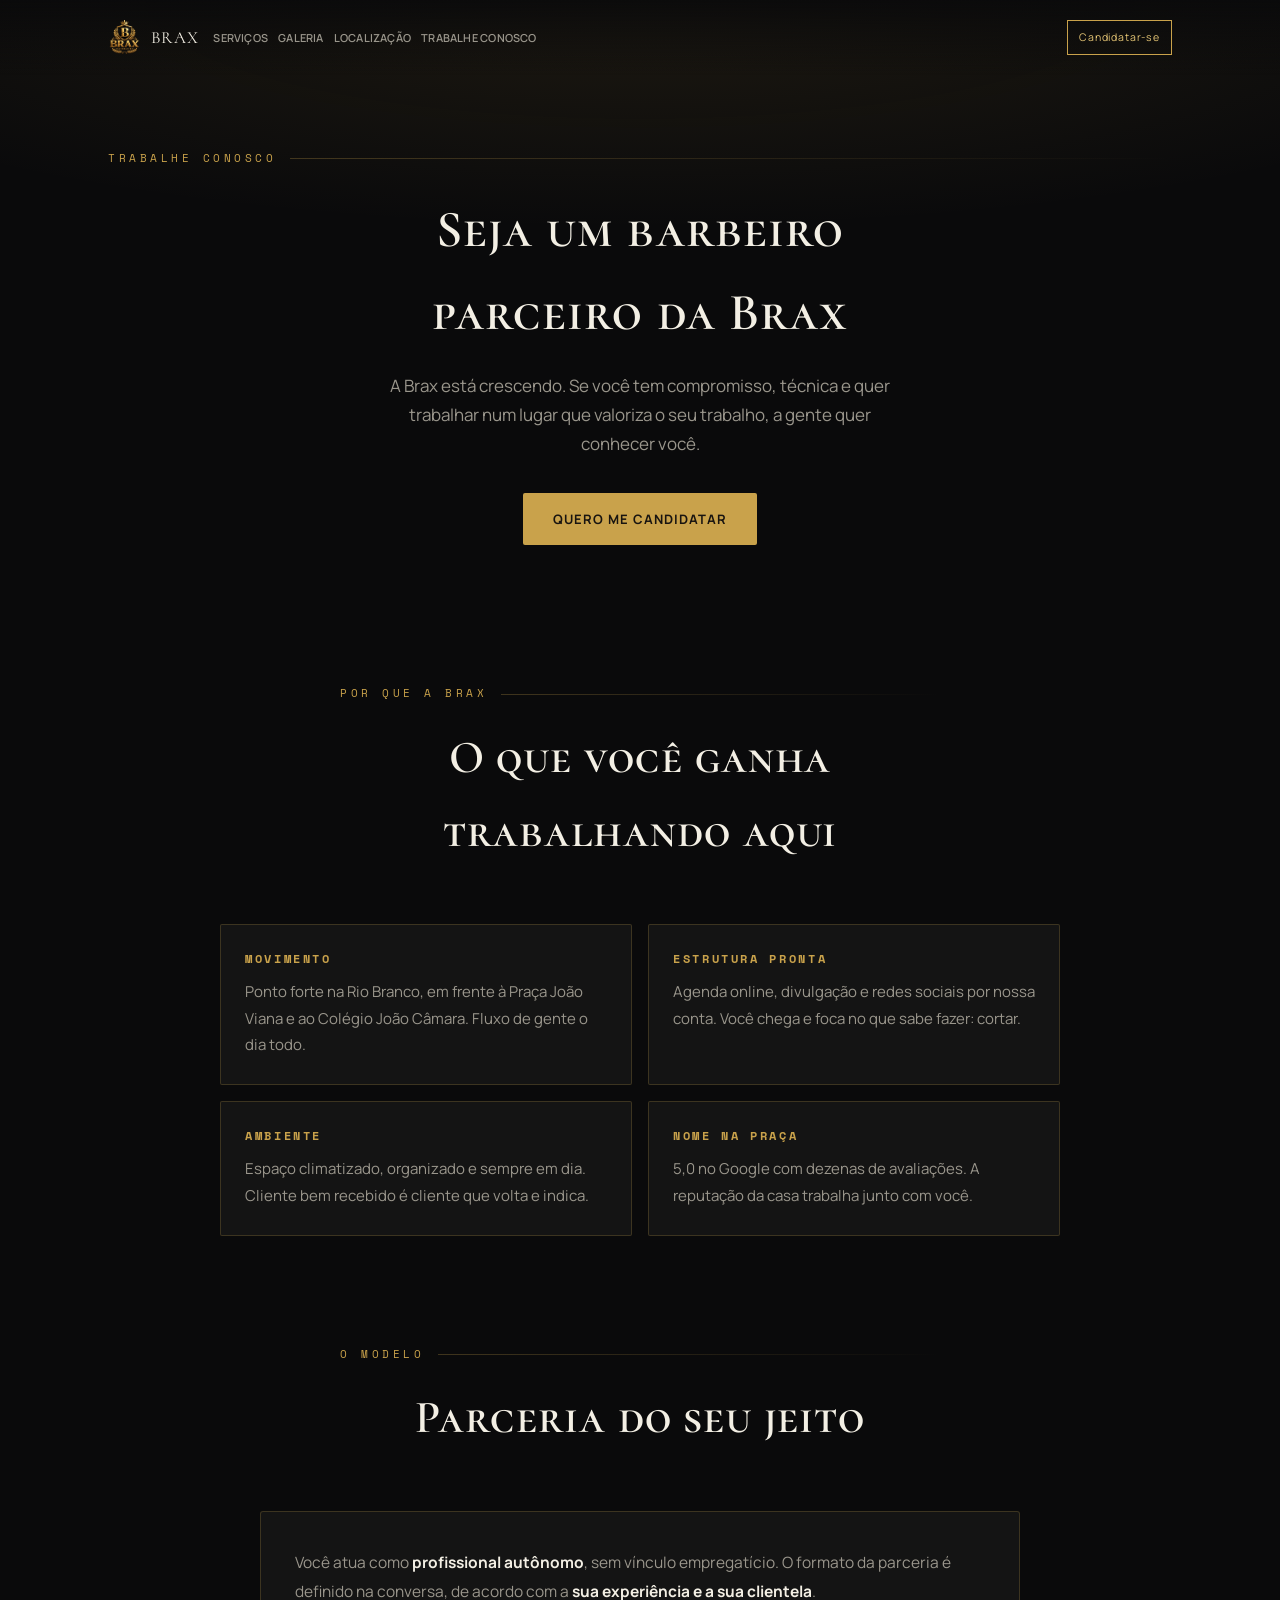
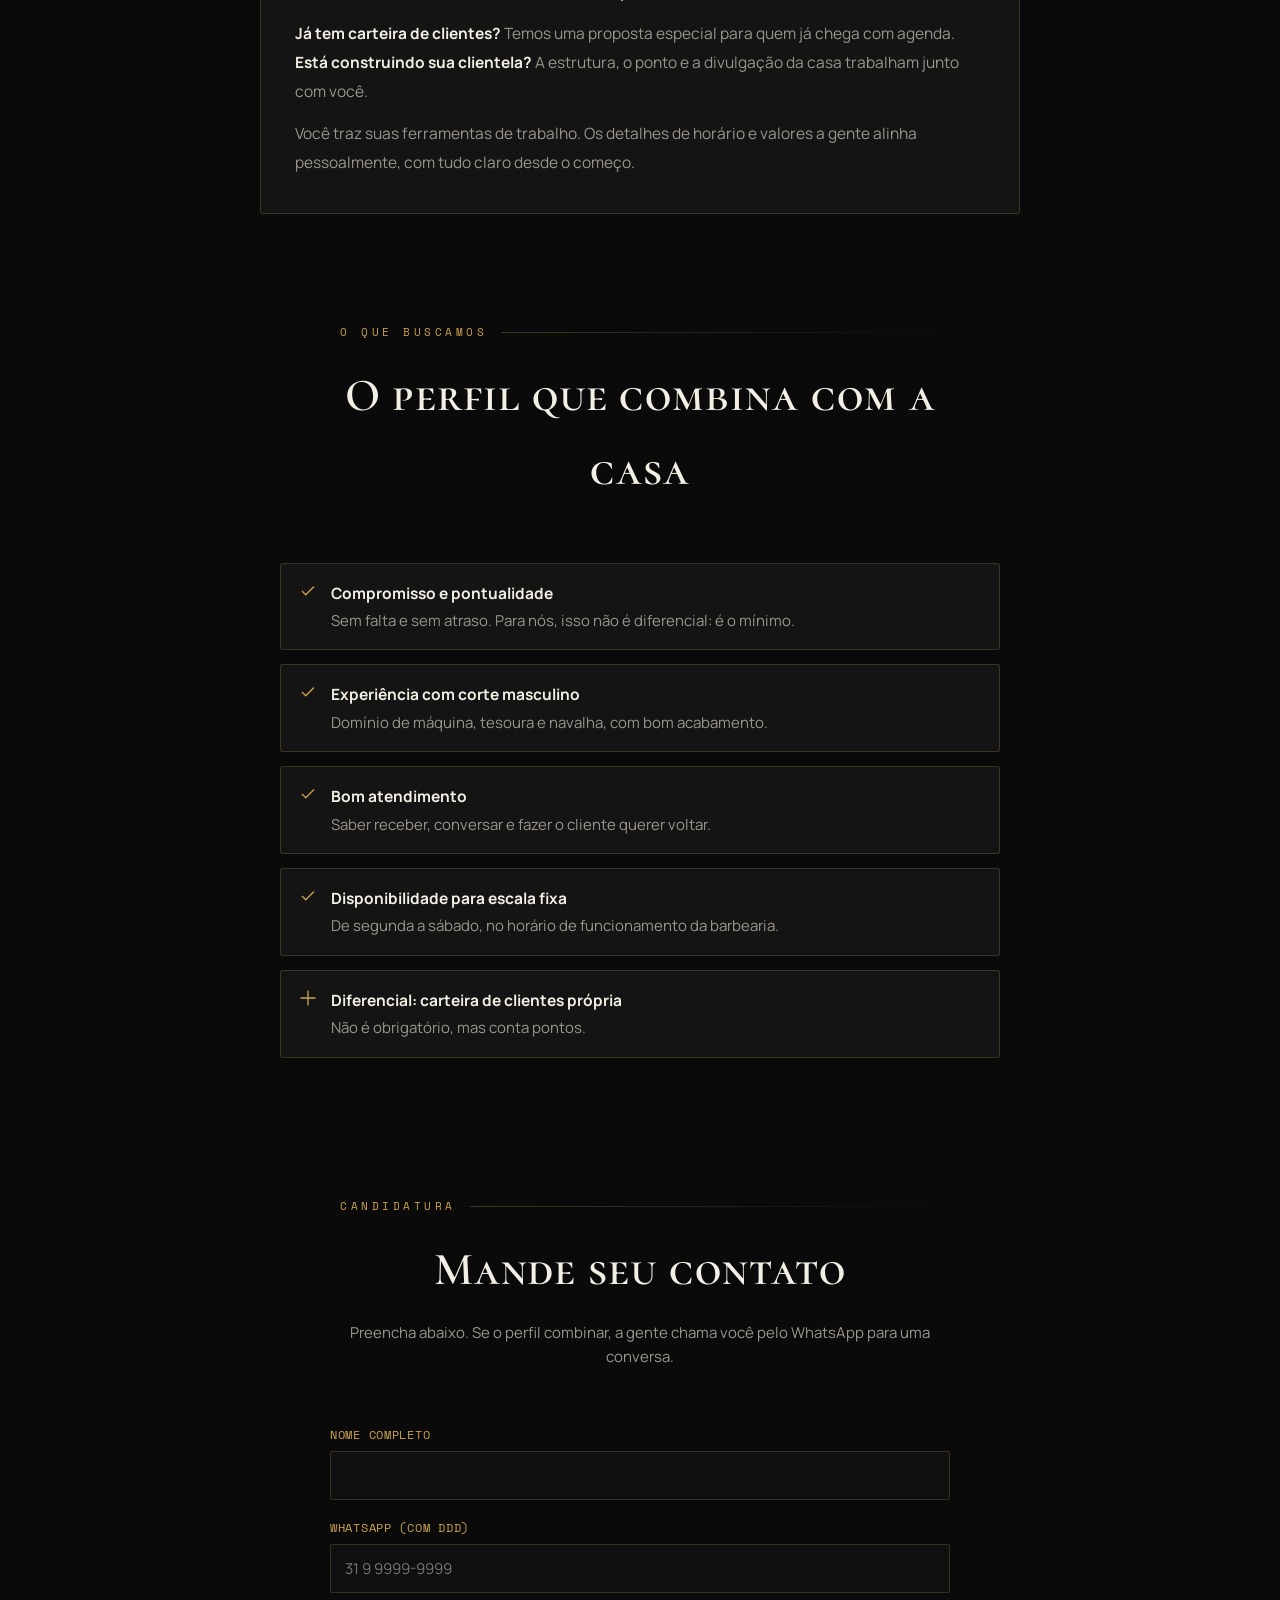
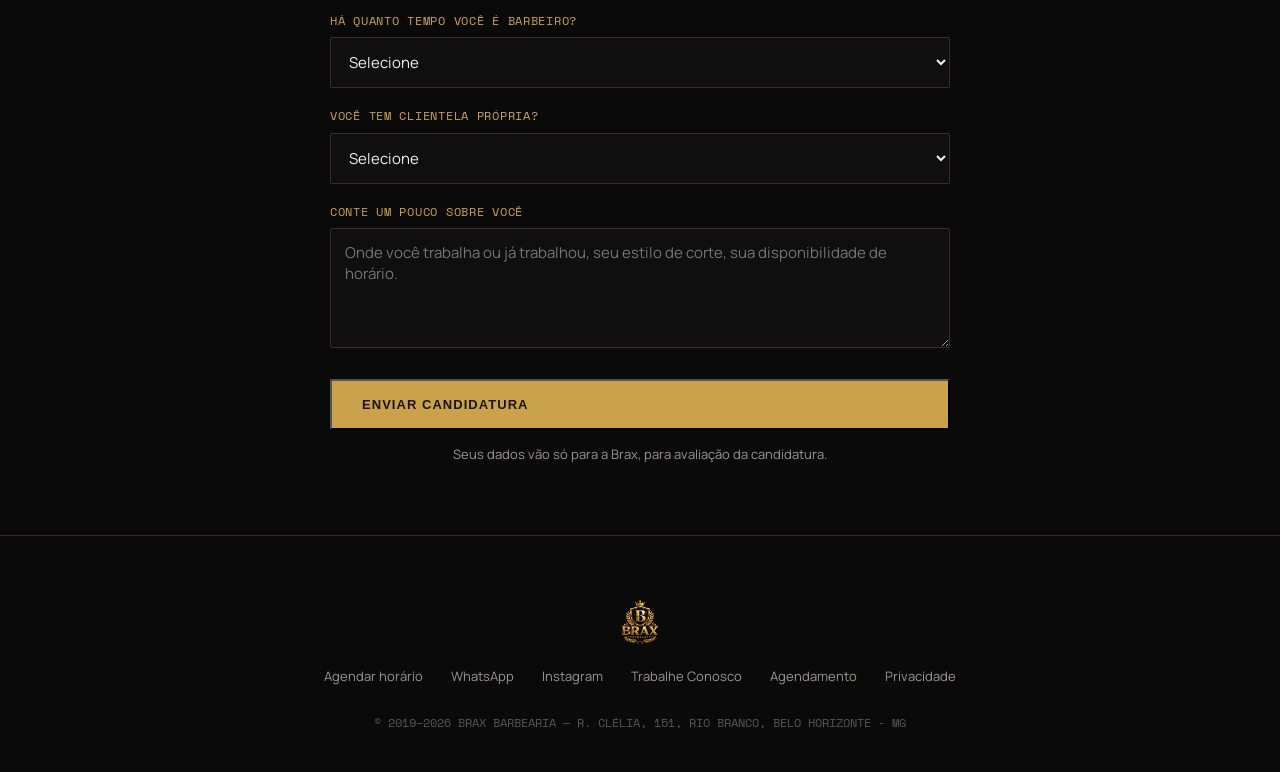
<file: Site Brax/trabalhe-conosco.html>
<!DOCTYPE html>
<!-- form: trabalhe-conosco (Netlify Forms) -->
<html lang="pt-BR">
<head>
<meta charset="UTF-8">
<meta name="viewport" content="width=device-width, initial-scale=1.0">
<title>Trabalhe Conosco — Brax Barbearia</title>
<meta name="description" content="Seja um barbeiro parceiro da Brax Barbearia, na Rio Branco, Belo Horizonte. Parceria para barbeiros com ou sem clientela própria. Candidate-se pelo site.">
<link rel="canonical" href="https://braxbarbearia.com.br/trabalhe-conosco.html">

<!-- Google tag (gtag.js) -->
<script async src="https://www.googletagmanager.com/gtag/js?id=G-MPMCFSD4QN"></script>
<script>
  window.dataLayer = window.dataLayer || [];
  function gtag(){dataLayer.push(arguments);}
  gtag('js', new Date());
  gtag('config', 'G-MPMCFSD4QN');
</script>

<!-- Meta Pixel Code -->
<script>
  !function(f,b,e,v,n,t,s)
  {if(f.fbq)return;n=f.fbq=function(){n.callMethod?
  n.callMethod.apply(n,arguments):n.queue.push(arguments)};
  if(!f._fbq)f._fbq=n;n.push=n;n.loaded=!0;n.version='2.0';
  n.queue=[];t=b.createElement(e);t.async=!0;
  t.src=v;s=b.getElementsByTagName(e)[0];
  s.parentNode.insertBefore(t,s)}(window, document,'script',
  'https://connect.facebook.net/en_US/fbevents.js');
  fbq('init', '4093121740979566');
  fbq('track', 'PageView');
</script>
<noscript><img height="1" width="1" style="display:none"
  src="https://www.facebook.com/tr?id=4093121740979566&ev=PageView&noscript=1"/></noscript>
<!-- End Meta Pixel Code -->

<link rel="icon" type="image/x-icon" href="assets/favicon.ico">
<link rel="icon" type="image/png" sizes="32x32" href="assets/favicon-32.png">
<link rel="icon" type="image/png" sizes="192x192" href="assets/favicon-192.png">
<link rel="apple-touch-icon" sizes="180x180" href="assets/apple-touch-icon.png">

<meta property="og:type" content="website">
<meta property="og:url" content="https://braxbarbearia.com.br/trabalhe-conosco.html">
<meta property="og:title" content="Trabalhe Conosco — Brax Barbearia">
<meta property="og:description" content="A Brax está crescendo e procura um barbeiro parceiro. Rio Branco, Belo Horizonte.">
<meta property="og:image" content="https://braxbarbearia.com.br/assets/og-image.jpg">
<meta property="og:image:width" content="1200">
<meta property="og:image:height" content="630">
<meta property="og:locale" content="pt_BR">
<meta name="twitter:card" content="summary_large_image">
<meta name="twitter:title" content="Trabalhe Conosco — Brax Barbearia">
<meta name="twitter:description" content="A Brax está crescendo e procura um barbeiro parceiro.">
<meta name="twitter:image" content="https://braxbarbearia.com.br/assets/og-image.jpg">

<link rel="preconnect" href="https://fonts.googleapis.com">
<link rel="preconnect" href="https://fonts.gstatic.com" crossorigin>
<link href="https://fonts.googleapis.com/css2?family=Cormorant+SC:wght@500;600;700&family=Manrope:wght@400;500;600;700&family=Space+Mono:wght@400;700&display=swap" rel="stylesheet">
<link rel="stylesheet" href="assets/styles.css">
<style>
  @media (max-width:760px){ nav .nav-actions{ display:flex } nav .nav-actions .icon-btn{ display:none } }

  .job-hero{
    padding:150px 0 70px;
    text-align:center;
    background:
      radial-gradient(120% 60% at 50% 0%, rgba(201,162,75,0.10), transparent 62%),
      var(--bg);
  }
  .job-hero .eyebrow{ justify-content:center; margin-bottom:20px; }
  .job-hero h1{ font-size:clamp(34px,5.4vw,52px); color:var(--ivory); max-width:16ch; margin:0 auto 18px; text-wrap:balance; }
  .job-hero p{ color:var(--muted); font-size:17px; line-height:1.7; max-width:52ch; margin:0 auto 34px; }

  .job-section{ padding:70px 0; }
  .job-section.tight{ padding:40px 0 70px; }

  .model-card{
    max-width:760px; margin:0 auto;
    background:var(--surface, #141414);
    border:1px solid var(--line);
    border-radius:3px;
    padding:36px 34px;
  }
  .model-card p{ color:var(--muted); font-size:15.5px; line-height:1.85; }
  .model-card p + p{ margin-top:14px; }
  .model-card strong{ color:var(--ivory); }

  .want-list{ max-width:720px; margin:0 auto; display:grid; gap:14px; }
  .want-list li{
    list-style:none;
    display:flex; gap:14px; align-items:flex-start;
    background:var(--surface, #141414);
    border:1px solid var(--line);
    border-radius:3px;
    padding:16px 18px;
    color:var(--muted); font-size:15px; line-height:1.7;
  }
  .want-list li svg{ flex-shrink:0; margin-top:2px; color:var(--gold); }
  .want-list li b{ color:var(--ivory); display:block; margin-bottom:2px; font-size:15.5px; }

  .form-wrap{ max-width:620px; margin:0 auto; }
  .form-wrap .field{ margin-bottom:18px; }
  .form-wrap label{
    display:block; margin-bottom:7px;
    font-family:'Space Mono', monospace; font-size:12px; letter-spacing:0.06em;
    text-transform:uppercase; color:var(--gold);
  }
  .form-wrap input,
  .form-wrap select,
  .form-wrap textarea{
    width:100%;
    background:#0f0f10;
    border:1px solid var(--line);
    border-radius:2px;
    color:var(--ivory);
    font-family:'Manrope', sans-serif;
    font-size:15px;
    padding:13px 14px;
  }
  .form-wrap textarea{ min-height:120px; resize:vertical; }
  .form-wrap input:focus,
  .form-wrap select:focus,
  .form-wrap textarea:focus{ outline:2px solid var(--gold-bright); outline-offset:1px; border-color:transparent; }
  .form-wrap .hp{ position:absolute; left:-9999px; }
  .form-wrap button{ width:100%; margin-top:6px; }
  .form-note{ margin-top:14px; font-size:13px; color:var(--muted); text-align:center; }

  .form-success{
    max-width:620px; margin:0 auto; text-align:center;
    background:var(--surface, #141414);
    border:1px solid var(--gold-dim, rgba(201,162,75,0.3));
    border-radius:3px;
    padding:44px 34px;
  }
  .form-success h3{ font-size:26px; color:var(--ivory); margin-bottom:10px; }
  .form-success p{ color:var(--muted); font-size:15px; line-height:1.7; }
</style>
</head>
<body>

<header id="siteHeader">
  <div class="wrap">
    <nav>
      <a href="index.html#top" class="brand-mark">
        <img src="assets/logo.png" alt="Brax Barbearia">
        <span>BRAX</span>
      </a>
      <div class="nav-links">
        <a href="index.html#servicos">Serviços</a>
        <a href="index.html#galeria">Galeria</a>
        <a href="index.html#localizacao">Localização</a>
        <a href="trabalhe-conosco.html" aria-current="page">Trabalhe Conosco</a>
      </div>
      <div class="nav-actions">
        <a href="https://instagram.com/braxbarbearia" target="_blank" rel="noopener" aria-label="Instagram" class="icon-btn">
          <svg width="19" height="19" viewBox="0 0 24 24" fill="none" stroke="currentColor" stroke-width="1.8"><rect x="3" y="3" width="18" height="18" rx="5"/><circle cx="12" cy="12" r="4"/><circle cx="17.5" cy="6.5" r="1"/></svg>
        </a>
        <a class="btn-nav" href="#candidatura">Candidatar-se</a>
      </div>
    </nav>
  </div>
</header>

<main>
  <section class="job-hero">
    <div class="wrap">
      <div class="eyebrow"><span>Trabalhe Conosco</span></div>
      <h1>Seja um barbeiro parceiro da Brax</h1>
      <p>A Brax está crescendo. Se você tem compromisso, técnica e quer trabalhar num lugar que valoriza o seu trabalho, a gente quer conhecer você.</p>
      <a class="btn btn-primary" href="#candidatura">Quero me candidatar</a>
    </div>
  </section>

  <section class="job-section">
    <div class="wrap">
      <div class="section-head">
        <div class="eyebrow" style="justify-content:center;"><span>Por que a Brax</span></div>
        <h2>O que você ganha trabalhando aqui</h2>
      </div>
      <div class="pillars">
        <div class="pillar">
          <span class="pillar-label mono">Movimento</span>
          <p>Ponto forte na Rio Branco, em frente à Praça João Viana e ao Colégio João Câmara. Fluxo de gente o dia todo.</p>
        </div>
        <div class="pillar">
          <span class="pillar-label mono">Estrutura pronta</span>
          <p>Agenda online, divulgação e redes sociais por nossa conta. Você chega e foca no que sabe fazer: cortar.</p>
        </div>
        <div class="pillar">
          <span class="pillar-label mono">Ambiente</span>
          <p>Espaço climatizado, organizado e sempre em dia. Cliente bem recebido é cliente que volta e indica.</p>
        </div>
        <div class="pillar">
          <span class="pillar-label mono">Nome na praça</span>
          <p>5,0 no Google com dezenas de avaliações. A reputação da casa trabalha junto com você.</p>
        </div>
      </div>
    </div>
  </section>

  <section class="job-section tight">
    <div class="wrap">
      <div class="section-head">
        <div class="eyebrow" style="justify-content:center;"><span>O modelo</span></div>
        <h2>Parceria do seu jeito</h2>
      </div>
      <div class="model-card">
        <p>Você atua como <strong>profissional autônomo</strong>, sem vínculo empregatício. O formato da parceria é definido na conversa, de acordo com a <strong>sua experiência e a sua clientela</strong>.</p>
        <p><strong>Já tem carteira de clientes?</strong> Temos uma proposta especial para quem já chega com agenda. <strong>Está construindo sua clientela?</strong> A estrutura, o ponto e a divulgação da casa trabalham junto com você.</p>
        <p>Você traz suas ferramentas de trabalho. Os detalhes de horário e valores a gente alinha pessoalmente, com tudo claro desde o começo.</p>
      </div>
    </div>
  </section>

  <section class="job-section tight">
    <div class="wrap">
      <div class="section-head">
        <div class="eyebrow" style="justify-content:center;"><span>O que buscamos</span></div>
        <h2>O perfil que combina com a casa</h2>
      </div>
      <ul class="want-list">
        <li>
          <svg width="18" height="18" viewBox="0 0 24 24" fill="none" stroke="currentColor" stroke-width="1.8"><path d="M20 6 9 17l-5-5"/></svg>
          <span><b>Compromisso e pontualidade</b>Sem falta e sem atraso. Para nós, isso não é diferencial: é o mínimo.</span>
        </li>
        <li>
          <svg width="18" height="18" viewBox="0 0 24 24" fill="none" stroke="currentColor" stroke-width="1.8"><path d="M20 6 9 17l-5-5"/></svg>
          <span><b>Experiência com corte masculino</b>Domínio de máquina, tesoura e navalha, com bom acabamento.</span>
        </li>
        <li>
          <svg width="18" height="18" viewBox="0 0 24 24" fill="none" stroke="currentColor" stroke-width="1.8"><path d="M20 6 9 17l-5-5"/></svg>
          <span><b>Bom atendimento</b>Saber receber, conversar e fazer o cliente querer voltar.</span>
        </li>
        <li>
          <svg width="18" height="18" viewBox="0 0 24 24" fill="none" stroke="currentColor" stroke-width="1.8"><path d="M20 6 9 17l-5-5"/></svg>
          <span><b>Disponibilidade para escala fixa</b>De segunda a sábado, no horário de funcionamento da barbearia.</span>
        </li>
        <li>
          <svg width="18" height="18" viewBox="0 0 24 24" fill="none" stroke="currentColor" stroke-width="1.8"><path d="M12 2v20M2 12h20"/></svg>
          <span><b>Diferencial: carteira de clientes própria</b>Não é obrigatório, mas conta pontos.</span>
        </li>
      </ul>
    </div>
  </section>

  <section class="job-section" id="candidatura">
    <div class="wrap">
      <div class="section-head">
        <div class="eyebrow" style="justify-content:center;"><span>Candidatura</span></div>
        <h2>Mande seu contato</h2>
        <p>Preencha abaixo. Se o perfil combinar, a gente chama você pelo WhatsApp para uma conversa.</p>
      </div>

      <div class="form-wrap">
        <form name="trabalhe-conosco" method="POST" data-netlify="true" netlify-honeypot="bot-field" id="jobForm">
          <input type="hidden" name="form-name" value="trabalhe-conosco">
          <p class="hp">
            <label>Não preencha isto: <input name="bot-field"></label>
          </p>

          <div class="field">
            <label for="nome">Nome completo</label>
            <input type="text" id="nome" name="nome" required autocomplete="name">
          </div>

          <div class="field">
            <label for="whatsapp">WhatsApp (com DDD)</label>
            <input type="tel" id="whatsapp" name="whatsapp" required placeholder="31 9 9999-9999" autocomplete="tel">
          </div>

          <div class="field">
            <label for="experiencia">Há quanto tempo você é barbeiro?</label>
            <select id="experiencia" name="experiencia" required>
              <option value="">Selecione</option>
              <option>Menos de 1 ano</option>
              <option>1 a 3 anos</option>
              <option>3 a 5 anos</option>
              <option>Mais de 5 anos</option>
            </select>
          </div>

          <div class="field">
            <label for="clientela">Você tem clientela própria?</label>
            <select id="clientela" name="clientela" required>
              <option value="">Selecione</option>
              <option>Sim, tenho uma boa carteira</option>
              <option>Um pouco, em formação</option>
              <option>Ainda não</option>
            </select>
          </div>

          <div class="field">
            <label for="sobre">Conte um pouco sobre você</label>
            <textarea id="sobre" name="sobre" placeholder="Onde você trabalha ou já trabalhou, seu estilo de corte, sua disponibilidade de horário."></textarea>
          </div>

          <button type="submit" class="btn btn-primary">Enviar candidatura</button>
          <p class="form-note">Seus dados vão só para a Brax, para avaliação da candidatura.</p>
        </form>

        <div class="form-success" id="jobSuccess" hidden>
          <h3>Recebemos sua candidatura</h3>
          <p>Obrigado pelo interesse em fazer parte da Brax. Se o seu perfil combinar com o que a gente procura, entramos em contato pelo WhatsApp que você informou.</p>
        </div>
      </div>
    </div>
  </section>
</main>

<footer>
  <div class="wrap">
    <img src="assets/logo.png" alt="Brax Barbearia">
    <div class="foot-links">
      <a href="https://chat.inbarberapp.com/Braxbarbearia" target="_blank" rel="noopener">Agendar horário</a>
      <a href="https://wa.me/5531992916354" target="_blank" rel="noopener">WhatsApp</a>
      <a href="https://instagram.com/braxbarbearia" target="_blank" rel="noopener">Instagram</a>
      <a href="trabalhe-conosco.html">Trabalhe Conosco</a>
      <a href="politica-agendamento.html">Agendamento</a>
      <a href="privacidade.html">Privacidade</a>
    </div>
    <div class="copy">© 2019–2026 BRAX BARBEARIA — R. CLÉLIA, 151, RIO BRANCO, BELO HORIZONTE - MG</div>
  </div>
</footer>

<script>
  const header = document.getElementById('siteHeader');
  window.addEventListener('scroll', () => {
    header.classList.toggle('scrolled', window.scrollY > 40);
  });

  const form = document.getElementById('jobForm');
  const success = document.getElementById('jobSuccess');
  form.addEventListener('submit', function (e) {
    e.preventDefault();
    const body = new URLSearchParams(new FormData(form)).toString();
    fetch('/', { method: 'POST', headers: { 'Content-Type': 'application/x-www-form-urlencoded' }, body: body })
      .then(function () {
        form.hidden = true;
        success.hidden = false;
        success.scrollIntoView({ behavior: 'smooth', block: 'center' });
        if (typeof gtag === 'function') gtag('event', 'candidatura_enviada', { page: '/trabalhe-conosco' });
        if (typeof fbq === 'function') fbq('trackCustom', 'JobApplication');
      })
      .catch(function () {
        alert('Não consegui enviar agora. Tente de novo em instantes ou chame no WhatsApp (31) 99291-6354.');
      });
  });
</script>

</body>
</html>
</file>
<file: Site Brax/assets/styles.css>
:root{
    --bg:#0a0a0b;
    --surface:#141414;
    --surface-2:#1b1a18;
    --gold:#c9a24b;
    --gold-bright:#e6c675;
    --gold-dim: rgba(201,162,75,0.28);
    --ivory:#f3efe4;
    --muted:#9a968c;
    --line: rgba(201,162,75,0.22);
    --radius: 2px;
  }
  *{margin:0;padding:0;box-sizing:border-box;}
  html{ scroll-behavior:smooth; overflow-x:hidden; }
  body{
    background:var(--bg);
    color:var(--ivory);
    font-family:'Manrope', sans-serif;
    font-weight:400;
    line-height:1.6;
    -webkit-font-smoothing:antialiased;
    overflow-x:hidden;
    width:100%;
    max-width:100%;
    position:relative;
  }
  h1,h2,h3{
    font-family:'Cormorant SC', serif;
    font-weight:600;
    letter-spacing:0.02em;
  }
  .mono{font-family:'Space Mono', monospace;}
  a{color:inherit; text-decoration:none;}
  img{max-width:100%; display:block;}
  .wrap{max-width:1120px; margin:0 auto; padding:0 28px;}

  /* Eyebrow / structural label */
  .eyebrow{
    font-family:'Space Mono', monospace;
    font-size:11px;
    letter-spacing:0.32em;
    text-transform:uppercase;
    color:var(--gold);
    display:flex;
    align-items:center;
    gap:14px;
    margin-bottom:18px;
  }
  .eyebrow::after{
    content:"";
    flex:1;
    height:1px;
    background:linear-gradient(to right, var(--gold-dim), transparent);
  }

  /* Signature divider — echoes the scroll/laurel line under the crest */
  .divider{
    display:flex;
    align-items:center;
    justify-content:center;
    gap:16px;
    padding:56px 0;
    opacity:0.85;
  }
  .divider .rule{
    height:1px;
    width:120px;
    background:linear-gradient(to var(--dir,right), transparent, var(--gold) 60%, var(--gold));
  }
  .divider .rule.left{ --dir:left; }
  .divider svg{ flex-shrink:0; }

  /* NAV */
  header{
    position:fixed; top:0; left:0; right:0; z-index:50;
    background: linear-gradient(to bottom, rgba(10,10,11,0.92), rgba(10,10,11,0));
    padding:20px 0;
    transition: background 0.3s ease, backdrop-filter 0.3s ease, box-shadow .3s ease;
  }
  header.scrolled{
    background: rgba(10,10,11,0.88);
    backdrop-filter: blur(10px);
    box-shadow: 0 1px 0 var(--line);
    padding:14px 0;
  }
  nav{display:flex; align-items:center; gap:clamp(16px, 2.6vw, 40px);}
  .brand-mark{display:flex; align-items:center; gap:10px; flex-shrink:0;}
  .brand-mark img{height:34px; width:auto;}
  .brand-mark span{font-family:'Cormorant SC', serif; font-size:19px; letter-spacing:0.08em; color:var(--ivory);}
  nav .nav-links{display:flex; align-items:center; gap:clamp(10px, 1.7vw, 24px); font-size:12px; letter-spacing:0.03em; text-transform:uppercase; font-weight:600;}
  nav .nav-links a{color:var(--muted); transition:color .2s; white-space:nowrap;}
  nav .nav-links a:hover{color:var(--gold-bright);}
  .nav-actions{display:flex; align-items:center; gap:14px; margin-left:auto; flex-shrink:0;}
  .icon-btn{
    display:flex; align-items:center; justify-content:center;
    width:38px; height:38px; border-radius:50%;
    border:1px solid rgba(243,239,228,0.28); color:var(--ivory);
    transition:border-color .2s, color .2s;
    flex-shrink:0;
  }
  .icon-btn:hover{ border-color:var(--gold); color:var(--gold-bright); }
  .btn-nav{
    border:1px solid var(--gold); color:var(--gold-bright) !important;
    padding:9px 18px; font-size:12px; letter-spacing:0.08em;
  }
  .btn-nav:hover{background:var(--gold); color:var(--bg) !important;}

  /* telas médias: aperta o menu em vez de esconder itens (10 itens) */
  @media (max-width:1320px){
    nav{ gap:14px; }
    nav .nav-links{ gap:10px; font-size:11px; letter-spacing:0.02em; }
    .brand-mark span{ font-size:17px; }
    .nav-actions{ gap:9px; }
    .btn-nav{ padding:8px 11px; font-size:10.5px; }
    nav .nav-actions .icon-btn{ display:none; }  /* atalho do Instagram — já está no rodapé e no menu mobile */
  }
  @media (max-width:1120px){
    #siteHeader .wrap{ padding:0 14px; }
    nav{ gap:10px; }
    nav .nav-links{ gap:7px; font-size:10.5px; letter-spacing:0; }
    .brand-mark span{ display:none; }  /* mantém só o brasão; o texto BRAX volta acima de 1120px */
    .btn-nav{ padding:7px 10px; font-size:10px; }
  }
  @media (max-width:940px){
    nav .nav-links{ gap:6px; font-size:9.75px; }
    .brand-mark img{ height:30px; }
  }

  /* Mobile nav toggle (hamburger) */
  .nav-toggle{
    display:none;
    width:42px; height:42px; flex-shrink:0;
    flex-direction:column; align-items:center; justify-content:center; gap:5px;
    background:none; border:1px solid rgba(243,239,228,0.28); border-radius:50%;
    cursor:pointer;
    transition:border-color .2s;
  }
  .nav-toggle:hover{ border-color:var(--gold); }
  .nav-toggle span{
    display:block; width:17px; height:1.5px; background:var(--ivory);
    transition:transform .28s ease, opacity .2s ease;
  }
  body.menu-open .nav-toggle span:nth-child(1){ transform:translateY(6.5px) rotate(45deg); }
  body.menu-open .nav-toggle span:nth-child(2){ opacity:0; }
  body.menu-open .nav-toggle span:nth-child(3){ transform:translateY(-6.5px) rotate(-45deg); }

  .mobile-nav{
    position:fixed; inset:0; z-index:45;
    background:var(--bg);
    display:flex; justify-content:center;
    overflow-y:auto;
    opacity:0; visibility:hidden;
    transition:opacity .3s ease, visibility .3s ease;
  }
  body.menu-open .mobile-nav{ opacity:1; visibility:visible; }
  .mobile-nav-inner{
    width:100%; max-width:440px;
    padding:104px 32px 44px;
    display:flex; flex-direction:column;
  }
  .mobile-nav-inner .eyebrow{ margin-bottom:22px; }
  .mobile-nav-inner > a{
    font-family:'Manrope', sans-serif;
    font-size:17px; font-weight:600;
    letter-spacing:0.06em; text-transform:uppercase;
    color:var(--ivory);
    padding:17px 2px;
    border-bottom:1px solid var(--line);
    display:flex; align-items:center; justify-content:space-between;
    opacity:0; transform:translateY(12px);
    transition:color .2s ease;
  }
  .mobile-nav-inner > a::after{
    content:"\2192"; color:var(--gold); font-size:15px;
    opacity:0; transform:translateX(-6px);
    transition:opacity .2s ease, transform .2s ease;
  }
  .mobile-nav-inner > a:hover,
  .mobile-nav-inner > a:active{ color:var(--gold-bright); }
  .mobile-nav-inner > a:hover::after{ opacity:1; transform:translateX(0); }
  body.menu-open .mobile-nav-inner > a{
    opacity:1; transform:translateY(0);
    transition:opacity .4s ease, transform .4s ease, color .2s ease;
  }
  body.menu-open .mobile-nav-inner > a:nth-of-type(2){ transition-delay:.05s; }
  body.menu-open .mobile-nav-inner > a:nth-of-type(3){ transition-delay:.09s; }
  body.menu-open .mobile-nav-inner > a:nth-of-type(4){ transition-delay:.13s; }
  body.menu-open .mobile-nav-inner > a:nth-of-type(5){ transition-delay:.17s; }
  body.menu-open .mobile-nav-inner > a:nth-of-type(6){ transition-delay:.21s; }
  body.menu-open .mobile-nav-inner > a:nth-of-type(7){ transition-delay:.25s; }
  .mobile-nav-actions{
    display:flex; flex-direction:column; gap:12px; margin-top:30px;
    opacity:0; transform:translateY(12px);
  }
  .mobile-nav-actions .btn{ justify-content:center; }
  body.menu-open .mobile-nav-actions{
    opacity:1; transform:translateY(0);
    transition:opacity .4s ease .28s, transform .4s ease .28s;
  }
  body.menu-open{ overflow:hidden; }
  body.menu-open .sticky-cta{ display:none; }

  /* Offset anchor jumps so the fixed header doesn't cover section titles */
  main section[id]{ scroll-margin-top:78px; }

  @media (max-width:760px){
    nav .nav-links{ display:none; }
    nav .nav-actions{ display:none; }
    .nav-toggle{ display:flex; margin-left:auto; }  /* logo à esquerda, menu à direita */
  }

  /* HERO */
  .hero{
    min-height:100svh;
    display:flex; flex-direction:column; align-items:center; justify-content:center;
    text-align:center;
    position:relative;
    padding:140px 28px 80px;
    background:
      radial-gradient(ellipse at 50% 20%, rgba(201,162,75,0.10), transparent 55%),
      var(--bg);
    overflow:hidden;
  }
  .hero::before{
    content:"";
    position:absolute; inset:0;
    background-image:
      linear-gradient(rgba(201,162,75,0.05) 1px, transparent 1px),
      linear-gradient(90deg, rgba(201,162,75,0.05) 1px, transparent 1px);
    background-size:64px 64px;
    mask-image: radial-gradient(ellipse at 50% 30%, black, transparent 70%);
    pointer-events:none;
  }
  .hero-logo{
    width:168px; height:auto;
    margin-bottom:34px;
    filter: drop-shadow(0 0 40px rgba(201,162,75,0.18));
    animation: rise 1s ease both;
  }
  .hero h1{
    font-size:clamp(40px, 7vw, 74px);
    line-height:1.02;
    color:var(--ivory);
    animation: rise 1s ease .1s both;
  }
  .hero h1 em{ font-style:normal; color:var(--gold-bright); }
  .hero p.tag{
    margin-top:22px;
    color:var(--muted);
    font-size:16px;
    max-width:440px;
    letter-spacing:0.02em;
    animation: rise 1s ease .2s both;
  }
  .cta-row{
    margin-top:44px;
    display:flex; gap:16px; flex-wrap:wrap; justify-content:center;
    animation: rise 1s ease .3s both;
  }
  .btn{
    display:inline-flex; align-items:center; gap:10px;
    padding:16px 30px;
    font-size:13px; letter-spacing:0.08em; text-transform:uppercase; font-weight:700;
    border-radius: var(--radius);
    transition: transform .25s ease, box-shadow .25s ease, background .25s ease, color .25s ease;
  }
  .btn-primary{
    background:var(--gold);
    color:#181410;
  }
  .btn-primary:hover{ transform:translateY(-2px); box-shadow:0 14px 30px -12px rgba(201,162,75,0.55); background:var(--gold-bright); }
  .btn-ghost{
    border:1px solid rgba(243,239,228,0.28);
    color:var(--ivory);
  }
  .btn-ghost:hover{ border-color:var(--gold); color:var(--gold-bright); transform:translateY(-2px); }
  .hero-meta{
    margin-top:56px;
    display:flex; gap:36px; flex-wrap:wrap; justify-content:center;
    font-family:'Space Mono', monospace; font-size:12px; color:var(--muted);
    letter-spacing:0.02em;
    animation: rise 1s ease .4s both;
  }
  .hero-meta .dot{color:var(--gold);}
  #status-pill{ color:var(--gold-bright); }
  #status-pill.closed{ color:#c97a4b; }

  @keyframes rise{
    from{ opacity:0; transform:translateY(16px); }
    to{ opacity:1; transform:translateY(0); }
  }

  /* PROMO BANNER */
  .promo-banner{
    display:block; text-decoration:none;
    background: linear-gradient(90deg, rgba(201,162,75,0.12), rgba(201,162,75,0.05));
    border-top:1px solid var(--line);
    border-bottom:1px solid var(--line);
    padding:16px 0;
    transition: background .25s ease;
  }
  .promo-banner:hover{
    background: linear-gradient(90deg, rgba(201,162,75,0.20), rgba(201,162,75,0.09));
  }
  .promo-banner .inner{
    display:flex; align-items:center; justify-content:center; gap:16px;
    flex-wrap:wrap; text-align:center;
  }
  .promo-banner .badge{
    font-family:'Space Mono', monospace; font-size:11px; letter-spacing:0.14em;
    text-transform:uppercase; background:var(--gold); color:#181410;
    padding:5px 12px; border-radius:2px; font-weight:700; white-space:nowrap;
  }
  .promo-banner p{ font-size:14.5px; color:var(--ivory); }
  .promo-banner strong{ color:var(--gold-bright); }
  .promo-banner .promo-cta{
    display:inline-flex; align-items:center; gap:8px; white-space:nowrap;
    font-family:'Space Mono', monospace; font-size:11px; letter-spacing:0.12em;
    text-transform:uppercase; font-weight:700;
    color:var(--gold-bright);
    border:1px solid var(--gold);
    padding:8px 16px; border-radius:2px;
    transition: background .2s ease, color .2s ease, transform .2s ease;
  }
  .promo-banner .promo-cta svg{ width:13px; height:13px; }
  .promo-banner:hover .promo-cta{ background:var(--gold); color:#181410; transform:translateX(2px); }

  /* GALLERY */
  .gallery-grid{
    display:grid; grid-template-columns:repeat(4, 1fr); grid-auto-rows:180px; gap:6px;
  }
  .gallery-grid img{ width:100%; height:100%; object-fit:cover; filter:grayscale(0.15) contrast(1.05); transition:transform .5s ease, filter .5s ease; }
  .gallery-item{ overflow:hidden; position:relative; }
  .gallery-item:hover img{ transform:scale(1.06); filter:grayscale(0) contrast(1.08); }
  .gallery-item.tall{ grid-row:span 2; }
  @media (max-width:760px){
    .gallery-grid{ grid-template-columns:repeat(2, 1fr); grid-auto-rows:150px; }
  }

  /* TESTIMONIALS */
  .rating-summary{ display:flex; align-items:center; justify-content:center; gap:12px; margin-bottom:44px; }
  .rating-summary .stars{ color:var(--gold-bright); font-size:20px; letter-spacing:2px; }
  .rating-summary .score{ font-family:'Space Mono', monospace; color:var(--ivory); font-size:15px; }
  .rating-summary .count{ color:var(--muted); font-size:13px; }
  .testimonials-grid{ display:grid; grid-template-columns:repeat(2, 1fr); gap:1px; background:var(--line); border:1px solid var(--line); }
  .testimonial-card{ background:var(--bg); padding:32px; }
  .testimonial-card .stars{ color:var(--gold); font-size:13px; letter-spacing:2px; margin-bottom:14px; }
  .testimonial-card p{ font-size:14.5px; color:var(--ivory); line-height:1.7; }
  .testimonial-card .author{ margin-top:18px; font-family:'Space Mono', monospace; font-size:11.5px; color:var(--muted); letter-spacing:0.04em; }
  @media (max-width:760px){ .testimonials-grid{ grid-template-columns:1fr; } }

  /* ABOUT */
  .about-section{ text-align:center; }
  .about-section .crest{ width:64px; height:auto; margin:0 auto 28px; opacity:0.95; }
  .about-section h2{ font-size:clamp(30px,4vw,42px); color:var(--ivory); margin-bottom:26px; }
  .about-section p{ font-size:15.5px; color:var(--muted); line-height:1.85; max-width:620px; margin:0 auto 18px; }
  .about-section .closing{
    margin-top:30px; color:var(--gold-bright); font-family:'Cormorant SC', serif;
    font-size:20px; letter-spacing:0.03em;
  }

  /* POR QUE A BRAX — pilares */
  .pillars{
    display:grid; grid-template-columns:1fr 1fr; gap:16px;
    max-width:840px; margin:0 auto;
  }
  .pillar{
    background:var(--surface); border:1px solid var(--line);
    border-radius:var(--radius); padding:24px 24px 26px;
  }
  .pillar-label{
    display:block; font-size:12px; font-weight:700;
    letter-spacing:0.22em; text-transform:uppercase;
    color:var(--gold); margin-bottom:11px;
  }
  .pillar p{ color:var(--muted); font-size:15px; line-height:1.75; }
  @media (max-width:760px){ .pillars{ grid-template-columns:1fr; } }

  /* PRODUCTS */
  .product-category{ margin-bottom:56px; }
  .product-category:last-child{ margin-bottom:0; }
  .product-category h3{
    font-family:'Space Mono', monospace; font-weight:700;
    font-size:12px; letter-spacing:0.18em; text-transform:uppercase;
    color:var(--gold); margin-bottom:22px; text-align:center;
  }
  .products-grid{ display:grid; grid-template-columns:repeat(2, 1fr); gap:1px; background:var(--line); border:1px solid var(--line); }
  .product-card{ background:var(--bg); padding:26px 28px; display:flex; flex-direction:column; }
  .product-thumb{
    background: radial-gradient(ellipse at center, rgba(201,162,75,0.10), transparent 70%), var(--surface);
    border:1px solid var(--line); border-radius:4px; height:190px;
    display:flex; align-items:center; justify-content:center;
    margin-bottom:18px; overflow:hidden; padding:14px;
  }
  .product-thumb img{ max-width:100%; max-height:100%; object-fit:contain; filter:drop-shadow(0 10px 16px rgba(0,0,0,0.45)); }
  .product-card .pname{ color:var(--ivory); font-size:15.5px; font-weight:600; margin-bottom:8px; }
  .product-card .pdesc{ color:var(--muted); font-size:13.5px; line-height:1.65; flex:1; margin-bottom:16px; }
  .product-card .pfoot{ display:flex; align-items:center; justify-content:space-between; gap:12px; }
  .product-card .pprice{ font-family:'Space Mono', monospace; color:var(--gold-bright); font-size:15px; }
  .product-card .preserve{
    font-family:'Space Mono', monospace; font-size:10.5px; letter-spacing:0.08em; text-transform:uppercase;
    color:var(--gold-bright); border:1px solid var(--gold); padding:8px 14px; white-space:nowrap;
    transition:background .2s, color .2s;
  }
  .product-card .preserve:hover{ background:var(--gold); color:var(--bg); }
  @media (max-width:760px){ .products-grid{ grid-template-columns:1fr; } }

  /* SECTION generic */
  section{ padding:100px 0; position:relative; }
  .section-head{ text-align:center; max-width:600px; margin:0 auto 56px; }
  .section-head h2{ font-size:clamp(32px,4.5vw,46px); color:var(--ivory); }
  .section-head p{ color:var(--muted); margin-top:14px; font-size:15px; }
  .reveal{ opacity:0; transform:translateY(24px); transition:opacity .7s ease, transform .7s ease; }
  .reveal.in{ opacity:1; transform:translateY(0); }

  /* SERVICES */
  .services-grid{
    display:grid; grid-template-columns:repeat(3, 1fr); gap:0;
    border:1px solid var(--line);
  }
  .service-group{ padding:38px 34px; border-right:1px solid var(--line); }
  .service-group:last-child{ border-right:none; }
  .service-group h3{
    font-family:'Space Mono', monospace; font-weight:700;
    font-size:12px; letter-spacing:0.18em; text-transform:uppercase;
    color:var(--gold); margin-bottom:26px;
  }
  .service-row{
    display:flex; justify-content:space-between; align-items:baseline; gap:12px;
    padding:12px 0;
    border-bottom:1px dashed rgba(243,239,228,0.12);
    font-size:14.5px;
  }
  .service-row:last-child{ border-bottom:none; }
  .service-row .name{ color:var(--ivory); }
  .service-row .price{ font-family:'Space Mono', monospace; color:var(--gold-bright); white-space:nowrap; font-size:14px; }
  @media (max-width:900px){
    .services-grid{ grid-template-columns:1fr; }
    .service-group{ border-right:none; border-bottom:1px solid var(--line); }
    .service-group:last-child{ border-bottom:none; }
  }
  .svc-sub-note{ color:var(--muted); font-size:13.5px; line-height:1.7; margin-bottom:18px; }
  .svc-sub-link{
    display:inline-flex; align-items:center; gap:8px;
    font-family:'Space Mono', monospace; font-size:12px; letter-spacing:0.06em;
    color:var(--gold-bright); transition:gap .2s ease;
  }
  .svc-sub-link:hover{ gap:12px; }

  /* ASSINATURAS — toggle só com CSS (rádios ocultos), sem depender de JS */
  .sub-radio{ position:absolute; width:1px; height:1px; opacity:0; margin:0; }
  .sub-toggle{
    display:flex; width:max-content; margin:0 auto 36px;
    border:1px solid var(--line); border-radius:var(--radius); overflow:hidden;
  }
  .sub-tab{
    display:inline-flex; align-items:center; cursor:pointer; user-select:none;
    font-family:'Space Mono', monospace; font-size:12px; letter-spacing:0.12em; text-transform:uppercase;
    color:var(--muted); padding:12px 28px; transition:background .2s ease, color .2s ease;
  }
  .sub-tab:hover{ color:var(--ivory); }
  #freq-mensal:checked ~ .sub-toggle label[for="freq-mensal"],
  #freq-quinzenal:checked ~ .sub-toggle label[for="freq-quinzenal"]{
    background:var(--gold); color:#181410;
  }
  .sub-radio:focus-visible ~ .sub-toggle{ outline:2px solid var(--gold-bright); outline-offset:2px; }

  .sub-grid{
    display:none; grid-template-columns:repeat(3, 1fr); gap:1px;
    background:var(--line); border:1px solid var(--line);
  }
  #freq-mensal:checked ~ #subMensal,
  #freq-quinzenal:checked ~ #subQuinzenal{ display:grid; }
  .sub-card{
    background:var(--bg); padding:36px 30px 32px;
    display:flex; flex-direction:column; position:relative;
  }
  .sub-card.featured{ background:var(--surface); }
  .sub-badge{
    position:absolute; top:0; left:50%; transform:translate(-50%,-50%);
    font-family:'Space Mono', monospace; font-size:10px; letter-spacing:0.14em; text-transform:uppercase; font-weight:700;
    background:var(--gold); color:#181410; padding:5px 14px; border-radius:999px; white-space:nowrap;
  }
  .sub-name{
    font-family:'Cormorant SC', serif; font-weight:600; font-size:22px; line-height:1.15;
    color:var(--ivory); margin-bottom:16px; text-wrap:balance;
  }
  .sub-price{
    font-family:'Cormorant SC', serif; font-weight:700; font-size:46px; line-height:1;
    color:var(--gold-bright); margin-bottom:12px;
  }
  .sub-price .cur{ font-size:20px; }
  .sub-price .per{ font-family:'Space Mono', monospace; font-size:13px; color:var(--muted); font-weight:400; }
  .sub-count{ font-size:13.5px; color:var(--ivory); margin-bottom:0; }
  .sub-count span{ color:var(--muted); }
  .sub-save{
    font-family:'Space Mono', monospace; font-size:12.5px; letter-spacing:0.02em;
    color:var(--gold-bright); margin:12px 0 18px;
  }
  .sub-save span{ color:var(--gold); }
  .sub-incl{ list-style:none; margin:0 0 24px; padding:0; display:flex; flex-direction:column; gap:9px; flex:1; }
  .sub-incl li{ font-size:13.5px; color:var(--muted); display:flex; align-items:center; gap:10px; }
  .sub-incl li::before{ content:""; width:5px; height:5px; border-radius:50%; background:var(--gold); flex-shrink:0; }
  .sub-btn{
    display:inline-flex; align-items:center; justify-content:center;
    font-family:'Space Mono', monospace; font-size:11px; letter-spacing:0.1em; text-transform:uppercase; font-weight:700;
    color:var(--gold-bright); border:1px solid var(--gold); padding:13px 18px; border-radius:var(--radius);
    transition:background .2s ease, color .2s ease;
  }
  .sub-btn:hover{ background:var(--gold); color:var(--bg); }
  .sub-card.featured .sub-btn{ background:var(--gold); color:#181410; }
  .sub-card.featured .sub-btn:hover{ background:var(--gold-bright); }

  .sub-rules{
    max-width:640px; margin:32px auto 0; text-align:center;
    font-family:'Space Mono', monospace; font-size:11.5px; color:var(--muted); line-height:1.85;
  }
  .sub-rules p{ margin:0; }

  @media (max-width:900px){
    .sub-grid{ grid-template-columns:1fr; }
    .sub-badge{ left:20px; transform:translateY(-50%); }
  }

  /* NOSSO TIME — recortes sem moldura, "flutuando" sobre o fundo escuro */
  .team-grid{
    display:grid; grid-template-columns:repeat(auto-fit, minmax(240px, 330px));
    gap:36px 60px; justify-content:center;
  }
  .team-card{ display:flex; flex-direction:column; align-items:center; text-align:center; }
  .team-photo{
    position:relative; width:100%; line-height:0; overflow:hidden;
    height:clamp(380px, 40vw, 470px);
  }
  /* halo dourado atrás pra destacar a silhueta (camiseta preta em fundo escuro) */
  .team-photo::before{
    content:""; position:absolute; left:50%; top:6%; width:82%; height:88%;
    transform:translateX(-50%);
    background:radial-gradient(ellipse at 50% 42%, rgba(201,162,75,0.20), rgba(201,162,75,0.06) 46%, transparent 72%);
  }
  /* sombra elíptica no chão, ancorando a figura */
  .team-photo::after{
    content:""; position:absolute; left:50%; bottom:2%; width:58%; height:26px;
    transform:translateX(-50%);
    background:radial-gradient(ellipse at center, rgba(0,0,0,0.55), transparent 70%);
    filter:blur(3px);
  }
  .team-photo img{
    --sz:1;
    position:relative; display:block; width:100%; height:100%;
    object-fit:contain; object-position:bottom center;
    transform:scale(var(--sz)); transform-origin:bottom center;
    filter:contrast(1.04) drop-shadow(0 18px 26px rgba(0,0,0,0.5));
    transition:transform .55s ease;
  }
  .team-card:hover .team-photo img{ transform:scale(calc(var(--sz) * 1.03)); }
  .team-info{ display:flex; flex-direction:column; align-items:center; gap:9px; padding:14px 6px 0; max-width:340px; }
  .team-role{ font-size:10px; letter-spacing:0.2em; text-transform:uppercase; color:var(--gold); }
  .team-info h3{ font-family:'Cormorant SC', serif; font-weight:600; font-size:24px; line-height:1.1; color:var(--ivory); }
  .team-info p{ color:var(--muted); font-size:13px; line-height:1.7; }
  .team-tags{ display:flex; flex-wrap:wrap; gap:8px; margin-top:5px; justify-content:center; }
  .team-tags span{
    font-family:'Space Mono', monospace; font-size:10px; letter-spacing:0.08em; text-transform:uppercase;
    color:var(--gold-bright); border:1px solid var(--line); border-radius:999px; padding:5px 11px;
  }
  @media (max-width:520px){ .team-grid{ grid-template-columns:1fr; } }

  /* LOCATION */
  .loc-layout{ display:grid; grid-template-columns:1fr 1fr; gap:0; border:1px solid var(--line); }
  .loc-info{ padding:48px; background:var(--surface); display:flex; flex-direction:column; justify-content:center; gap:26px; }
  .loc-info h3{ font-size:26px; color:var(--ivory); }
  .info-line{ display:flex; gap:16px; align-items:flex-start; }
  .info-line svg{ flex-shrink:0; margin-top:3px; color:var(--gold); }
  .info-line .label{ font-family:'Space Mono', monospace; font-size:10.5px; letter-spacing:0.14em; text-transform:uppercase; color:var(--muted); margin-bottom:4px; }
  .info-line .val{ color:var(--ivory); font-size:15px; }
  .map-frame{ min-height:420px; filter:grayscale(0.4) contrast(1.05) invert(0.92) hue-rotate(180deg); }
  .map-frame iframe{ width:100%; height:100%; min-height:420px; border:0; display:block; }
  @media (max-width:860px){
    .loc-layout{ grid-template-columns:1fr; }
    .map-frame{ order:-1; min-height:280px; }
    .map-frame iframe{ min-height:280px; }
  }

  /* HOURS */
  .hours-table{ max-width:520px; margin:0 auto; border:1px solid var(--line); }
  .hours-row{
    display:flex; justify-content:space-between;
    padding:16px 28px;
    border-bottom:1px solid var(--line);
    font-size:14.5px;
  }
  .hours-row:last-child{ border-bottom:none; }
  .hours-row.today{ background:rgba(201,162,75,0.07); }
  .hours-row .day{ color:var(--ivory); }
  .hours-row.today .day{ color:var(--gold-bright); font-weight:700; }
  .hours-row .time{ font-family:'Space Mono', monospace; color:var(--muted); }
  .hours-row.today .time{ color:var(--gold-bright); }

  /* FOOTER */
  footer{ padding:64px 0 40px; border-top:1px solid var(--line); text-align:center; }
  footer img{ height:44px; margin:0 auto 18px; }
  footer .foot-links{ display:flex; gap:28px; justify-content:center; margin:22px 0; font-size:13px; }
  footer .foot-links a{ color:var(--muted); }
  footer .foot-links a:hover{ color:var(--gold-bright); }
  footer .copy{ color:#555; font-size:12px; margin-top:26px; font-family:'Space Mono', monospace; }

  /* FAQ */
  .faq-list{ max-width:720px; margin:0 auto; }
  .faq-item{
    border-bottom:1px solid var(--line);
  }
  .faq-item:first-child{ border-top:1px solid var(--line); }
  .faq-item summary{
    list-style:none; cursor:pointer;
    display:flex; align-items:center; justify-content:space-between; gap:20px;
    padding:22px 4px; color:var(--ivory); font-size:16px; font-weight:600;
  }
  .faq-item summary::-webkit-details-marker{ display:none; }
  .faq-item summary .plus{
    font-family:'Space Mono', monospace; color:var(--gold); font-size:20px;
    flex-shrink:0; transition:transform .25s ease;
  }
  .faq-item[open] summary .plus{ transform:rotate(45deg); }
  .faq-item .faq-answer{
    padding:0 4px 24px; color:var(--muted); font-size:14.5px; line-height:1.75; max-width:640px;
  }

  /* POLICY PAGE */
  .policy-hero{
    padding:160px 0 60px;
    text-align:center;
    background: radial-gradient(ellipse at 50% 0%, rgba(201,162,75,0.08), transparent 60%), var(--bg);
  }
  .policy-hero h1{ font-size:clamp(32px,5vw,48px); color:var(--ivory); }
  .policy-hero p{ color:var(--muted); margin-top:14px; font-size:14px; font-family:'Space Mono', monospace; }
  .policy-content{ max-width:760px; margin:0 auto; padding:20px 28px 100px; }
  .policy-content h2{
    font-size:22px; color:var(--gold-bright); margin:44px 0 16px;
    font-family:'Cormorant SC', serif;
  }
  .policy-content h2:first-child{ margin-top:0; }
  .policy-content p{ color:var(--muted); font-size:15px; line-height:1.85; margin-bottom:16px; }
  .policy-content ul{ margin:0 0 16px 22px; color:var(--muted); font-size:15px; line-height:1.85; }
  .policy-content li{ margin-bottom:8px; }
  .policy-content strong{ color:var(--ivory); }
  .policy-content a{ color:var(--gold-bright); text-decoration:underline; text-underline-offset:3px; }
  .back-link{
    display:inline-flex; align-items:center; gap:8px;
    color:var(--muted); font-size:13px; font-family:'Space Mono', monospace;
    margin-bottom:32px; transition:color .2s;
  }
  .back-link:hover{ color:var(--gold-bright); }

  .sticky-cta{
    position:fixed; bottom:0; left:0; right:0; z-index:60;
    display:none;
    background:rgba(10,10,11,0.95);
    backdrop-filter:blur(10px);
    border-top:1px solid var(--line);
    padding:12px 16px;
    gap:10px;
  }
  .sticky-cta a{ flex:1; text-align:center; padding:13px; font-size:12px; }
  @media (max-width:760px){ .sticky-cta{ display:flex; } body{ padding-bottom:70px; } }

  :focus-visible{ outline:2px solid var(--gold-bright); outline-offset:3px; }
  @media (prefers-reduced-motion: reduce){
    *{ animation-duration:0.01ms !important; transition-duration:0.01ms !important; scroll-behavior:auto !important; }
  }
</file>
